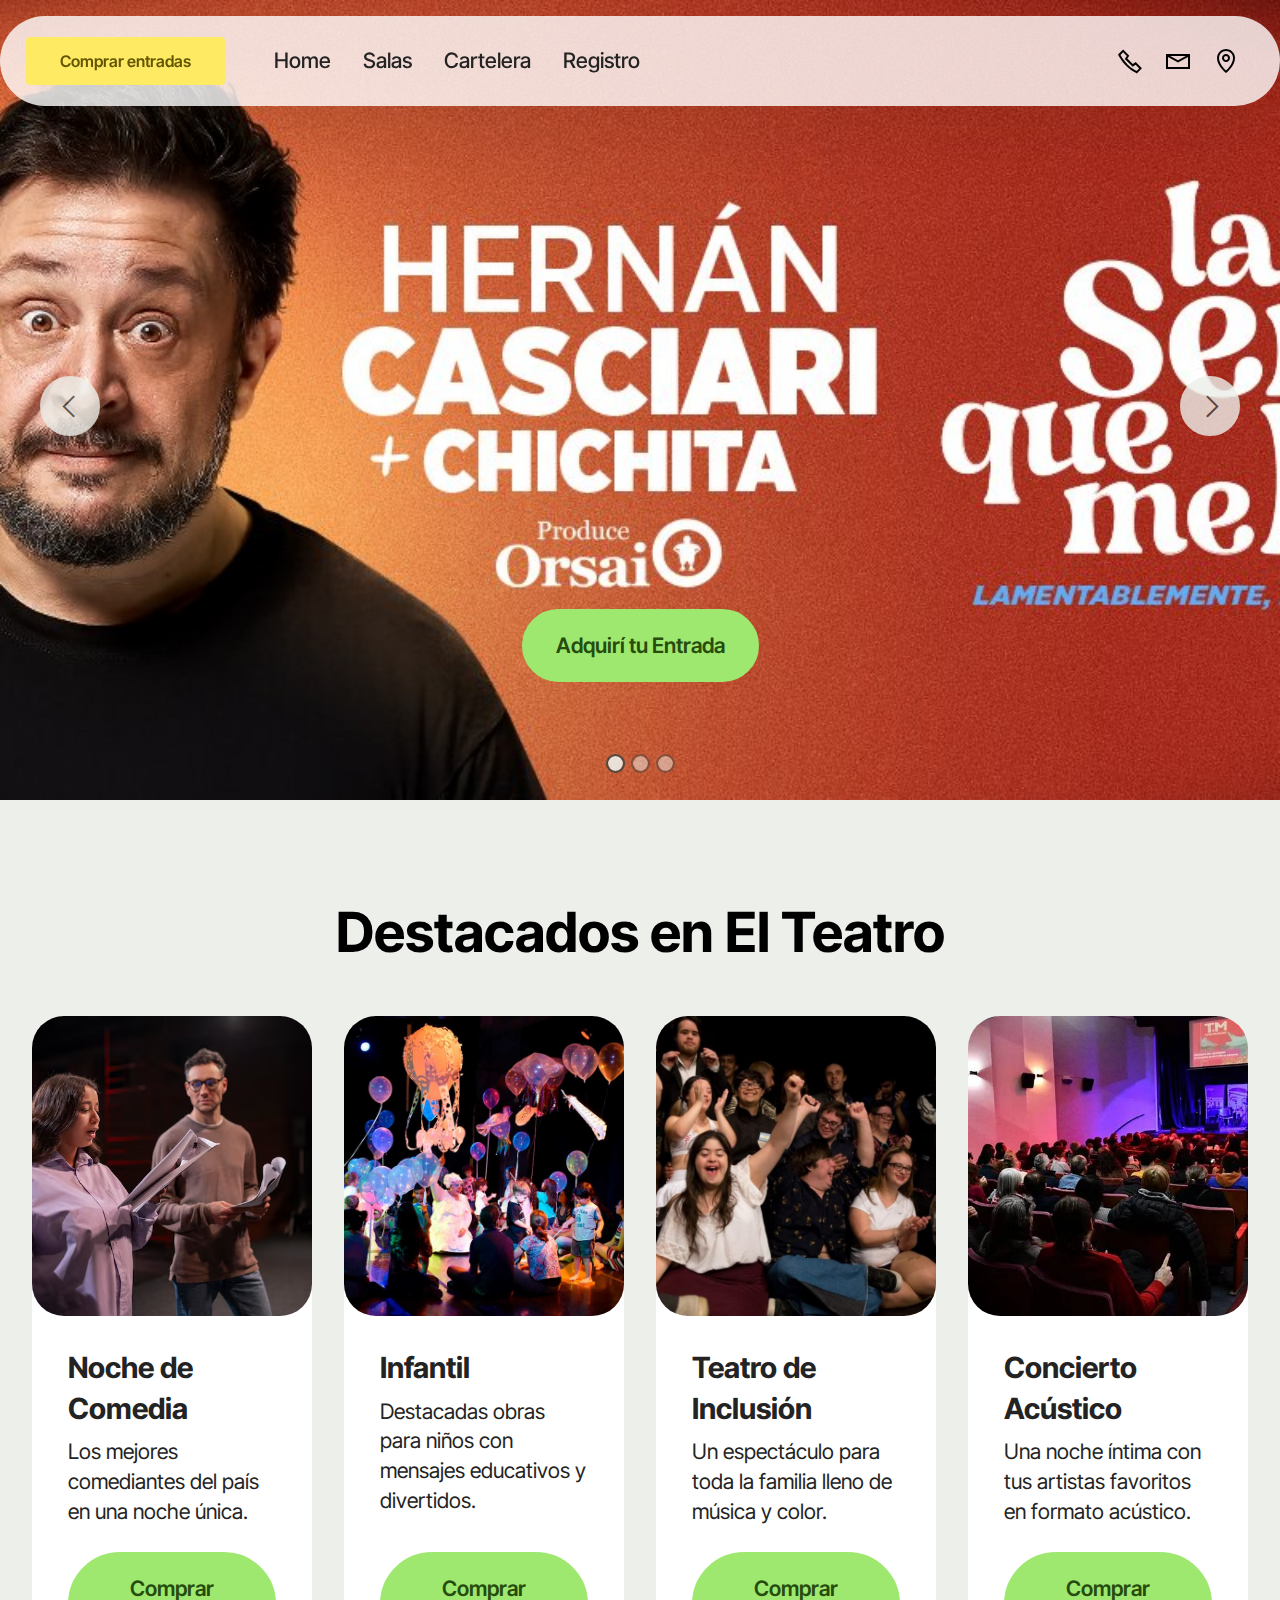
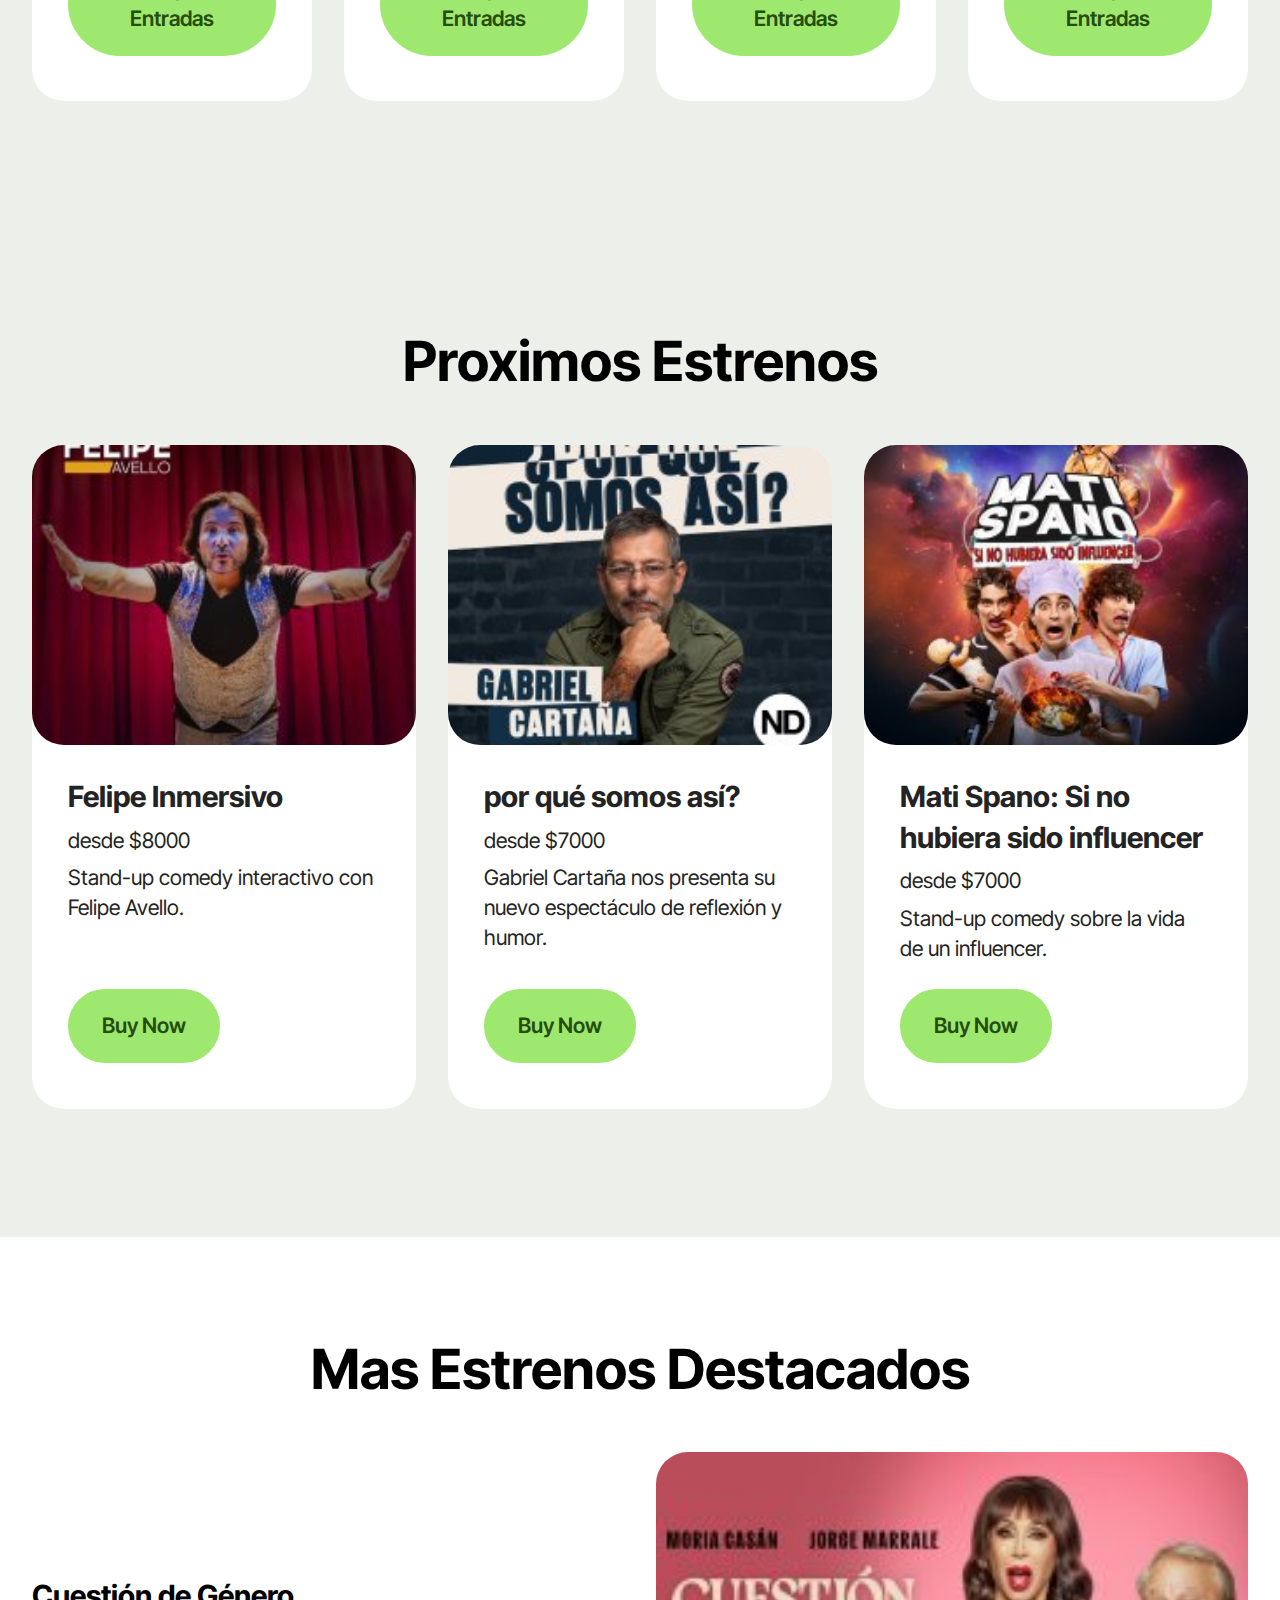
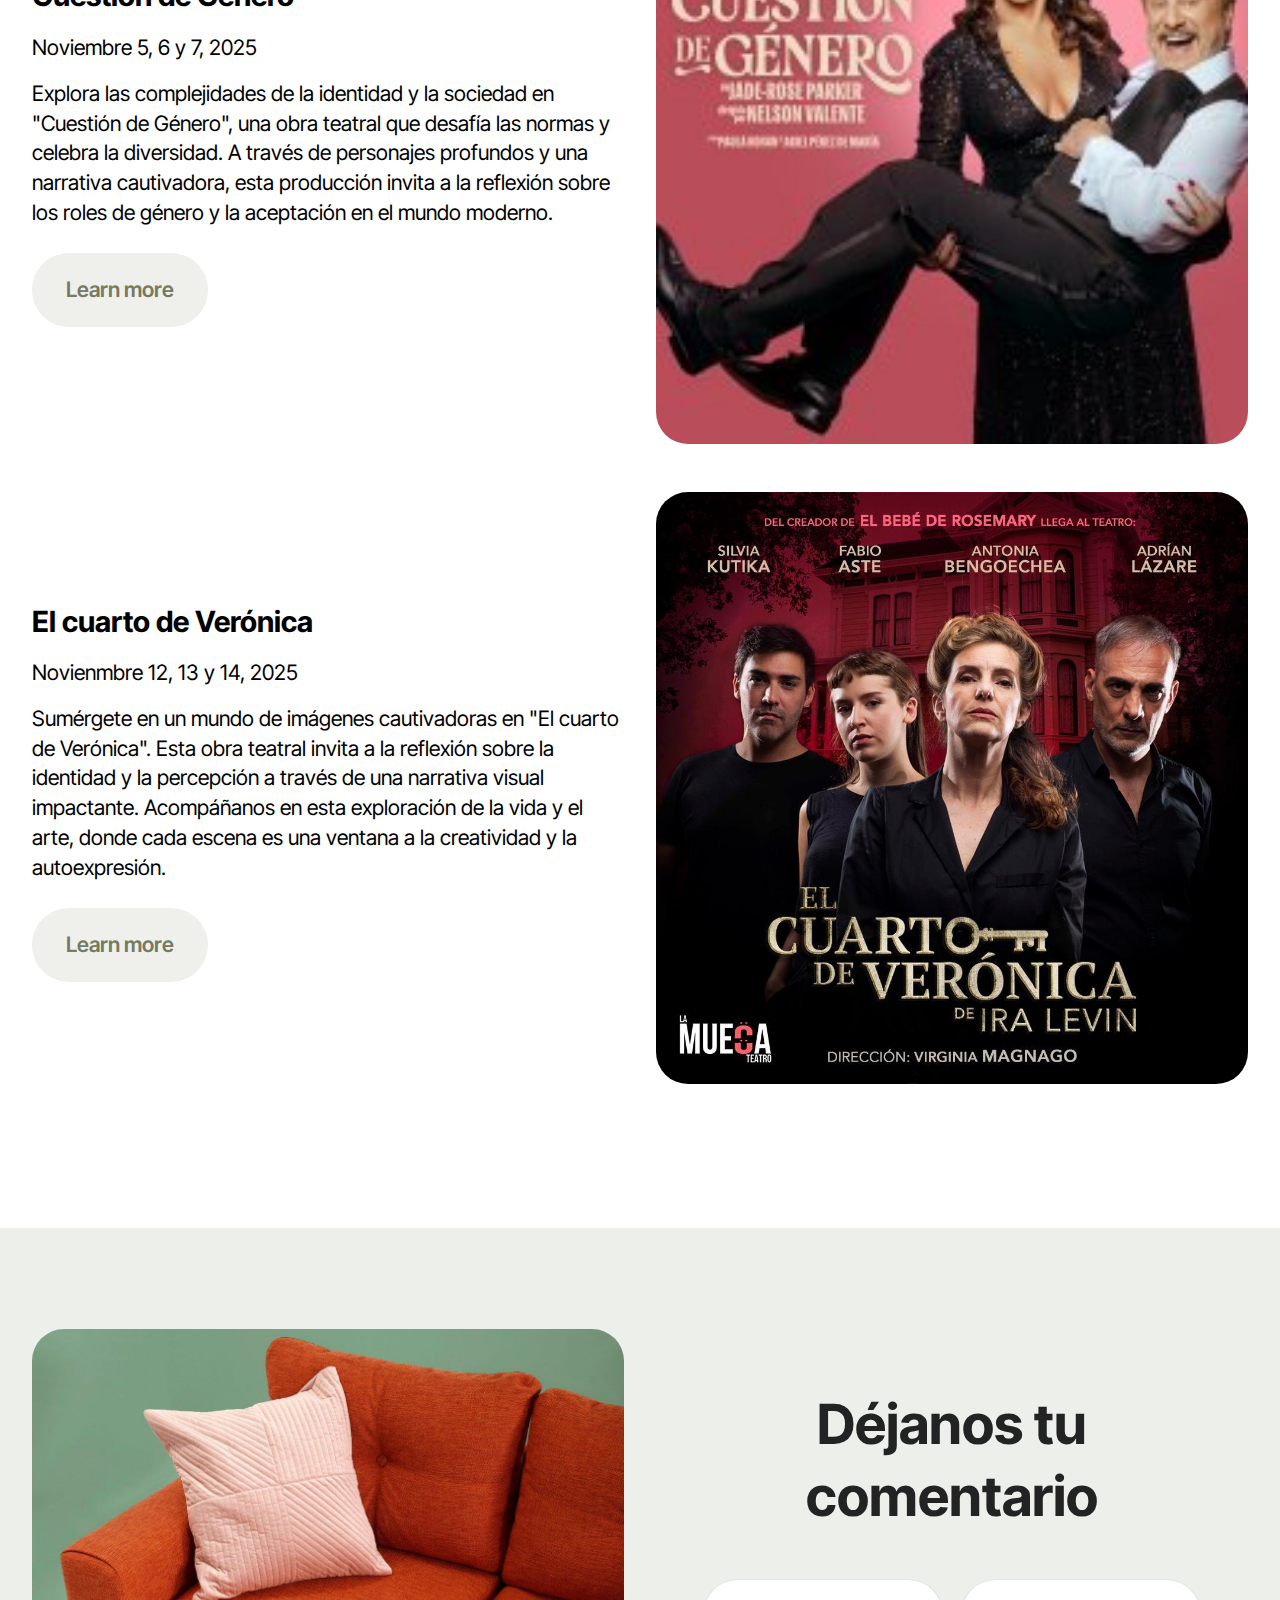
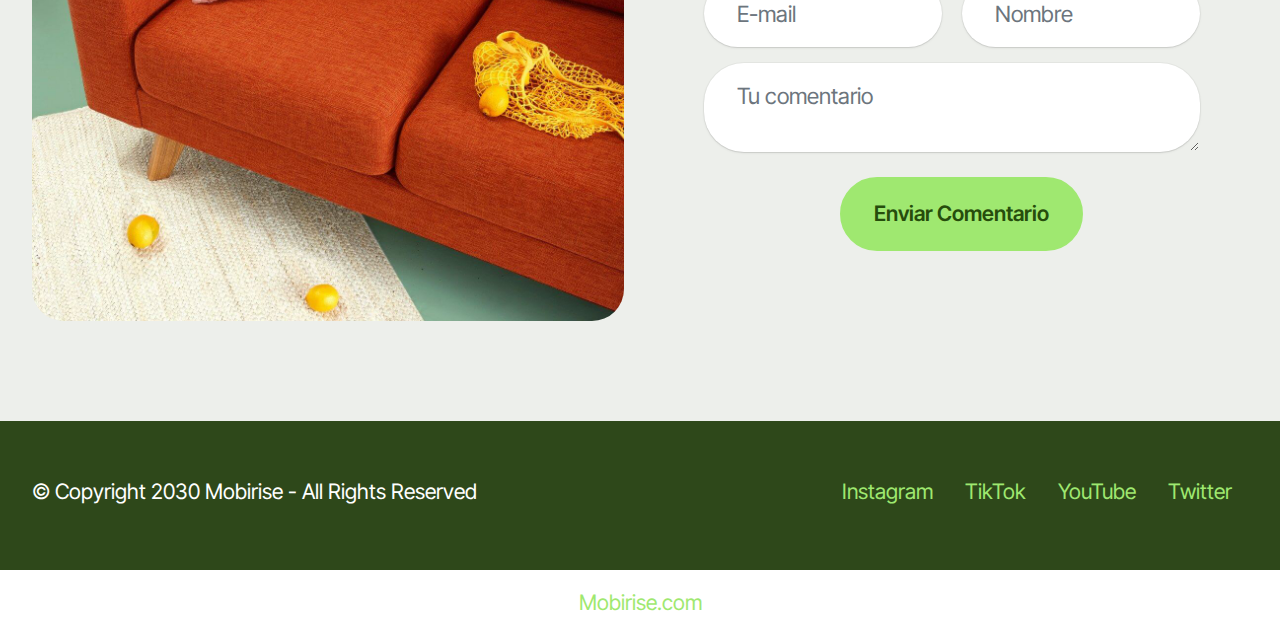
<file: index.html>
<!DOCTYPE html>
<html>

<head>
  <!-- Site made with Mobirise Website Builder v6.1.4, https://mobirise.com -->
  <meta charset="UTF-8">
  <meta http-equiv="X-UA-Compatible" content="IE=edge">
  <meta name="generator" content="Mobirise v6.1.4, mobirise.com">
  <meta name="viewport" content="width=device-width, initial-scale=1, minimum-scale=1">
  <link rel="shortcut icon" href="assets/images/logo2-2.png" type="image/x-icon">
  <meta name="description" content="">


  <title>Home</title>
  <link rel="stylesheet" href="assets/web/assets/mobirise-icons2/mobirise2.css">
  <link rel="stylesheet" href="assets/bootstrap/css/bootstrap.min.css">
  <link rel="stylesheet" href="assets/dropdown/css/style.css">
  <link rel="stylesheet" href="assets/socicon/css/styles.css">
  <link rel="stylesheet" href="assets/theme/css/style.css">
  <link rel="preload" href="https://fonts.googleapis.com/css2?family=Inter+Tight:wght@400;700&display=swap&display=swap"
    as="style" onload="this.onload=null;this.rel='stylesheet'">
  <noscript>
    <link rel="stylesheet"
      href="https://fonts.googleapis.com/css2?family=Inter+Tight:wght@400;700&display=swap&display=swap">
  </noscript>
  <link rel="preload" as="style" href="assets/mobirise/css/mbr-additional.css?v=URQjk2">
  <link rel="stylesheet" href="assets/mobirise/css/mbr-additional.css?v=URQjk2" type="text/css">

  <!-- Google tag (gtag.js) -->
  <script async src="https://www.googletagmanager.com/gtag/js?id=G-3XRW0X608W"></script>
  <script>
    window.dataLayer = window.dataLayer || [];
    function gtag() { dataLayer.push(arguments); }
    gtag('js', new Date());

    gtag('config', 'G-3XRW0X608W');
  </script>
</head>

<body>

  <section data-bs-version="5.1" class="menu menu3 cid-v0v9CVmhK3" once="menu" id="menu03-1">


    <nav class="navbar navbar-dropdown fixed-top navbar-expand-lg navbar-light bg-light">
      <div class="container">
        <a class="navbar-brand d-flex align-items-center" href="index.html">

        </a>
        <a class="btn btn-danger ms-3 d-none d-lg-inline-flex" href="comprar.html"
          style="height:3rem;align-items:center;">Comprar entradas</a>
        <button class="navbar-toggler" type="button" data-bs-toggle="collapse" data-bs-target="#navbarSupportedContent"
          aria-controls="navbarSupportedContent" aria-expanded="false" aria-label="Toggle navigation">
          <span class="navbar-toggler-icon"></span>
        </button>
        <div class="collapse navbar-collapse" id="navbarSupportedContent">
          <ul class="navbar-nav nav-dropdown nav-right" data-app-modern-menu="true">
            <li class="nav-item">
              <a class="nav-link link text-black text-primary display-4" href="index.html">Home</a>
            </li>
            <li class="nav-item">
              <a class="nav-link link text-black show text-primary display-4" href="salas.html"
                aria-expanded="false">Salas</a>
            </li>
            <li class="nav-item">
              <a class="nav-link link text-black text-primary display-4" href="cartelera.html">Cartelera</a>
            </li>
            <li class="nav-item"><a class="nav-link link text-black text-primary display-4"
                href="registro.html">Registro</a></li>
          </ul>
          <div class="icons-menu">
            <a class="iconfont-wrapper" href="https://mobiri.se">
              <span class="p-2 mbr-iconfont mobi-mbri-phone mobi-mbri"></span>
            </a>
            <a class="iconfont-wrapper" href="https://mobiri.se">
              <span class="p-2 mbr-iconfont mobi-mbri-letter mobi-mbri"></span>
            </a>
            <a class="iconfont-wrapper" href="https://mobiri.se">
              <span class="p-2 mbr-iconfont mobi-mbri-map-pin mobi-mbri"></span>
            </a>

          </div>

        </div>
      </div>
    </nav>
  </section>

  <section data-bs-version="5.1" class="slider3 cid-v0va2MssyL" id="slider03-2">

    <div class="carousel slide" id="v0vvSycDnx" data-interval="5000" data-bs-interval="5000">
      <ol class="carousel-indicators">
        <li data-slide-to="0" data-bs-slide-to="0" class="active" data-target="#v0vvSycDnx"
          data-bs-target="#v0vvSycDnx"></li>
        <li data-slide-to="1" data-bs-slide-to="1" data-target="#v0vvSycDnx" data-bs-target="#v0vvSycDnx"></li>
        <li data-slide-to="2" data-bs-slide-to="2" data-target="#v0vvSycDnx" data-bs-target="#v0vvSycDnx"></li>
      </ol>
      <div class="carousel-inner">
        <div class="carousel-item slider-image item active">
          <div class="item-wrapper">
            <img class="d-block w-100" src="assets/images/hernan-casciari---chichita-en-la-senora-que-m.jpg"
              alt="Mobirise Website Builder">

            <div class="carousel-caption">
              <h5 class="mbr-section-subtitle mbr-fonts-style mb-3 display-5">

              </h5>

              <div class="mbr-section-btn mb-5">
                <a class="btn btn-primary display-7" href="comprar.html">Adquirí tu Entrada</a>
              </div>
            </div>
          </div>
        </div>
        <div class="carousel-item slider-image item">
          <div class="item-wrapper">
            <img class="d-block w-100" src="assets/images/toc-toc_.jpg" alt="Mobirise Website Builder">

            <div class="carousel-caption">
              <h5 class="mbr-section-subtitle mbr-fonts-style mb-3 display-5">

              </h5>

              <div class="mbr-section-btn mb-5">
                <a class="btn btn-primary display-7" href="https://mobiri.se">Adquirí tu Entrada</a>
              </div>
            </div>
          </div>
        </div>
        <div class="carousel-item slider-image item">
          <div class="item-wrapper">
            <img class="d-block w-100" src="assets/images/viuda-e-hijas.jpg" alt="Mobirise Website Builder">

            <div class="carousel-caption">
              <h5 class="mbr-section-subtitle mbr-fonts-style mb-3 display-5">

              </h5>

              <div class="mbr-section-btn mb-5">
                <a class="btn btn-primary display-7" href="https://mobiri.se">Adquirí tu Entrada</a>
              </div>
            </div>
          </div>
        </div>
      </div>
      <a class="carousel-control carousel-control-prev" role="button" data-slide="prev" data-bs-slide="prev"
        href="#v0vvSycDnx">
        <span class="mobi-mbri mobi-mbri-arrow-prev" aria-hidden="true"></span>
        <span class="sr-only visually-hidden">Previous</span>
      </a>
      <a class="carousel-control carousel-control-next" role="button" data-slide="next" data-bs-slide="next"
        href="#v0vvSycDnx">
        <span class="mobi-mbri mobi-mbri-arrow-next" aria-hidden="true"></span>
        <span class="sr-only visually-hidden">Next</span>
      </a>
    </div>
  </section>

  <section data-bs-version="5.1" class="pricing02 cid-v0vaHdSB7j" id="destacados-1">
    <div class="container">
      <div class="row justify-content-center">
        <div class="col-12 content-head">
          <div class="mbr-section-head mb-5">
            <h4 class="mbr-section-title mbr-fonts-style align-center mb-0 display-2">
              <strong>Destacados en El Teatro</strong>
            </h4>
          </div>
        </div>
      </div>
      <div class="row">
        <div class="item features-image col-12 col-md-6 col-lg-3">
          <div class="item-wrapper">
            <div class="item-img">
              <img src="assets/images/destacado1.jpg" alt="Obra Destacada 1">
            </div>
            <div class="item-content">
              <h5 class="item-title mbr-fonts-style display-5">
                <strong>Noche de Comedia</strong>
              </h5>
              <p class="mbr-text mbr-fonts-style display-7">
                Los mejores comediantes del país en una noche única.
              </p>
              <div class="mbr-section-btn item-footer"><a href="comprar.html"
                  class="btn item-btn btn-primary display-7">Comprar Entradas</a>
              </div>
            </div>
          </div>
        </div>
        <div class="item features-image col-12 col-md-6 col-lg-3">
          <div class="item-wrapper">
            <div class="item-img">
              <img src="assets/images/destacado2.jpg" alt="Obra Destacada 2">
            </div>
            <div class="item-content">
              <h5 class="item-title mbr-fonts-style display-5">
                <strong>Infantil</strong>
              </h5>
              <p class="mbr-text mbr-fonts-style display-7">
                Destacadas obras para niños con mensajes educativos y divertidos.
              </p>
              <div class="mbr-section-btn item-footer"><a href="comprar.html"
                  class="btn item-btn btn-primary display-7">Comprar Entradas</a>
              </div>
            </div>
          </div>
        </div>
        <div class="item features-image col-12 col-md-6 col-lg-3">
          <div class="item-wrapper">
            <div class="item-img">
              <img src="assets/images/destacado3.jpg" alt="Obra Destacada 3">
            </div>
            <div class="item-content">
              <h5 class="item-title mbr-fonts-style display-5">
                <strong>Teatro de Inclusión</strong>
              </h5>
              <p class="mbr-text mbr-fonts-style display-7">
                Un espectáculo para toda la familia lleno de música y color.
              </p>
              <div class="mbr-section-btn item-footer"><a href="comprar.html"
                  class="btn item-btn btn-primary display-7">Comprar Entradas</a>
              </div>
            </div>
          </div>
        </div>
        <div class="item features-image col-12 col-md-6 col-lg-3">
          <div class="item-wrapper">
            <div class="item-img">
              <img src="assets/images/destacada4.jpg" alt="Obra Destacada 4">
            </div>
            <div class="item-content">
              <h5 class="item-title mbr-fonts-style display-5">
                <strong>Concierto Acústico</strong>
              </h5>
              <p class="mbr-text mbr-fonts-style display-7">
                Una noche íntima con tus artistas favoritos en formato acústico.
              </p>
              <div class="mbr-section-btn item-footer"><a href="comprar.html"
                  class="btn item-btn btn-primary display-7">Comprar Entradas</a>
              </div>
            </div>
          </div>
        </div>
      </div>
    </div>
  </section>

  <section data-bs-version="5.1" class="pricing02 cid-v0vaHdSB7j" id="pricing02-4">


    <div class="container">
      <div class="row justify-content-center">
        <div class="col-12 content-head">
          <div class="mbr-section-head mb-5">
            <h4 class="mbr-section-title mbr-fonts-style align-center mb-0 display-2">
              <strong>Proximos Estrenos</strong>
            </h4>


          </div>
        </div>
      </div>
      <div class="row">
        <div class="item features-image col-12 col-md-6 col-lg-4">
          <div class="item-wrapper">
            <div class="item-img">
              <img src="assets/images/felipe-avello---felipe-inmersivo.jpg" alt="Mobirise Website Builder">
            </div>
            <div class="item-content">
              <h5 class="item-title mbr-fonts-style display-5">
                <strong>Felipe Inmersivo</strong>
              </h5>
              <h6 class="item-subtitle mbr-fonts-style display-7">
                desde $8000
              </h6>
              <p class="mbr-text mbr-fonts-style display-7">
                Stand-up comedy interactivo con Felipe Avello.
              </p>
              <div class="mbr-section-btn item-footer"><a href="" class="btn item-btn btn-primary display-7">Buy Now</a>
              </div>
            </div>

          </div>
        </div>
        <div class="item features-image col-12 col-md-6 col-lg-4">
          <div class="item-wrapper">
            <div class="item-img">
              <img src="assets/images/gabriel-cartana---por-que-somos-asi.jpg" alt="Mobirise Website Builder">
            </div>
            <div class="item-content">
              <h5 class="item-title mbr-fonts-style display-5">
                <strong>por qué somos así?</strong>
              </h5>
              <h6 class="item-subtitle mbr-fonts-style display-7">
                desde $7000
              </h6>
              <p class="mbr-text mbr-fonts-style display-7">
                Gabriel Cartaña nos presenta su nuevo espectáculo de reflexión y humor.
              </p>
              <div class="mbr-section-btn item-footer"><a href="" class="btn item-btn btn-primary display-7">Buy Now</a>
              </div>
            </div>
          </div>
        </div>
        <div class="item features-image col-12 col-md-6 col-lg-4">
          <div class="item-wrapper">
            <div class="item-img">
              <img src="assets/images/mati-spano-en-si-no-hubiera-sido-influencer.jpg" alt="Mobirise Website Builder">
            </div>
            <div class="item-content">
              <h5 class="item-title mbr-fonts-style display-5">
                <strong>Mati Spano: Si no hubiera sido influencer</strong>
              </h5>
              <h6 class="item-subtitle mbr-fonts-style display-7">
                desde $7000
              </h6>
              <p class="mbr-text mbr-fonts-style display-7">
                Stand-up comedy sobre la vida de un influencer.
              </p>
              <div class="mbr-section-btn item-footer"><a href="" class="btn item-btn btn-primary display-7">Buy Now</a>
              </div>
            </div>
          </div>
        </div>
      </div>
    </div>
  </section>

  <section data-bs-version="5.1" class="news05 cid-v0vaNbdF3d" id="news05-5">

    <div class="container">
      <div class="row justify-content-center">
        <div class="col-12 mb-5 content-head">
          <h3 class="mbr-section-title mbr-fonts-style align-center mb-0 display-2">
            <strong>Mas Estrenos Destacados</strong>
          </h3>

        </div>
      </div>
      <div class="row justify-content-center item features-without-image mb-5 active">
        <div class="col-12 col-lg-6">
          <img class="w-100" src="assets/images/cuestion-de-genero.jpg" alt="Mobirise Website Builder">
        </div>
        <div class="col-12 col-lg item-wrapper">
          <h5 class="mbr-card-title mbr-fonts-style mt-3 mb-3 display-5">
            <strong>Cuestión de Género</strong>
          </h5>
          <h6 class="mbr-card-subtitle mbr-fonts-style mt-0 mb-3 display-7">
            Noviembre 5, 6 y 7, 2025
          </h6>
          <p class="mbr-text mbr-fonts-style mt-0 mb-3 display-7">
            Explora las complejidades de la identidad y la sociedad en "Cuestión de Género", una obra teatral que
            desafía
            las normas y celebra la diversidad. A través de personajes profundos y una narrativa cautivadora, esta
            producción invita a la reflexión sobre los roles de género y la aceptación en el mundo moderno.
          </p>
          <div class="mbr-section-btn">
            <a class="btn btn-white display-7" href="https://mobiri.se">Learn more</a>
          </div>
        </div>
      </div>
      <div class="row justify-content-center item features-without-image mb-5">
        <div class="col-12 col-lg-6">
          <img class="w-100" src="assets/images/PHOTO-2021-01-20-09-14-20.jpg" alt="Mobirise Website Builder"
            data-slide-to="2" data-bs-slide-to="2">
        </div>
        <div class="col-12 col-lg item-wrapper">
          <h5 class="mbr-card-title mbr-fonts-style mt-3 mb-3 display-5">
            <strong>El cuarto de Verónica</strong>
          </h5>
          <h6 class="mbr-card-subtitle mbr-fonts-style mt-0 mb-3 display-7">
            Novienmbre 12, 13 y 14, 2025
          </h6>
          <p class="mbr-text mbr-fonts-style mt-0 mb-3 display-7">
            Sumérgete en un mundo de imágenes cautivadoras en "El cuarto de Verónica". Esta obra teatral invita a la
            reflexión sobre la identidad y la percepción a través de una narrativa visual impactante. Acompáñanos en
            esta exploración de la vida y el arte, donde cada escena es una ventana a la creatividad y la
            autoexpresión.
          </p>
          <div class="mbr-section-btn">
            <a class="btn btn-white display-7" href="https://mobiri.se">Learn more</a>
          </div>
        </div>
      </div>
    </div>
  </section>

  <section data-bs-version="5.1" class="form03 cid-v0vfetVW9j" id="formulario-comentarios-1">
    <div class="container">
      <div class="row justify-content-center">
        <div class="col-12 col-lg item-wrapper">
          <div class="mbr-section-head mb-5">
            <h3 class="mbr-section-title mbr-fonts-style align-center mb-0 display-2">
              <strong>Déjanos tu comentario</strong>
            </h3>
          </div>
          <div class="col-lg-12 mx-auto mbr-form" data-form-type="formoid">
            <form action="https://mobirise.eu/" method="POST" class="mbr-form form-with-styler"
              data-form-title="Form Name">
              <div class="dragArea row">
                <div class="col-md col-sm-12 form-group mb-3" data-for="name">
                  <input type="text" name="name" placeholder="Nombre" data-form-field="name" class="form-control"
                    value="" id="name-form03-o">
                </div>
                <div class="col-md col-sm-12 form-group mb-3" data-for="email">
                  <input type="email" name="email" placeholder="E-mail" data-form-field="email" class="form-control"
                    value="" id="email-form03-o">
                </div>
                <div class="col-12 form-group mb-3" data-for="textarea">
                  <textarea name="textarea" placeholder="Tu comentario" data-form-field="textarea" class="form-control"
                    id="textarea-form03-o"></textarea>
                </div>
                <div class="col-lg-12 col-md-12 col-sm-12 align-center mbr-section-btn">
                  <button type="submit" class="btn btn-primary display-7">
                    Enviar Comentario
                  </button>
                </div>
              </div>
            </form>
          </div>
        </div>
        <div class="col-12 col-lg-6">
          <div class="image-wrapper">
            <img class="w-100" src="assets/images/gallery01.jpg" alt="Dejar un comentario">
          </div>
        </div>
      </div>
    </div>
  </section>

  <section data-bs-version="5.1" class="footer2 cid-v0vaWounLi" once="footers" id="footer02-7">





    <div class="container">
      <div class="row">
        <div class="col-12 col-lg-6 center mt-2 mb-3">
          <p class="mbr-fonts-style copyright mb-0 display-7">
            © Copyright 2030 Mobirise - All Rights Reserved
          </p>
        </div>
        <div class="col-12 col-lg-6 center">
          <div class="row-links mt-2 mb-3">
            <ul class="row-links-soc">




              <li class="row-links-soc-item mbr-fonts-style display-7">
                <a href="#" class="text-primary">Instagram</a>
              </li>
              <li class="row-links-soc-item mbr-fonts-style display-7">
                <a href="#" class="text-primary">TikTok</a>
              </li>
              <li class="row-links-soc-item mbr-fonts-style display-7">
                <a href="#" class="text-primary">YouTube</a>
              </li>
              <li class="row-links-soc-item mbr-fonts-style display-7">
                <a href="#" class="text-primary">Twitter</a>
              </li>
            </ul>
          </div>
        </div>
      </div>
    </div>
  </section>
  <section class="display-7"
    style="padding: 0;align-items: center;justify-content: center;flex-wrap: wrap;    align-content: center;display: flex;position: relative;height: 4rem;">
    <a href="https://mobiri.se/4272468" style="flex: 1 1;height: 4rem;position: absolute;width: 100%;z-index: 1;"><img
        alt="" style="height: 4rem;"
        src="[data-uri]"></a>
    <p style="margin: 0;text-align: center;" class="display-7">&#8204;</p><a style="z-index:1"
      href="https://mobirise.com">Mobirise.com </a>
  </section>
  <script src="assets/bootstrap/js/bootstrap.bundle.min.js"></script>
  <script src="assets/smoothscroll/smooth-scroll.js"></script>
  <script src="assets/ytplayer/index.js"></script>
  <script src="assets/dropdown/js/navbar-dropdown.js"></script>
  <script src="assets/theme/js/script.js"></script>


</body>

</html>
</file>
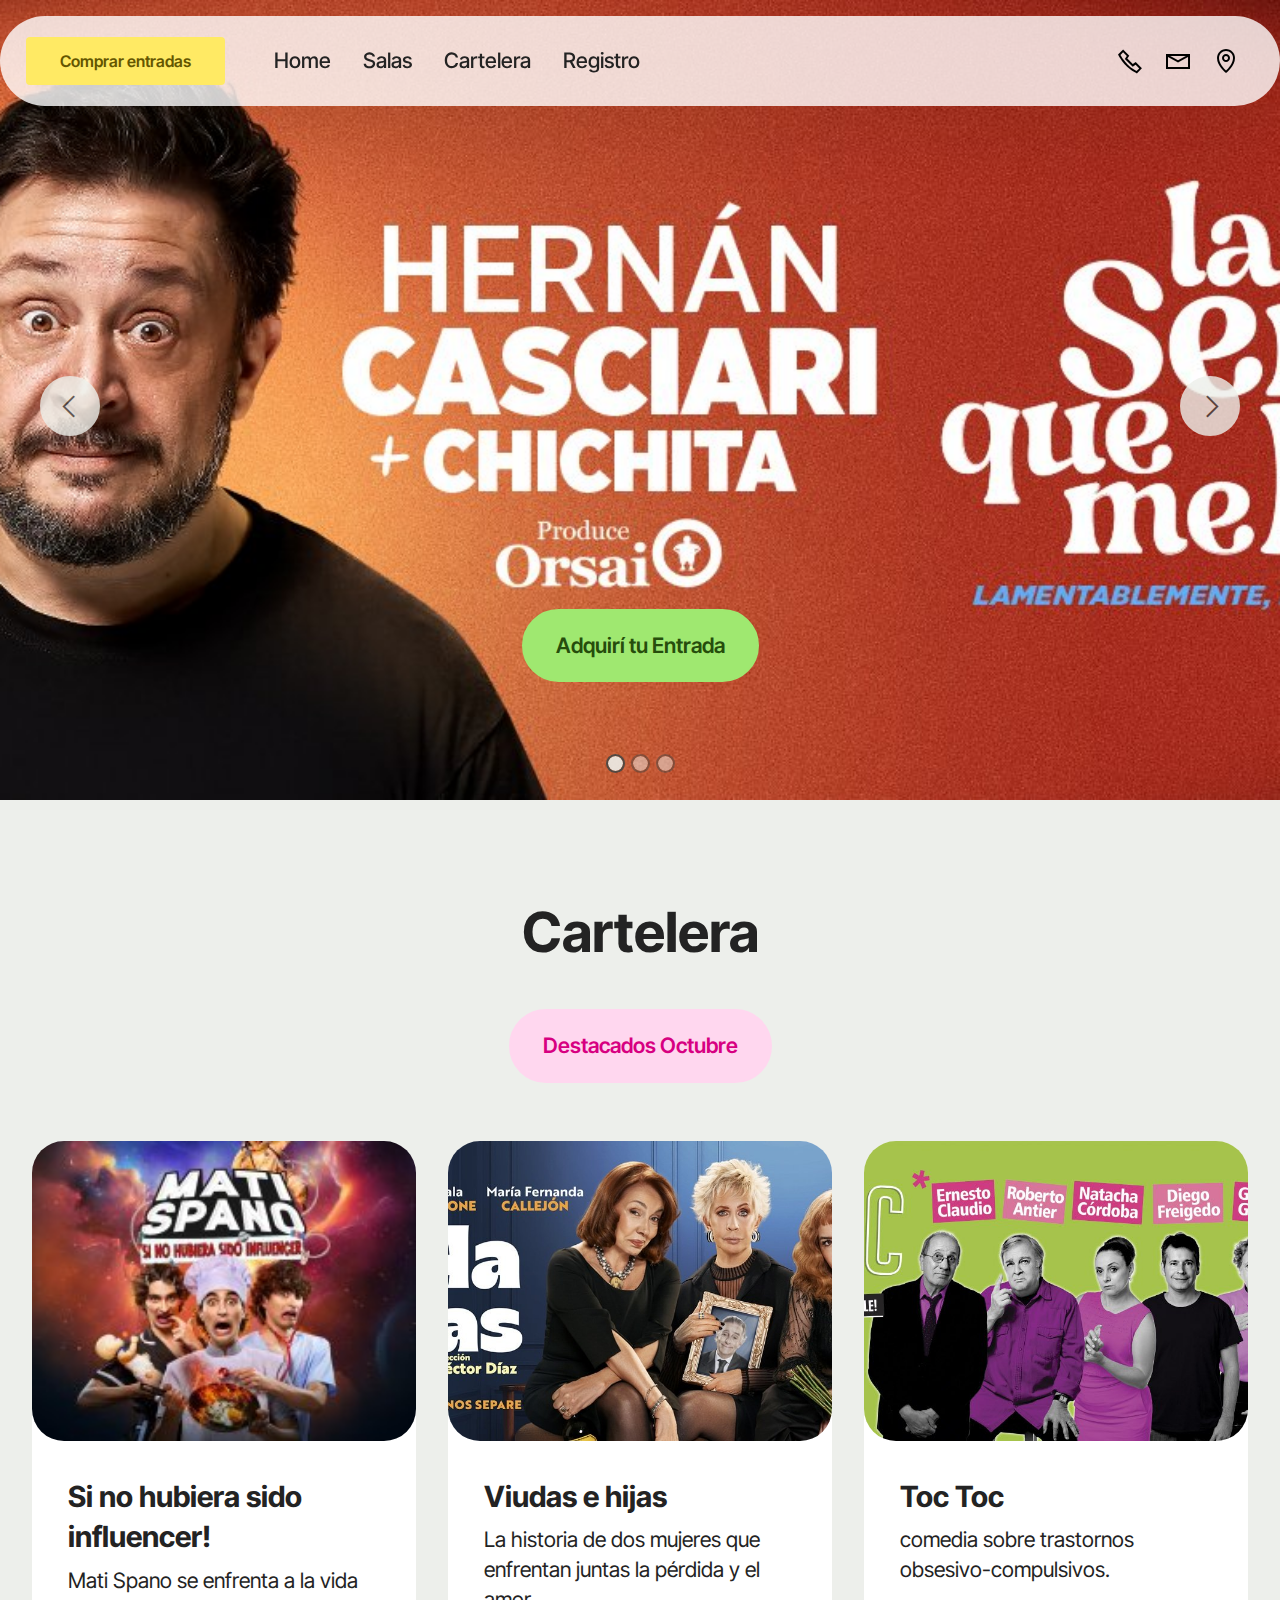
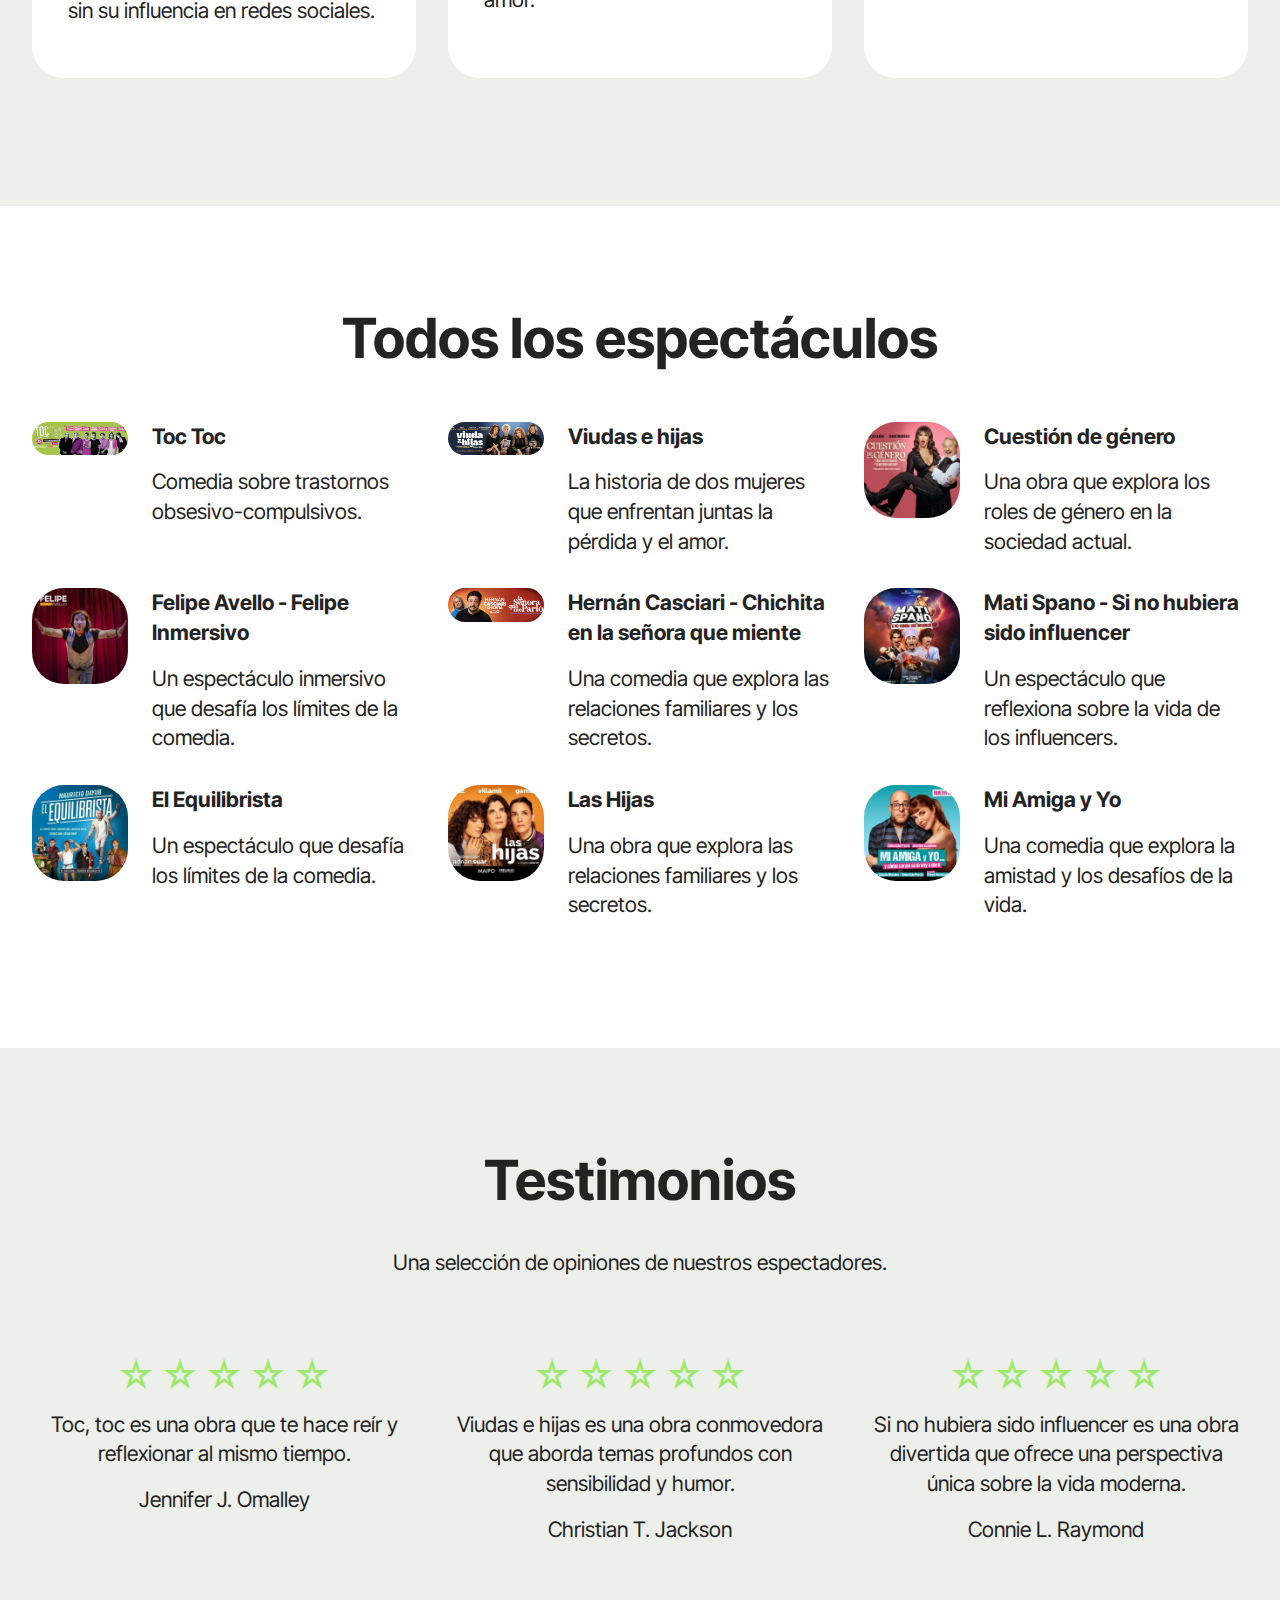
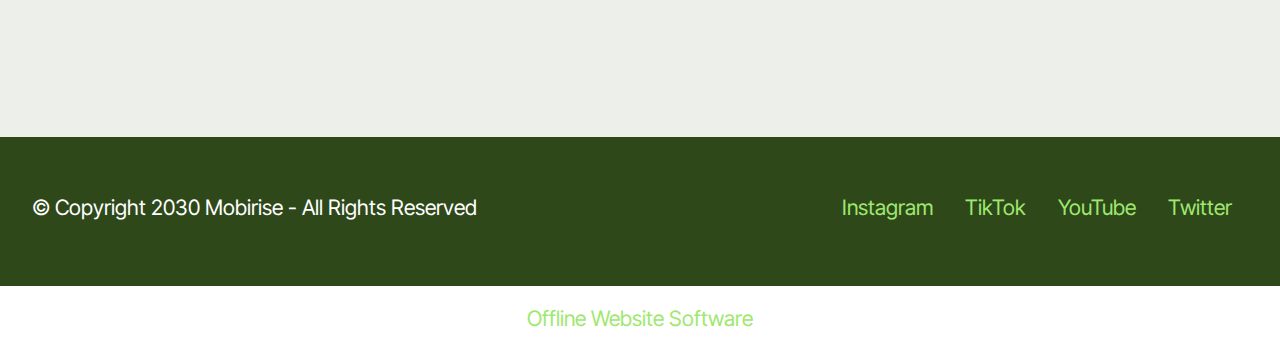
<file: cartelera.html>
<!DOCTYPE html>
<html>

<head>
	<!-- Site made with Mobirise Website Builder v6.1.4, https://mobirise.com -->
	<meta charset="UTF-8">
	<meta http-equiv="X-UA-Compatible" content="IE=edge">
	<meta name="generator" content="Mobirise v6.1.4, mobirise.com">
	<meta name="viewport" content="width=device-width, initial-scale=1, minimum-scale=1">
	<link rel="shortcut icon" href="assets/images/logo2-2.png" type="image/x-icon">
	<meta name="description" content="">


	<title>Cartelera</title>
	<link rel="stylesheet" href="assets/web/assets/mobirise-icons2/mobirise2.css">
	<link rel="stylesheet" href="assets/bootstrap/css/bootstrap.min.css">
	<link rel="stylesheet" href="assets/dropdown/css/style.css">
	<link rel="stylesheet" href="assets/theme/css/style.css">
	<link rel="preload" href="https://fonts.googleapis.com/css2?family=Inter+Tight:wght@400;700&display=swap&display=swap"
		as="style" onload="this.onload=null;this.rel='stylesheet'">
	<noscript>
		<link rel="stylesheet"
			href="https://fonts.googleapis.com/css2?family=Inter+Tight:wght@400;700&display=swap&display=swap">
	</noscript>
	<link rel="preload" as="style" href="assets/mobirise/css/mbr-additional.css?v=7iPpeY">
	<link rel="stylesheet" href="assets/mobirise/css/mbr-additional.css?v=7iPpeY" type="text/css">

	<!-- Google tag (gtag.js) -->
	<script async src="https://www.googletagmanager.com/gtag/js?id=G-3XRW0X608W"></script>
	<script>
		window.dataLayer = window.dataLayer || [];
		function gtag() {
			dataLayer.push(arguments);
		}
		gtag('js', new Date());

		gtag('config', 'G-3XRW0X608W');
	</script>
</head>

<body>

	<section data-bs-version="5.1" class="menu menu3 cid-v0v9CVmhK3" once="menu" id="menu03-f">


		<nav class="navbar navbar-dropdown navbar-fixed-top navbar-expand-lg">
			<div class="container">
				<div class="navbar-brand d-flex align-items-center">
					<span class="navbar-logo">
						<a href="https://mobiri.se">

						</a>
					</span>
					<a class="btn btn-danger ms-3" href="comprar.html"
						style="height:3rem;display:inline-flex;align-items:center;">Comprar entradas</a>

				</div>
				<button class="navbar-toggler" type="button" data-toggle="collapse" data-bs-toggle="collapse"
					data-target="#navbarSupportedContent" data-bs-target="#navbarSupportedContent"
					aria-controls="navbarNavAltMarkup" aria-expanded="false" aria-label="Toggle navigation">
					<div class="hamburger">
						<span></span>
						<span></span>
						<span></span>
						<span></span>
					</div>
				</button>
				<div class="collapse navbar-collapse" id="navbarSupportedContent">
					<ul class="navbar-nav nav-dropdown nav-right" data-app-modern-menu="true">
						<li class="nav-item">
							<a class="nav-link link text-black text-primary display-4" href="index.html">Home</a>
						</li>
						<li class="nav-item">
							<a class="nav-link link text-black show text-primary display-4" href="salas.html"
								aria-expanded="false">Salas</a>
						</li>
						<li class="nav-item">
							<a class="nav-link link text-black text-primary display-4" href="cartelera.html">Cartelera</a>
						</li>
						<li class="nav-item"><a class="nav-link link text-black text-primary display-4"
								href="registro.html">Registro</a></li>
					</ul>
					<div class="icons-menu">
						<a class="iconfont-wrapper" href="https://mobiri.se">
							<span class="p-2 mbr-iconfont mobi-mbri-phone mobi-mbri"></span>
						</a>
						<a class="iconfont-wrapper" href="https://mobiri.se">
							<span class="p-2 mbr-iconfont mobi-mbri-letter mobi-mbri"></span>
						</a>
						<a class="iconfont-wrapper" href="https://mobiri.se">
							<span class="p-2 mbr-iconfont mobi-mbri-map-pin mobi-mbri"></span>
						</a>

					</div>

				</div>
			</div>
		</nav>
	</section>

	<section data-bs-version="5.1" class="slider3 cid-v0va2MssyL" id="slider03-2">

		<div class="carousel slide" id="v0vvSycDnx" data-interval="5000" data-bs-interval="5000">
			<ol class="carousel-indicators">
				<li data-slide-to="0" data-bs-slide-to="0" class="active" data-target="#v0vvSycDnx"
					data-bs-target="#v0vvSycDnx">
				</li>
				<li data-slide-to="1" data-bs-slide-to="1" data-target="#v0vvSycDnx" data-bs-target="#v0vvSycDnx"></li>
				<li data-slide-to="2" data-bs-slide-to="2" data-target="#v0vvSycDnx" data-bs-target="#v0vvSycDnx"></li>
			</ol>
			<div class="carousel-inner">
				<div class="carousel-item slider-image item active">
					<div class="item-wrapper">
						<img class="d-block w-100" src="assets/images/hernan-casciari---chichita-en-la-senora-que-m.jpg"
							alt="Mobirise Website Builder">

						<div class="carousel-caption">
							<h5 class="mbr-section-subtitle mbr-fonts-style mb-3 display-5">

							</h5>

							<div class="mbr-section-btn mb-5">
								<a class="btn btn-primary display-7" href="https://mobiri.se">Adquirí tu Entrada</a>
							</div>
						</div>
					</div>
				</div>
				<div class="carousel-item slider-image item">
					<div class="item-wrapper">
						<img class="d-block w-100" src="assets/images/toc-toc_.jpg" alt="Mobirise Website Builder">

						<div class="carousel-caption">
							<h5 class="mbr-section-subtitle mbr-fonts-style mb-3 display-5">

							</h5>

							<div class="mbr-section-btn mb-5">
								<a class="btn btn-primary display-7" href="comprar.html">Adquirí tu Entrada</a>
							</div>
						</div>
					</div>
				</div>
				<div class="carousel-item slider-image item">
					<div class="item-wrapper">
						<img class="d-block w-100" src="assets/images/viuda-e-hijas.jpg" alt="Mobirise Website Builder">

						<div class="carousel-caption">
							<h5 class="mbr-section-subtitle mbr-fonts-style mb-3 display-5">

							</h5>

							<div class="mbr-section-btn mb-5">
								<a class="btn btn-primary display-7" href="comprar.html">Adquirí tu Entrada</a>
							</div>
						</div>
					</div>
				</div>
			</div>
			<a class="carousel-control carousel-control-prev" role="button" data-slide="prev" data-bs-slide="prev"
				href="#v0vvSycDnx">
				<span class="mobi-mbri mobi-mbri-arrow-prev" aria-hidden="true"></span>
				<span class="sr-only visually-hidden">Previous</span>
			</a>
			<a class="carousel-control carousel-control-next" role="button" data-slide="next" data-bs-slide="next"
				href="#v0vvSycDnx">
				<span class="mobi-mbri mobi-mbri-arrow-next" aria-hidden="true"></span>
				<span class="sr-only visually-hidden">Next</span>
			</a>
		</div>
	</section>

	<section data-bs-version="5.1" class="features6 start cid-v0vesxFgpJ" id="features06-i">


		<div class="container">
			<div class="row justify-content-center">
				<div class="col-12 content-head">
					<div class="mbr-section-head mb-5">
						<h4 class="mbr-section-title mbr-fonts-style align-center mb-0 display-2">
							<strong>Cartelera</strong>
						</h4>

						<div class="mbr-section-btn item-footer mt-4">
							<a href="" class="btn item-btn btn-secondary display-7">Destacados Octubre</a>
						</div>
					</div>
				</div>
			</div>
			<div class="row">
				<div class="item features-image col-12 col-md-6 col-lg-4">
					<div class="item-wrapper">
						<div class="item-img">
							<img src="assets/images/mati-spano-en-si-no-hubiera-sido-influencer.jpg" alt="Mobirise Website Builder">
						</div>
						<div class="item-content">
							<h5 class="item-title mbr-fonts-style display-5">
								<strong>Si no hubiera sido influencer!</strong>
							</h5>
							<p class="mbr-text mbr-fonts-style display-7">
								Mati Spano se enfrenta a la vida sin su influencia en redes sociales.
							</p>

						</div>
					</div>
				</div>
				<div class="item features-image col-12 col-md-6 col-lg-4">
					<div class="item-wrapper">
						<div class="item-img">
							<img src="assets/images/viuda-e-hijas.jpg" alt="Mobirise Website Builder">
						</div>
						<div class="item-content">
							<h5 class="item-title mbr-fonts-style display-5">
								<strong>Viudas e hijas</strong>
							</h5>
							<p class="mbr-text mbr-fonts-style display-7">
								La historia de dos mujeres que enfrentan juntas la pérdida y el amor.
							</p>

						</div>
					</div>
				</div>
				<div class="item features-image col-12 col-md-6 col-lg-4">
					<div class="item-wrapper">
						<div class="item-img">
							<img src="assets/images/toc-toc_.jpg" alt="Mobirise Website Builder">
						</div>
						<div class="item-content">
							<h5 class="item-title mbr-fonts-style display-5">
								<strong>Toc Toc</strong>
							</h5>
							<p class="mbr-text mbr-fonts-style display-7">
								comedia sobre trastornos obsesivo-compulsivos.
								<br>
							</p>

						</div>
					</div>
				</div>
			</div>
		</div>
	</section>

	<section data-bs-version="5.1" class="features15 cid-v0veulmd4X" id="features015-j">




		<div class="container">
			<div class="row justify-content-center">
				<div class="col-12 content-head">
					<div class="mbr-section-head mb-5">
						<h4 class="mbr-section-title mbr-fonts-style align-center mb-0 display-2">
							<strong>Todos los espectáculos</strong>
						</h4>

					</div>
				</div>
			</div>
			<div class="row">
				<div class="item features-without-image col-12 col-lg-4 active">
					<div class="item-wrapper">
						<div class="img-wrapper">
							<img src="assets/images/toc-toc_.jpg" alt="Mobirise Website Builder">
						</div>
						<div class="card-box">
							<h4 class="card-title mbr-fonts-style mb-0 display-7">
								<strong>Toc Toc</strong>
							</h4>
							<h5 class="card-text mbr-fonts-style mt-3 display-7">
								<div>Comedia sobre trastornos obsesivo-compulsivos.</div>
							</h5>
						</div>
					</div>
				</div>
				<div class="item features-without-image col-12 col-lg-4">
					<div class="item-wrapper">
						<div class="img-wrapper">
							<img src="assets/images/viuda-e-hijas.jpg" alt="Mobirise Website Builder" data-slide-to="1"
								data-bs-slide-to="1">
						</div>
						<div class="card-box">
							<h4 class="card-title mbr-fonts-style mb-0 display-7">
								<strong>Viudas e hijas</strong>
							</h4>
							<h5 class="card-text mbr-fonts-style mt-3 display-7">
								La historia de dos mujeres que enfrentan juntas la pérdida y el amor.
							</h5>
						</div>
					</div>
				</div>
				<div class="item features-without-image col-12 col-lg-4">
					<div class="item-wrapper">
						<div class="img-wrapper">
							<img src="assets/images/cuestion-de-genero.jpg" alt="Mobirise Website Builder" data-bs-slide-to="2"
								data-slide-to="2">
						</div>
						<div class="card-box">
							<h4 class="card-title mbr-fonts-style mb-0 display-7">
								<strong>Cuestión de género</strong>
							</h4>
							<h5 class="card-text mbr-fonts-style mt-3 display-7">
								Una obra que explora los roles de género en la sociedad actual.
							</h5>
						</div>
					</div>
				</div>
				<div class="item features-without-image col-12 col-lg-4">
					<div class="item-wrapper">
						<div class="img-wrapper">
							<img src="assets/images/felipe-avello---felipe-inmersivo.jpg" alt="Mobirise Website Builder"
								data-slide-to="3" data-bs-slide-to="3">
						</div>
						<div class="card-box">
							<h4 class="card-title mbr-fonts-style mb-0 display-7">
								<strong>Felipe Avello - Felipe Inmersivo</strong>
							</h4>
							<h5 class="card-text mbr-fonts-style mt-3 display-7">
								Un espectáculo inmersivo que desafía los límites de la comedia.
							</h5>
						</div>
					</div>
				</div>
				<div class="item features-without-image col-12 col-lg-4">
					<div class="item-wrapper">
						<div class="img-wrapper">
							<img src="assets/images/hernan-casciari---chichita-en-la-senora-que-m.jpg" alt="Mobirise Website Builder"
								data-bs-slide-to="4" data-slide-to="4">
						</div>
						<div class="card-box">
							<h4 class="card-title mbr-fonts-style mb-0 display-7">
								<strong>Hernán Casciari - Chichita en la señora que miente</strong>
							</h4>
							<h5 class="card-text mbr-fonts-style mt-3 display-7">
								Una comedia que explora las relaciones familiares y los secretos.
							</h5>
						</div>
					</div>
				</div>
				<div class="item features-without-image col-12 col-lg-4">
					<div class="item-wrapper">
						<div class="img-wrapper">
							<img src="assets/images/mati-spano-en-si-no-hubiera-sido-influencer.jpg" alt="Mobirise Website Builder"
								data-slide-to="5" data-bs-slide-to="5">
						</div>
						<div class="card-box">
							<h4 class="card-title mbr-fonts-style mb-0 display-7">
								<strong>Mati Spano - Si no hubiera sido influencer</strong>
							</h4>
							<h5 class="card-text mbr-fonts-style mt-3 display-7">
								Un espectáculo que reflexiona sobre la vida de los influencers.
							</h5>
						</div>
					</div>
				</div>

				<div class="item features-without-image col-12 col-lg-4">
					<div class="item-wrapper">
						<div class="img-wrapper">
							<img src="assets/images/el-equilibrista_.jpg" alt="Mobirise Website Builder" data-bs-slide-to="6"
								data-slide-to="6">
						</div>
						<div class="card-box">
							<h4 class="card-title mbr-fonts-style mb-0 display-7">
								<strong>El Equilibrista</strong>
							</h4>
							<h5 class="card-text mbr-fonts-style mt-3 display-7">
								Un espectáculo que desafía los límites de la comedia.
							</h5>
						</div>
					</div>
				</div>
				<div class="item features-without-image col-12 col-lg-4">
					<div class="item-wrapper">
						<div class="img-wrapper">
							<img src="assets/images/las-hijas.jpg" alt="Mobirise Website Builder" data-bs-slide-to="7"
								data-slide-to="7">
						</div>
						<div class="card-box">
							<h4 class="card-title mbr-fonts-style mb-0 display-7">
								<strong>Las Hijas</strong>
							</h4>
							<h5 class="card-text mbr-fonts-style mt-3 display-7">
								Una obra que explora las relaciones familiares y los secretos.
							</h5>
						</div>
					</div>
				</div>
				<div class="item features-without-image col-12 col-lg-4">
					<div class="item-wrapper">
						<div class="img-wrapper">
							<img src="assets/images/mi-amiga-y-yo.jpg" alt="Mobirise Website Builder" data-bs-slide-to="8"
								data-slide-to="8">
						</div>
						<div class="card-box">
							<h4 class="card-title mbr-fonts-style mb-0 display-7">
								<strong>Mi Amiga y Yo</strong>
							</h4>
							<h5 class="card-text mbr-fonts-style mt-3 display-7">
								Una comedia que explora la amistad y los desafíos de la vida.
							</h5>
						</div>
					</div>
				</div>
			</div>
		</div>
	</section>

	<section data-bs-version="5.1" class="people02 cid-v0vexsCwh3" id="people02-k">




		<div class="container">
			<div class="row mb-5 justify-content-center">
				<div class="col-12 content-head">
					<h3 class="mbr-section-title mbr-fonts-style align-center mb-4 display-2">
						<strong>Testimonios</strong>
					</h3>
					<h5 class="mbr-section-subtitle mbr-fonts-style align-center mb-4 display-7">
						Una selección de opiniones de nuestros espectadores.
					</h5>
				</div>
			</div>
			<div class="row">
				<div class="item features-without-image col-12 col-md-6 col-lg-4 mb-5">
					<div class="item-wrapper">
						<div class="card-box align-center">
							<div class="iconfont-wrapper mb-3">
								<span class="mbr-iconfont mobi-mbri-star mobi-mbri"></span>
								<span class="mbr-iconfont mobi-mbri-star mobi-mbri"></span>
								<span class="mbr-iconfont mobi-mbri-star mobi-mbri"></span>
								<span class="mbr-iconfont mobi-mbri-star mobi-mbri"></span>
								<span class="mbr-iconfont mobi-mbri-star mobi-mbri"></span>
							</div>
							<h5 class="card-title mbr-fonts-style mb-3 display-7">
								Toc, toc es una obra que te hace reír y reflexionar al mismo tiempo.
							</h5>
							<p class="card-text mbr-fonts-style mb-0 display-7">
								Jennifer J. Omalley
							</p>
						</div>
					</div>
				</div>
				<div class="item features-without-image col-12 col-md-6 col-lg-4 mb-5">
					<div class="item-wrapper">
						<div class="card-box align-center">
							<div class="iconfont-wrapper mb-3">
								<span class="mbr-iconfont mobi-mbri-star mobi-mbri"></span>
								<span class="mbr-iconfont mobi-mbri-star mobi-mbri"></span>
								<span class="mbr-iconfont mobi-mbri-star mobi-mbri"></span>
								<span class="mbr-iconfont mobi-mbri-star mobi-mbri"></span>
								<span class="mbr-iconfont mobi-mbri-star mobi-mbri"></span>
							</div>
							<h5 class="card-title mbr-fonts-style mb-3 display-7">
								Viudas e hijas es una obra conmovedora que aborda temas profundos con sensibilidad y humor.
							</h5>
							<p class="card-text mbr-fonts-style mb-0 display-7">
								Christian T. Jackson
							</p>
						</div>
					</div>
				</div>
				<div class="item features-without-image col-12 col-md-6 col-lg-4 mb-5">
					<div class="item-wrapper">
						<div class="card-box align-center">
							<div class="iconfont-wrapper mb-3">
								<span class="mbr-iconfont mobi-mbri-star mobi-mbri"></span>
								<span class="mbr-iconfont mobi-mbri-star mobi-mbri"></span>
								<span class="mbr-iconfont mobi-mbri-star mobi-mbri"></span>
								<span class="mbr-iconfont mobi-mbri-star mobi-mbri"></span>
								<span class="mbr-iconfont mobi-mbri-star mobi-mbri"></span>
							</div>
							<h5 class="card-title mbr-fonts-style mb-3 display-7">
								Si no hubiera sido influencer es una obra divertida que ofrece una perspectiva única sobre la vida
								moderna.
							</h5>
							<p class="card-text mbr-fonts-style mb-0 display-7">
								Connie L. Raymond
							</p>
						</div>
					</div>
				</div>
			</div>
			<div class="row mt-0 mt-md-5">
				<div class="col-12 align-center">

				</div>
			</div>
		</div>
	</section>



	<section data-bs-version="5.1" class="footer2 cid-v0vaWounLi" once="footers" id="footer02-g">





		<div class="container">
			<div class="row">
				<div class="col-12 col-lg-6 center mt-2 mb-3">
					<p class="mbr-fonts-style copyright mb-0 display-7">
						© Copyright 2030 Mobirise - All Rights Reserved
					</p>
				</div>
				<div class="col-12 col-lg-6 center">
					<div class="row-links mt-2 mb-3">
						<ul class="row-links-soc">




							<li class="row-links-soc-item mbr-fonts-style display-7">
								<a href="#" class="text-primary">Instagram</a>
							</li>
							<li class="row-links-soc-item mbr-fonts-style display-7">
								<a href="#" class="text-primary">TikTok</a>
							</li>
							<li class="row-links-soc-item mbr-fonts-style display-7">
								<a href="#" class="text-primary">YouTube</a>
							</li>
							<li class="row-links-soc-item mbr-fonts-style display-7">
								<a href="#" class="text-primary">Twitter</a>
							</li>
						</ul>
					</div>
				</div>
			</div>
		</div>
	</section>
	<section class="display-7"
		style="padding: 0;align-items: center;justify-content: center;flex-wrap: wrap;    align-content: center;display: flex;position: relative;height: 4rem;">
		<a href="https://mobiri.se/4272468" style="flex: 1 1;height: 4rem;position: absolute;width: 100%;z-index: 1;"><img
				alt="" style="height: 4rem;"
				src="[data-uri]"></a>
		<p style="margin: 0;text-align: center;" class="display-7">&#8204;</p><a style="z-index:1"
			href="https://mobirise.com/offline-website-builder.html">Offline Website Software</a>
	</section>
	<script src="assets/bootstrap/js/bootstrap.bundle.min.js"></script>
	<script src="assets/smoothscroll/smooth-scroll.js"></script>
	<script src="assets/ytplayer/index.js"></script>
	<script src="assets/dropdown/js/navbar-dropdown.js"></script>
	<script src="assets/theme/js/script.js"></script>


</body>

</html>
</file>
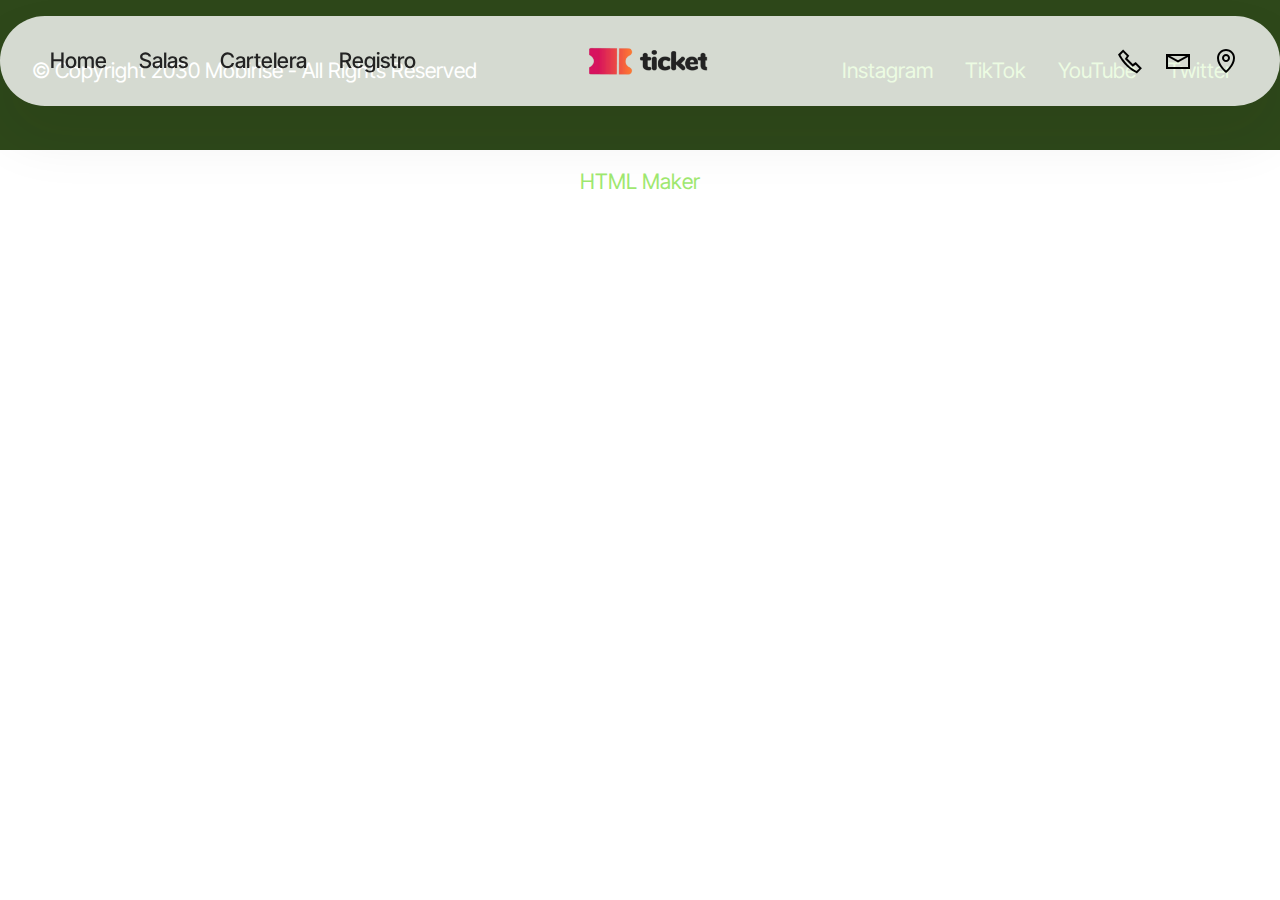
<file: comprar.html>
<!DOCTYPE html>
<html>

<head>
	<!-- Site made with Mobirise Website Builder v6.1.4, https://mobirise.com -->
	<meta charset="UTF-8">
	<meta http-equiv="X-UA-Compatible" content="IE=edge">
	<meta name="generator" content="Mobirise v6.1.4, mobirise.com">
	<meta name="viewport" content="width=device-width, initial-scale=1, minimum-scale=1">
	<link rel="shortcut icon" href="assets/images/logo2-2.png" type="image/x-icon">
	<meta name="description" content="">


	<title>Comprar</title>
	<link rel="stylesheet" href="assets/web/assets/mobirise-icons2/mobirise2.css">
	<link rel="stylesheet" href="assets/bootstrap/css/bootstrap.min.css">
	<link rel="stylesheet" href="assets/dropdown/css/style.css">
	<link rel="stylesheet" href="assets/theme/css/style.css">
	<link rel="preload" href="https://fonts.googleapis.com/css2?family=Inter+Tight:wght@400;700&display=swap&display=swap"
		as="style" onload="this.onload=null;this.rel='stylesheet'">
	<noscript>
		<link rel="stylesheet"
			href="https://fonts.googleapis.com/css2?family=Inter+Tight:wght@400;700&display=swap&display=swap">
	</noscript>
	<link rel="preload" as="style" href="assets/mobirise/css/mbr-additional.css?v=ilXRBn">
	<link rel="stylesheet" href="assets/mobirise/css/mbr-additional.css?v=ilXRBn" type="text/css">




</head>

<body>

	<section data-bs-version="5.1" class="menu menu3 cid-v0v9CVmhK3" once="menu" id="menu03-r">


		<nav class="navbar navbar-dropdown navbar-fixed-top navbar-expand-lg">
			<div class="container">
				<div class="navbar-brand">
					<span class="navbar-logo">
						<a href="https://mobiri.se">
							<img src="assets/images/logo2-2.png" alt="logo" style="height: 4rem;">
						</a>
					</span>

				</div>
				<button class="navbar-toggler" type="button" data-toggle="collapse" data-bs-toggle="collapse"
					data-target="#navbarSupportedContent" data-bs-target="#navbarSupportedContent"
					aria-controls="navbarNavAltMarkup" aria-expanded="false" aria-label="Toggle navigation">
					<div class="hamburger">
						<span></span>
						<span></span>
						<span></span>
						<span></span>
					</div>
				</button>
				<div class="collapse navbar-collapse" id="navbarSupportedContent">
					<ul class="navbar-nav nav-dropdown nav-right" data-app-modern-menu="true">
						<li class="nav-item">
							<a class="nav-link link text-black text-primary display-4" href="index.html">Home</a>
						</li>
						<li class="nav-item">
							<a class="nav-link link text-black show text-primary display-4" href="salas.html"
								aria-expanded="false">Salas</a>
						</li>
						<li class="nav-item">
							<a class="nav-link link text-black text-primary display-4" href="cartelera.html">Cartelera</a>
						</li>
						<li class="nav-item"><a class="nav-link link text-black text-primary display-4"
								href="registro.html">Registro</a></li>
					</ul>
					<div class="icons-menu">
						<a class="iconfont-wrapper" href="https://mobiri.se">
							<span class="p-2 mbr-iconfont mobi-mbri-phone mobi-mbri"></span>
						</a>
						<a class="iconfont-wrapper" href="https://mobiri.se">
							<span class="p-2 mbr-iconfont mobi-mbri-letter mobi-mbri"></span>
						</a>
						<a class="iconfont-wrapper" href="https://mobiri.se">
							<span class="p-2 mbr-iconfont mobi-mbri-map-pin mobi-mbri"></span>
						</a>

					</div>

				</div>
			</div>
		</nav>
	</section>

	<section data-bs-version="5.1" class="footer2 cid-v0vaWounLi" once="footers" id="footer02-s">





		<div class="container">
			<div class="row">
				<div class="col-12 col-lg-6 center mt-2 mb-3">
					<p class="mbr-fonts-style copyright mb-0 display-7">
						© Copyright 2030 Mobirise - All Rights Reserved
					</p>
				</div>
				<div class="col-12 col-lg-6 center">
					<div class="row-links mt-2 mb-3">
						<ul class="row-links-soc">




							<li class="row-links-soc-item mbr-fonts-style display-7">
								<a href="#" class="text-primary">Instagram</a>
							</li>
							<li class="row-links-soc-item mbr-fonts-style display-7">
								<a href="#" class="text-primary">TikTok</a>
							</li>
							<li class="row-links-soc-item mbr-fonts-style display-7">
								<a href="#" class="text-primary">YouTube</a>
							</li>
							<li class="row-links-soc-item mbr-fonts-style display-7">
								<a href="#" class="text-primary">Twitter</a>
							</li>
						</ul>
					</div>
				</div>
			</div>
		</div>
	</section>
	<section class="display-7"
		style="padding: 0;align-items: center;justify-content: center;flex-wrap: wrap;    align-content: center;display: flex;position: relative;height: 4rem;">
		<a href="https://mobiri.se/4272468" style="flex: 1 1;height: 4rem;position: absolute;width: 100%;z-index: 1;"><img
				alt="" style="height: 4rem;"
				src="[data-uri]"></a>
		<p style="margin: 0;text-align: center;" class="display-7">&#8204;</p><a style="z-index:1"
			href="https://mobirise.com/html-builder.html">HTML Maker</a>
	</section>
	<script src="assets/bootstrap/js/bootstrap.bundle.min.js"></script>
	<script src="assets/smoothscroll/smooth-scroll.js"></script>
	<script src="assets/ytplayer/index.js"></script>
	<script src="assets/dropdown/js/navbar-dropdown.js"></script>
	<script src="assets/theme/js/script.js"></script>


</body>

</html>
</file>
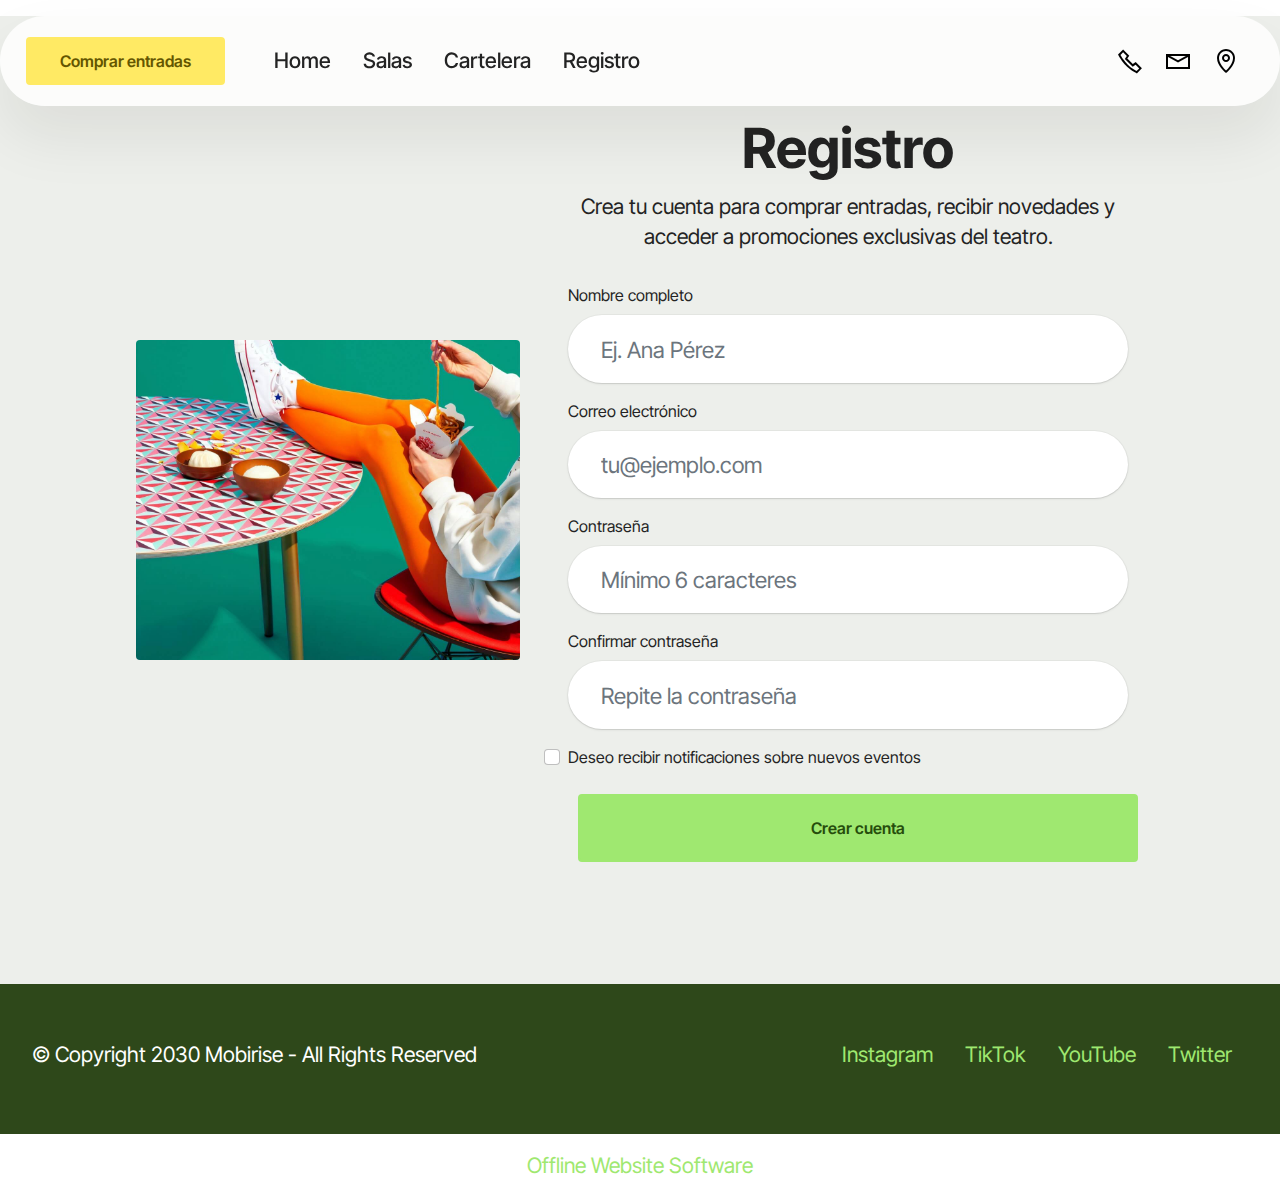
<file: registro.html>
<!DOCTYPE html>
<html>

<head>
    <!-- Site made with Mobirise Website Builder v6.1.4, https://mobirise.com -->
    <meta charset="UTF-8">
    <meta http-equiv="X-UA-Compatible" content="IE=edge">
    <meta name="generator" content="Mobirise v6.1.4, mobirise.com">
    <meta name="viewport" content="width=device-width, initial-scale=1, minimum-scale=1">
    <link rel="shortcut icon" href="assets/images/logo2-2.png" type="image/x-icon">
    <meta name="description" content="">


    <title>Cartelera</title>
    <link rel="stylesheet" href="assets/web/assets/mobirise-icons2/mobirise2.css">
    <link rel="stylesheet" href="assets/bootstrap/css/bootstrap.min.css">
    <link rel="stylesheet" href="assets/dropdown/css/style.css">
    <link rel="stylesheet" href="assets/theme/css/style.css">
    <link rel="preload"
        href="https://fonts.googleapis.com/css2?family=Inter+Tight:wght@400;700&display=swap&display=swap" as="style"
        onload="this.onload=null;this.rel='stylesheet'">
    <noscript>
        <link rel="stylesheet"
            href="https://fonts.googleapis.com/css2?family=Inter+Tight:wght@400;700&display=swap&display=swap">
    </noscript>
    <link rel="preload" as="style" href="assets/mobirise/css/mbr-additional.css?v=7iPpeY">
    <link rel="stylesheet" href="assets/mobirise/css/mbr-additional.css?v=7iPpeY" type="text/css">

    <!-- Google tag (gtag.js) -->
    <script async src="https://www.googletagmanager.com/gtag/js?id=G-3XRW0X608W"></script>
    <script>
        window.dataLayer = window.dataLayer || [];
        function gtag() {
            dataLayer.push(arguments);
        }
        gtag('js', new Date());

        gtag('config', 'G-3XRW0X608W');
    </script>
</head>

<body>

    <section data-bs-version="5.1" class="menu menu3 cid-v0v9CVmhK3" once="menu" id="menu03-1">


        <nav class="navbar navbar-dropdown navbar-fixed-top navbar-expand-lg">
            <div class="container">
                <div class="navbar-brand d-flex align-items-center">
                    <span class="navbar-logo">
                        <a href="https://mobiri.se">

                        </a>
                    </span>
                    <a class="btn btn-danger ms-3" href="comprar.html"
                        style="height:3rem;display:inline-flex;align-items:center;">Comprar entradas</a>

                </div>
                <button class="navbar-toggler" type="button" data-toggle="collapse" data-bs-toggle="collapse"
                    data-target="#navbarSupportedContent" data-bs-target="#navbarSupportedContent"
                    aria-controls="navbarNavAltMarkup" aria-expanded="false" aria-label="Toggle navigation">
                    <div class="hamburger">
                        <span></span>
                        <span></span>
                        <span></span>
                        <span></span>
                    </div>
                </button>
                <div class="collapse navbar-collapse" id="navbarSupportedContent">
                    <ul class="navbar-nav nav-dropdown nav-right" data-app-modern-menu="true">
                        <li class="nav-item">
                            <a class="nav-link link text-black text-primary display-4" href="index.html">Home</a>
                        </li>
                        <li class="nav-item">
                            <a class="nav-link link text-black show text-primary display-4" href="salas.html"
                                aria-expanded="false">Salas</a>
                        </li>
                        <li class="nav-item">
                            <a class="nav-link link text-black text-primary display-4"
                                href="cartelera.html">Cartelera</a>
                        </li>
                        <li class="nav-item"><a class="nav-link link text-black text-primary display-4"
                                href="registro.html">Registro</a></li>
                    </ul>
                    <div class="icons-menu">
                        <a class="iconfont-wrapper" href="https://mobiri.se">
                            <span class="p-2 mbr-iconfont mobi-mbri-phone mobi-mbri"></span>
                        </a>
                        <a class="iconfont-wrapper" href="https://mobiri.se">
                            <span class="p-2 mbr-iconfont mobi-mbri-letter mobi-mbri"></span>
                        </a>
                        <a class="iconfont-wrapper" href="https://mobiri.se">
                            <span class="p-2 mbr-iconfont mobi-mbri-map-pin mobi-mbri"></span>
                        </a>

                    </div>

                </div>
            </div>
        </nav>
    </section>

    <!-- Registro: formulario simple para usuarios del teatro -->
    <section data-bs-version="5.1" class="form03 cid-v0vfetVW9j mt-3" id="form03-o">
        <div class="container">
            <div class="row justify-content-center">
                <div class="col-12 col-lg-6">
                    <div class="mbr-section-head mb-3">
                        <h3 class="mbr-section-title mbr-fonts-style align-center mb-0 display-2">
                            <strong>Registro</strong>
                        </h3>
                        <p class="mbr-section-subtitle mbr-fonts-style align-center mt-2 display-7">Crea tu cuenta para
                            comprar entradas, recibir novedades y acceder a promociones exclusivas del teatro.</p>
                    </div>

                    <div class="card p-3">
                        <form id="registerForm" class="mbr-form form-with-styler" action="#" method="POST"
                            onsubmit="return validateRegister();">
                            <div class="row">
                                <div class="col-12 mb-3">
                                    <label class="form-label" for="name">Nombre completo</label>
                                    <input type="text" class="form-control" id="name" name="name"
                                        placeholder="Ej. Ana Pérez" required>
                                </div>

                                <div class="col-12 mb-3">
                                    <label class="form-label" for="email">Correo electrónico</label>
                                    <input type="email" class="form-control" id="email" name="email"
                                        placeholder="tu@ejemplo.com" required>
                                </div>

                                <div class="col-12 mb-3">
                                    <label class="form-label" for="password">Contraseña</label>
                                    <input type="password" class="form-control" id="password" name="password"
                                        placeholder="Mínimo 6 caracteres" minlength="6" required>
                                </div>

                                <div class="col-12 mb-3">
                                    <label class="form-label" for="confirmPassword">Confirmar contraseña</label>
                                    <input type="password" class="form-control" id="confirmPassword"
                                        name="confirmPassword" placeholder="Repite la contraseña" required>
                                </div>

                                <div class="col-12 mb-3 form-check">
                                    <input type="checkbox" class="form-check-input" id="notifications"
                                        name="notifications">
                                    <label class="form-check-label" for="notifications">Deseo recibir notificaciones
                                        sobre
                                        nuevos eventos</label>
                                </div>

                                <div id="regError" class="col-12 mb-2 text-danger" style="display:none;"></div>

                                <div class="col-12">
                                    <button type="submit" class="btn btn-primary w-100">Crear cuenta</button>
                                </div>
                            </div>
                        </form>
                    </div>

                </div>
                <div class="col-12 col-lg-4 d-none d-lg-block">
                    <div class="image-wrapper">
                        <img class="w-100 rounded" src="assets/images/gallery04.jpg" alt="Teatro"
                            style="object-fit:cover; height:320px;">
                    </div>
                </div>
            </div>
        </div>
    </section>




    <section data-bs-version="5.1" class="footer2 cid-v0vaWounLi" once="footers" id="footer02-g">





        <div class="container">
            <div class="row">
                <div class="col-12 col-lg-6 center mt-2 mb-3">
                    <p class="mbr-fonts-style copyright mb-0 display-7">
                        © Copyright 2030 Mobirise - All Rights Reserved
                    </p>
                </div>
                <div class="col-12 col-lg-6 center">
                    <div class="row-links mt-2 mb-3">
                        <ul class="row-links-soc">




                            <li class="row-links-soc-item mbr-fonts-style display-7">
                                <a href="#" class="text-primary">Instagram</a>
                            </li>
                            <li class="row-links-soc-item mbr-fonts-style display-7">
                                <a href="#" class="text-primary">TikTok</a>
                            </li>
                            <li class="row-links-soc-item mbr-fonts-style display-7">
                                <a href="#" class="text-primary">YouTube</a>
                            </li>
                            <li class="row-links-soc-item mbr-fonts-style display-7">
                                <a href="#" class="text-primary">Twitter</a>
                            </li>
                        </ul>
                    </div>
                </div>
            </div>
        </div>
    </section>
    <section class="display-7"
        style="padding: 0;align-items: center;justify-content: center;flex-wrap: wrap;    align-content: center;display: flex;position: relative;height: 4rem;">
        <a href="https://mobiri.se/4272468"
            style="flex: 1 1;height: 4rem;position: absolute;width: 100%;z-index: 1;"><img alt="" style="height: 4rem;"
                src="[data-uri]"></a>
        <p style="margin: 0;text-align: center;" class="display-7">&#8204;</p><a style="z-index:1"
            href="https://mobirise.com/offline-website-builder.html">Offline Website Software</a>
    </section>
    <script src="assets/bootstrap/js/bootstrap.bundle.min.js"></script>
    <script src="assets/smoothscroll/smooth-scroll.js"></script>
    <script src="assets/ytplayer/index.js"></script>
    <script src="assets/dropdown/js/navbar-dropdown.js"></script>
    <script src="assets/theme/js/script.js"></script>

    <!-- Modal de agradecimiento (mockup) -->
    <div class="modal fade" id="thanksModal" tabindex="-1" aria-labelledby="thanksModalLabel" aria-hidden="true">
        <div class="modal-dialog modal-dialog-centered">
            <div class="modal-content">
                <div class="modal-header">
                    <h5 class="modal-title" id="thanksModalLabel">Registro completado</h5>
                    <button type="button" class="btn-close" data-bs-dismiss="modal" aria-label="Close"></button>
                </div>
                <div class="modal-body">
                    <p>Gracias por registrarte. Serás redirigido al inicio.</p>
                </div>
                <div class="modal-footer">
                    <button type="button" class="btn btn-secondary" data-bs-dismiss="modal">Cerrar</button>
                    <button id="thanksGoHome" type="button" class="btn btn-primary">Ir al inicio</button>
                </div>
            </div>
        </div>
    </div>

    <script>
        // Mockup: muestra modal y redirige al home
        function validateRegister() {
            // validaciones simples (ya se usan atributos required en inputs)
            var pwd = document.getElementById('password').value;
            var cpwd = document.getElementById('confirmPassword').value;
            var errorEl = document.getElementById('regError');
            if (pwd !== cpwd) {
                errorEl.style.display = 'block';
                errorEl.textContent = 'Las contraseñas no coinciden.';
                return false;
            }
            errorEl.style.display = 'none';

            var thanksModal = new bootstrap.Modal(document.getElementById('thanksModal'));
            thanksModal.show();

            // cerrar modal y redirigir al home al pulsar el botón
            document.getElementById('thanksGoHome').addEventListener('click', function () {
                window.location.href = 'index.html';
            });

            // también redirigir cuando el modal se cierra
            document.getElementById('thanksModal').addEventListener('hidden.bs.modal', function () {
                window.location.href = 'index.html';
            });

            return false; // prevenir envío real
        }
    </script>


</body>

</html>
</file>
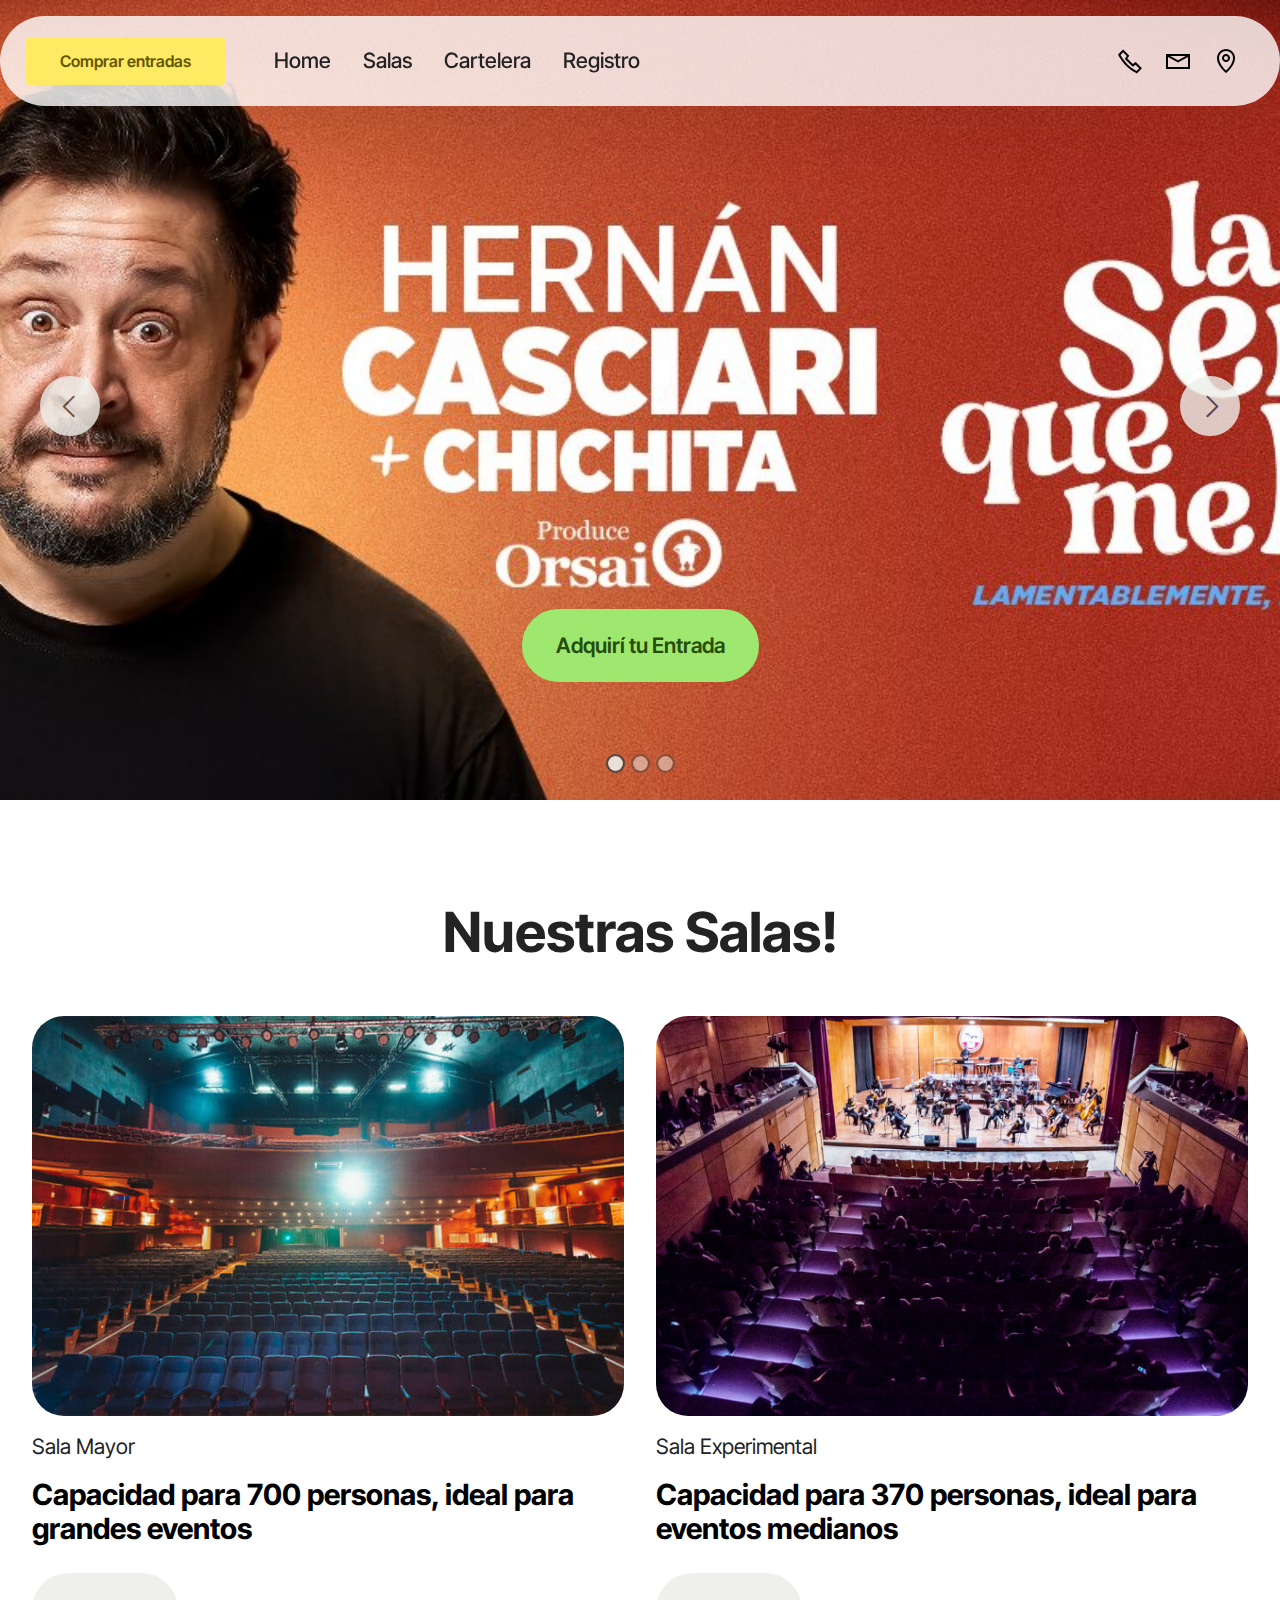
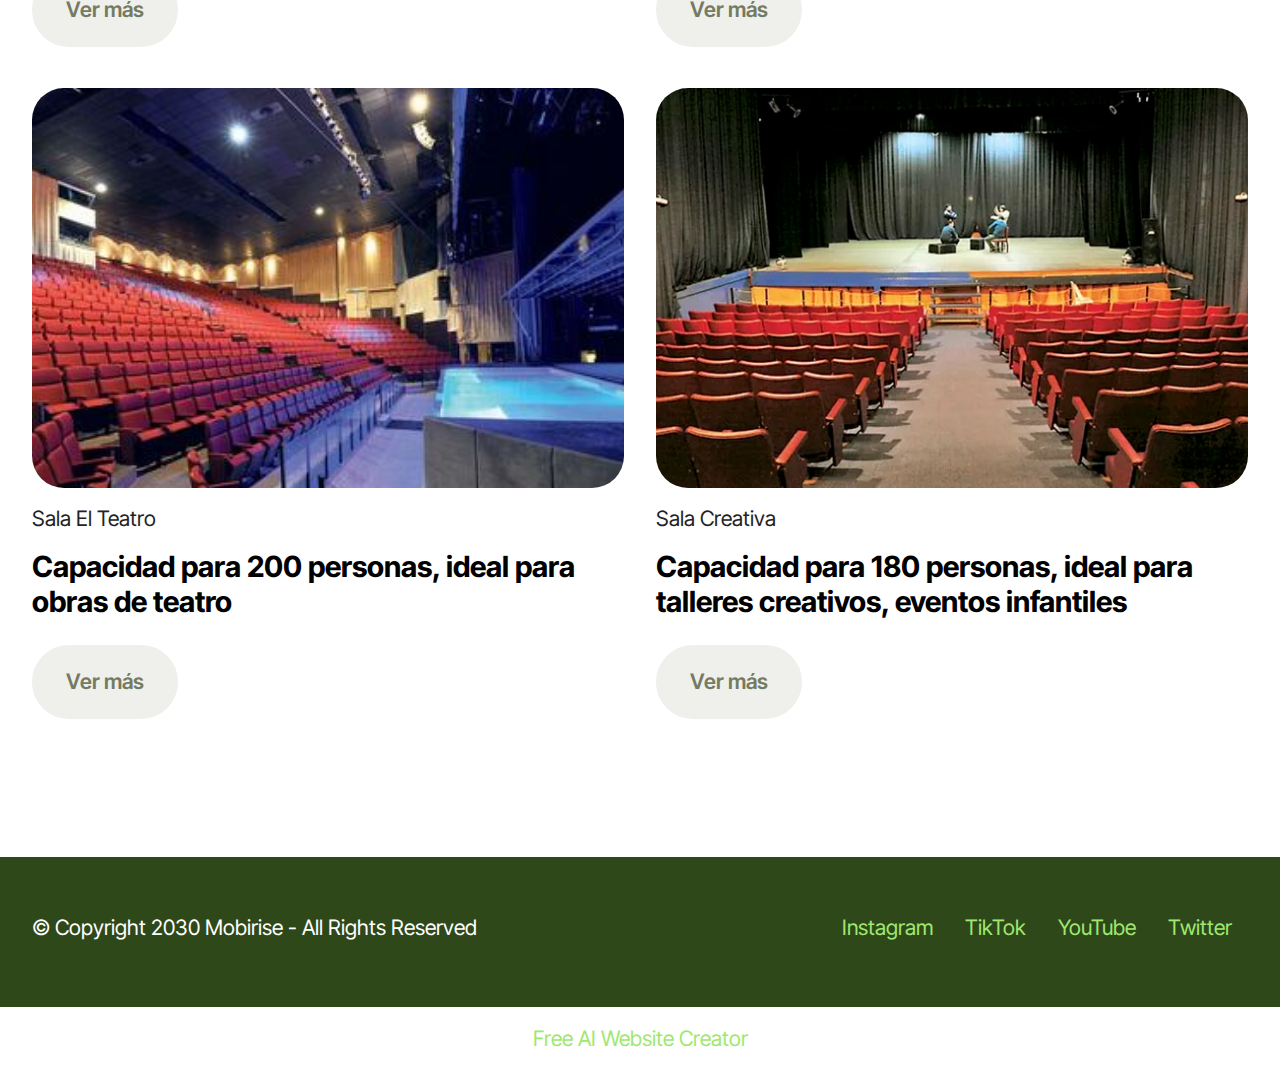
<file: salas.html>
<!DOCTYPE html>
<html>

<head>
  <!-- Site made with Mobirise Website Builder v6.1.4, https://mobirise.com -->
  <meta charset="UTF-8">
  <meta http-equiv="X-UA-Compatible" content="IE=edge">
  <meta name="generator" content="Mobirise v6.1.4, mobirise.com">
  <meta name="viewport" content="width=device-width, initial-scale=1, minimum-scale=1">
  <link rel="shortcut icon" href="assets/images/logo2-2.png" type="image/x-icon">
  <meta name="description" content="">


  <title>Salas</title>
  <link rel="stylesheet" href="assets/web/assets/mobirise-icons2/mobirise2.css">
  <link rel="stylesheet" href="assets/bootstrap/css/bootstrap.min.css">
  <link rel="stylesheet" href="assets/dropdown/css/style.css">
  <link rel="stylesheet" href="assets/theme/css/style.css">
  <link rel="preload" href="https://fonts.googleapis.com/css2?family=Inter+Tight:wght@400;700&display=swap&display=swap"
    as="style" onload="this.onload=null;this.rel='stylesheet'">
  <noscript>
    <link rel="stylesheet"
      href="https://fonts.googleapis.com/css2?family=Inter+Tight:wght@400;700&display=swap&display=swap">
  </noscript>
  <link rel="preload" as="style" href="assets/mobirise/css/mbr-additional.css?v=ZjnceT">
  <link rel="stylesheet" href="assets/mobirise/css/mbr-additional.css?v=ZjnceT" type="text/css">

  <!-- Google tag (gtag.js) -->
  <script async src="https://www.googletagmanager.com/gtag/js?id=G-3XRW0X608W"></script>
  <script>
    window.dataLayer = window.dataLayer || [];
    function gtag() { dataLayer.push(arguments); }
    gtag('js', new Date());

    gtag('config', 'G-3XRW0X608W');
  </script>


</head>

<body>

  <section data-bs-version="5.1" class="menu menu3 cid-v0v9CVmhK3" once="menu" id="menu03-8">


    <nav class="navbar navbar-dropdown navbar-fixed-top navbar-expand-lg">
      <div class="container">
        <div class="navbar-brand d-flex align-items-center">
          <span class="navbar-logo">
            <a href="https://mobiri.se">

            </a>
          </span>
          <a class="btn btn-danger ms-3" href="comprar.html"
            style="height:3rem;display:inline-flex;align-items:center;">Comprar entradas</a>
        </div>
        <button class="navbar-toggler" type="button" data-toggle="collapse" data-bs-toggle="collapse"
          data-target="#navbarSupportedContent" data-bs-target="#navbarSupportedContent"
          aria-controls="navbarNavAltMarkup" aria-expanded="false" aria-label="Toggle navigation">
          <div class="hamburger">
            <span></span>
            <span></span>
            <span></span>
            <span></span>
          </div>
        </button>
        <div class="collapse navbar-collapse" id="navbarSupportedContent">
          <ul class="navbar-nav nav-dropdown nav-right" data-app-modern-menu="true">
            <li class="nav-item">
              <a class="nav-link link text-black text-primary display-4" href="index.html">Home</a>
            </li>
            <li class="nav-item">
              <a class="nav-link link text-black show text-primary display-4" href="salas.html"
                aria-expanded="false">Salas</a>
            </li>
            <li class="nav-item">
              <a class="nav-link link text-black text-primary display-4" href="cartelera.html">Cartelera</a>
            </li>
            <li class="nav-item"><a class="nav-link link text-black text-primary display-4"
                href="registro.html">Registro</a></li>
          </ul>
          <div class="icons-menu">
            <a class="iconfont-wrapper" href="https://mobiri.se">
              <span class="p-2 mbr-iconfont mobi-mbri-phone mobi-mbri"></span>
            </a>
            <a class="iconfont-wrapper" href="https://mobiri.se">
              <span class="p-2 mbr-iconfont mobi-mbri-letter mobi-mbri"></span>
            </a>
            <a class="iconfont-wrapper" href="https://mobiri.se">
              <span class="p-2 mbr-iconfont mobi-mbri-map-pin mobi-mbri"></span>
            </a>

          </div>

        </div>
      </div>
    </nav>
  </section>

  <section data-bs-version="5.1" class="slider3 cid-v0va2MssyL" id="slider03-2">

    <div class="carousel slide" id="v0vvSycDnx" data-interval="5000" data-bs-interval="5000">
      <ol class="carousel-indicators">
        <li data-slide-to="0" data-bs-slide-to="0" class="active" data-target="#v0vvSycDnx"
          data-bs-target="#v0vvSycDnx">
        </li>
        <li data-slide-to="1" data-bs-slide-to="1" data-target="#v0vvSycDnx" data-bs-target="#v0vvSycDnx"></li>
        <li data-slide-to="2" data-bs-slide-to="2" data-target="#v0vvSycDnx" data-bs-target="#v0vvSycDnx"></li>
      </ol>
      <div class="carousel-inner">
        <div class="carousel-item slider-image item active">
          <div class="item-wrapper">
            <img class="d-block w-100" src="assets/images/hernan-casciari---chichita-en-la-senora-que-m.jpg"
              alt="Mobirise Website Builder">

            <div class="carousel-caption">
              <h5 class="mbr-section-subtitle mbr-fonts-style mb-3 display-5">

              </h5>

              <div class="mbr-section-btn mb-5">
                <a class="btn btn-primary display-7" href="https://mobiri.se">Adquirí tu Entrada</a>
              </div>
            </div>
          </div>
        </div>
        <div class="carousel-item slider-image item">
          <div class="item-wrapper">
            <img class="d-block w-100" src="assets/images/toc-toc_.jpg" alt="Mobirise Website Builder">

            <div class="carousel-caption">
              <h5 class="mbr-section-subtitle mbr-fonts-style mb-3 display-5">

              </h5>

              <div class="mbr-section-btn mb-5">
                <a class="btn btn-primary display-7" href="https://mobiri.se">Adquirí tu Entrada</a>
              </div>
            </div>
          </div>
        </div>
        <div class="carousel-item slider-image item">
          <div class="item-wrapper">
            <img class="d-block w-100" src="assets/images/viuda-e-hijas.jpg" alt="Mobirise Website Builder">

            <div class="carousel-caption">
              <h5 class="mbr-section-subtitle mbr-fonts-style mb-3 display-5">
                <strong>Viuda e Hijas</strong>
              </h5>

              <div class="mbr-section-btn mb-5">
                <a class="btn btn-primary display-7" href="comprar.html">Adquirí tu Entrada</a>
              </div>
            </div>
          </div>
        </div>
      </div>
      <a class="carousel-control carousel-control-prev" role="button" data-slide="prev" data-bs-slide="prev"
        href="#v0vvSycDnx">
        <span class="mobi-mbri mobi-mbri-arrow-prev" aria-hidden="true"></span>
        <span class="sr-only visually-hidden">Previous</span>
      </a>
      <a class="carousel-control carousel-control-next" role="button" data-slide="next" data-bs-slide="next"
        href="#v0vvSycDnx">
        <span class="mobi-mbri mobi-mbri-arrow-next" aria-hidden="true"></span>
        <span class="sr-only visually-hidden">Next</span>
      </a>
    </div>
  </section>

  <section data-bs-version="5.1" class="news08 cid-v0vdlymOAz" id="news08-b">


    <div class="container">
      <div class="row justify-content-center mb-5">
        <div class="col-12 content-head">
          <div class="mbr-section-head">
            <h4 class="mbr-section-title mbr-fonts-style align-center mb-0 display-2">
              <strong>Nuestras Salas!</strong>
            </h4>

          </div>
        </div>
      </div>
      <div class="row">
        <div class="item features-image col-12 col-md-6 col-lg-6 active">
          <div class="item-wrapper">
            <div class="item-img mb-3">
              <img src="assets/images/sala1.jpg" alt="Mobirise Website Builder" title="">
            </div>
            <div class="item-content align-left">
              <h5 class="item-title mbr-fonts-style mt-0 mb-3 display-7">
                Sala Mayor
              </h5>
              <h6 class="item-subtitle mbr-fonts-style mb-3 display-5">
                <strong>Capacidad para 700 personas, ideal para grandes eventos</strong>
              </h6>

              <div class="mbr-section-btn item-footer">
                <a href="" class="btn item-btn btn-white display-7">Ver más</a>
              </div>
            </div>
          </div>
        </div>
        <div class="item features-image col-12 col-md-6 col-lg-6">
          <div class="item-wrapper">
            <div class="item-img mb-3">
              <img src="assets/images/sala2.jpg" alt="Mobirise Website Builder" title="" data-slide-to="1"
                data-bs-slide-to="1">
            </div>
            <div class="item-content align-left">
              <h5 class="item-title mbr-fonts-style mb-3 mt-0 display-7">
                Sala Experimental
              </h5>
              <h6 class="item-subtitle mbr-fonts-style mb-3 display-5">
                <strong>Capacidad para 370 personas, ideal para eventos medianos</strong>
              </h6>

              <div class="mbr-section-btn item-footer">
                <a href="" class="btn item-btn btn-white display-7">Ver más</a>
              </div>
            </div>
          </div>
        </div>
        <div class="item features-image col-12 col-md-6 col-lg-6">
          <div class="item-wrapper">
            <div class="item-img mb-3">
              <img src="assets/images/sala3.jpg" alt="Mobirise Website Builder" title="" data-slide-to="2"
                data-bs-slide-to="2">
            </div>
            <div class="item-content align-left">
              <h5 class="item-title mbr-fonts-style mb-3 mt-0 display-7">
                Sala El Teatro
              </h5>
              <h6 class="item-subtitle mbr-fonts-style mt-0 mb-3 display-5">
                <strong>Capacidad para 200 personas, ideal para obras de teatro</strong>
              </h6>

              <div class="mbr-section-btn item-footer">
                <a href="" class="btn item-btn btn-white display-7">Ver más</a>
              </div>
            </div>
          </div>
        </div>

        <div class="item features-image col-12 col-md-6 col-lg-6 active">
          <div class="item-wrapper">
            <div class="item-img mb-3">
              <img src="assets/images/sala4.webp" alt="Mobirise Website Builder" title="">
            </div>
            <div class="item-content align-left">
              <h5 class="item-title mbr-fonts-style mt-0 mb-3 display-7">
                Sala Creativa
              </h5>
              <h6 class="item-subtitle mbr-fonts-style mb-3 display-5">
                <strong>Capacidad para 180 personas, ideal para talleres creativos, eventos infantiles</strong>
              </h6>

              <div class="mbr-section-btn item-footer">
                <a href="" class="btn item-btn btn-white display-7">Ver más</a>
              </div>
            </div>
          </div>
        </div>

      </div>
    </div>
  </section>


  <section data-bs-version="5.1" class="footer2 cid-v0vaWounLi" once="footers" id="footer02-9">





    <div class="container">
      <div class="row">
        <div class="col-12 col-lg-6 center mt-2 mb-3">
          <p class="mbr-fonts-style copyright mb-0 display-7">
            © Copyright 2030 Mobirise - All Rights Reserved
          </p>
        </div>
        <div class="col-12 col-lg-6 center">
          <div class="row-links mt-2 mb-3">
            <ul class="row-links-soc">




              <li class="row-links-soc-item mbr-fonts-style display-7">
                <a href="#" class="text-primary">Instagram</a>
              </li>
              <li class="row-links-soc-item mbr-fonts-style display-7">
                <a href="#" class="text-primary">TikTok</a>
              </li>
              <li class="row-links-soc-item mbr-fonts-style display-7">
                <a href="#" class="text-primary">YouTube</a>
              </li>
              <li class="row-links-soc-item mbr-fonts-style display-7">
                <a href="#" class="text-primary">Twitter</a>
              </li>
            </ul>
          </div>
        </div>
      </div>
    </div>
  </section>
  <section class="display-7"
    style="padding: 0;align-items: center;justify-content: center;flex-wrap: wrap;    align-content: center;display: flex;position: relative;height: 4rem;">
    <a href="https://mobiri.se/4272468" style="flex: 1 1;height: 4rem;position: absolute;width: 100%;z-index: 1;"><img
        alt="" style="height: 4rem;"
        src="[data-uri]"></a>
    <p style="margin: 0;text-align: center;" class="display-7">&#8204;</p><a style="z-index:1"
      href="https://mobirise.com/builder/ai-website-creator.html">Free AI Website Creator</a>
  </section>
  <script src="assets/bootstrap/js/bootstrap.bundle.min.js"></script>
  <script src="assets/smoothscroll/smooth-scroll.js"></script>
  <script src="assets/ytplayer/index.js"></script>
  <script src="assets/dropdown/js/navbar-dropdown.js"></script>
  <script src="assets/theme/js/script.js"></script>


</body>

</html>
</file>
<file: assets/web/assets/mobirise-icons2/mobirise2.css>
@font-face {
  font-family: 'Moririse2';
  font-display: swap;
  src:  url('mobirise2.eot?f2bix4');
  src:  url('mobirise2.eot?f2bix4#iefix') format('embedded-opentype'),
    url('mobirise2.ttf?f2bix4') format('truetype'),
    url('mobirise2.woff?f2bix4') format('woff'),
    url('mobirise2.svg?f2bix4#mobirise2') format('svg');
  font-weight: normal;
  font-style: normal;
}

[class^="mobi-"], [class*=" mobi-"] {
  /* use !important to prevent issues with browser extensions that change fonts */
  font-family: 'Moririse2' !important;
  speak: none;
  font-style: normal;
  font-weight: normal;
  font-variant: normal;
  text-transform: none;
  line-height: 1;

  /* Better Font Rendering =========== */
  -webkit-font-smoothing: antialiased;
  -moz-osx-font-smoothing: grayscale;
}

.mobi-mbri-add-submenu:before {
  content: "\e900";
}
.mobi-mbri-alert:before {
  content: "\e901";
}
.mobi-mbri-align-center:before {
  content: "\e902";
}
.mobi-mbri-align-justify:before {
  content: "\e903";
}
.mobi-mbri-align-left:before {
  content: "\e904";
}
.mobi-mbri-align-right:before {
  content: "\e905";
}
.mobi-mbri-android:before {
  content: "\e906";
}
.mobi-mbri-apple:before {
  content: "\e907";
}
.mobi-mbri-arrow-down:before {
  content: "\e908";
}
.mobi-mbri-arrow-next:before {
  content: "\e909";
}
.mobi-mbri-arrow-prev:before {
  content: "\e90a";
}
.mobi-mbri-arrow-up:before {
  content: "\e90b";
}
.mobi-mbri-bold:before {
  content: "\e90c";
}
.mobi-mbri-bookmark:before {
  content: "\e90d";
}
.mobi-mbri-bootstrap:before {
  content: "\e90e";
}
.mobi-mbri-briefcase:before {
  content: "\e90f";
}
.mobi-mbri-browse:before {
  content: "\e910";
}
.mobi-mbri-bulleted-list:before {
  content: "\e911";
}
.mobi-mbri-calendar:before {
  content: "\e912";
}
.mobi-mbri-camera:before {
  content: "\e913";
}
.mobi-mbri-cart-add:before {
  content: "\e914";
}
.mobi-mbri-cart-full:before {
  content: "\e915";
}
.mobi-mbri-cash:before {
  content: "\e916";
}
.mobi-mbri-change-style:before {
  content: "\e917";
}
.mobi-mbri-chat:before {
  content: "\e918";
}
.mobi-mbri-clock:before {
  content: "\e919";
}
.mobi-mbri-close:before {
  content: "\e91a";
}
.mobi-mbri-cloud:before {
  content: "\e91b";
}
.mobi-mbri-code:before {
  content: "\e91c";
}
.mobi-mbri-contact-form:before {
  content: "\e91d";
}
.mobi-mbri-credit-card:before {
  content: "\e91e";
}
.mobi-mbri-cursor-click:before {
  content: "\e91f";
}
.mobi-mbri-cust-feedback:before {
  content: "\e920";
}
.mobi-mbri-database:before {
  content: "\e921";
}
.mobi-mbri-delivery:before {
  content: "\e922";
}
.mobi-mbri-desktop:before {
  content: "\e923";
}
.mobi-mbri-devices:before {
  content: "\e924";
}
.mobi-mbri-down:before {
  content: "\e925";
}
.mobi-mbri-download-2:before {
  content: "\e926";
}
.mobi-mbri-download:before {
  content: "\e927";
}
.mobi-mbri-drag-n-drop-2:before {
  content: "\e928";
}
.mobi-mbri-drag-n-drop:before {
  content: "\e929";
}
.mobi-mbri-edit-2:before {
  content: "\e92a";
}
.mobi-mbri-edit:before {
  content: "\e92b";
}
.mobi-mbri-error:before {
  content: "\e92c";
}
.mobi-mbri-extension:before {
  content: "\e92d";
}
.mobi-mbri-features:before {
  content: "\e92e";
}
.mobi-mbri-file:before {
  content: "\e92f";
}
.mobi-mbri-flag:before {
  content: "\e930";
}
.mobi-mbri-folder:before {
  content: "\e931";
}
.mobi-mbri-gift:before {
  content: "\e932";
}
.mobi-mbri-github:before {
  content: "\e933";
}
.mobi-mbri-globe-2:before {
  content: "\e934";
}
.mobi-mbri-globe:before {
  content: "\e935";
}
.mobi-mbri-growing-chart:before {
  content: "\e936";
}
.mobi-mbri-hearth:before {
  content: "\e937";
}
.mobi-mbri-help:before {
  content: "\e938";
}
.mobi-mbri-home:before {
  content: "\e939";
}
.mobi-mbri-hot-cup:before {
  content: "\e93a";
}
.mobi-mbri-idea:before {
  content: "\e93b";
}
.mobi-mbri-image-gallery:before {
  content: "\e93c";
}
.mobi-mbri-image-slider:before {
  content: "\e93d";
}
.mobi-mbri-info:before {
  content: "\e93e";
}
.mobi-mbri-italic:before {
  content: "\e93f";
}
.mobi-mbri-key:before {
  content: "\e940";
}
.mobi-mbri-laptop:before {
  content: "\e941";
}
.mobi-mbri-layers:before {
  content: "\e942";
}
.mobi-mbri-left-right:before {
  content: "\e943";
}
.mobi-mbri-left:before {
  content: "\e944";
}
.mobi-mbri-letter:before {
  content: "\e945";
}
.mobi-mbri-like:before {
  content: "\e946";
}
.mobi-mbri-link:before {
  content: "\e947";
}
.mobi-mbri-lock:before {
  content: "\e948";
}
.mobi-mbri-login:before {
  content: "\e949";
}
.mobi-mbri-logout:before {
  content: "\e94a";
}
.mobi-mbri-magic-stick:before {
  content: "\e94b";
}
.mobi-mbri-map-pin:before {
  content: "\e94c";
}
.mobi-mbri-menu:before {
  content: "\e94d";
}
.mobi-mbri-mobile-2:before {
  content: "\e94e";
}
.mobi-mbri-mobile-horizontal:before {
  content: "\e94f";
}
.mobi-mbri-mobile:before {
  content: "\e950";
}
.mobi-mbri-mobirise:before {
  content: "\e951";
}
.mobi-mbri-more-horizontal:before {
  content: "\e952";
}
.mobi-mbri-more-vertical:before {
  content: "\e953";
}
.mobi-mbri-music:before {
  content: "\e954";
}
.mobi-mbri-new-file:before {
  content: "\e955";
}
.mobi-mbri-numbered-list:before {
  content: "\e956";
}
.mobi-mbri-opened-folder:before {
  content: "\e957";
}
.mobi-mbri-pages:before {
  content: "\e958";
}
.mobi-mbri-paper-plane:before {
  content: "\e959";
}
.mobi-mbri-paperclip:before {
  content: "\e95a";
}
.mobi-mbri-phone:before {
  content: "\e95b";
}
.mobi-mbri-photo:before {
  content: "\e95c";
}
.mobi-mbri-photos:before {
  content: "\e95d";
}
.mobi-mbri-pin:before {
  content: "\e95e";
}
.mobi-mbri-play:before {
  content: "\e95f";
}
.mobi-mbri-plus:before {
  content: "\e960";
}
.mobi-mbri-preview:before {
  content: "\e961";
}
.mobi-mbri-print:before {
  content: "\e962";
}
.mobi-mbri-protect:before {
  content: "\e963";
}
.mobi-mbri-question:before {
  content: "\e964";
}
.mobi-mbri-quote-left:before {
  content: "\e965";
}
.mobi-mbri-quote-right:before {
  content: "\e966";
}
.mobi-mbri-redo:before {
  content: "\e967";
}
.mobi-mbri-refresh:before {
  content: "\e968";
}
.mobi-mbri-responsive-2:before {
  content: "\e969";
}
.mobi-mbri-responsive:before {
  content: "\e96a";
}
.mobi-mbri-right:before {
  content: "\e96b";
}
.mobi-mbri-rocket:before {
  content: "\e96c";
}
.mobi-mbri-sad-face:before {
  content: "\e96d";
}
.mobi-mbri-sale:before {
  content: "\e96e";
}
.mobi-mbri-save:before {
  content: "\e96f";
}
.mobi-mbri-search:before {
  content: "\e970";
}
.mobi-mbri-setting-2:before {
  content: "\e971";
}
.mobi-mbri-setting-3:before {
  content: "\e972";
}
.mobi-mbri-setting:before {
  content: "\e973";
}
.mobi-mbri-share:before {
  content: "\e974";
}
.mobi-mbri-shopping-bag:before {
  content: "\e975";
}
.mobi-mbri-shopping-basket:before {
  content: "\e976";
}
.mobi-mbri-shopping-cart:before {
  content: "\e977";
}
.mobi-mbri-sites:before {
  content: "\e978";
}
.mobi-mbri-smile-face:before {
  content: "\e979";
}
.mobi-mbri-speed:before {
  content: "\e97a";
}
.mobi-mbri-star:before {
  content: "\e97b";
}
.mobi-mbri-success:before {
  content: "\e97c";
}
.mobi-mbri-sun:before {
  content: "\e97d";
}
.mobi-mbri-sun2:before {
  content: "\e97e";
}
.mobi-mbri-tablet-vertical:before {
  content: "\e97f";
}
.mobi-mbri-tablet:before {
  content: "\e980";
}
.mobi-mbri-target:before {
  content: "\e981";
}
.mobi-mbri-timer:before {
  content: "\e982";
}
.mobi-mbri-to-ftp:before {
  content: "\e983";
}
.mobi-mbri-to-local-drive:before {
  content: "\e984";
}
.mobi-mbri-touch-swipe:before {
  content: "\e985";
}
.mobi-mbri-touch:before {
  content: "\e986";
}
.mobi-mbri-trash:before {
  content: "\e987";
}
.mobi-mbri-underline:before {
  content: "\e988";
}
.mobi-mbri-undo:before {
  content: "\e989";
}
.mobi-mbri-unlink:before {
  content: "\e98a";
}
.mobi-mbri-unlock:before {
  content: "\e98b";
}
.mobi-mbri-up-down:before {
  content: "\e98c";
}
.mobi-mbri-up:before {
  content: "\e98d";
}
.mobi-mbri-update:before {
  content: "\e98e";
}
.mobi-mbri-upload-2:before {
  content: "\e98f";
}
.mobi-mbri-upload:before {
  content: "\e990";
}
.mobi-mbri-user-2:before {
  content: "\e991";
}
.mobi-mbri-user:before {
  content: "\e992";
}
.mobi-mbri-users:before {
  content: "\e993";
}
.mobi-mbri-video-play:before {
  content: "\e994";
}
.mobi-mbri-video:before {
  content: "\e995";
}
.mobi-mbri-watch:before {
  content: "\e996";
}
.mobi-mbri-website-theme-2:before {
  content: "\e997";
}
.mobi-mbri-website-theme:before {
  content: "\e998";
}
.mobi-mbri-wifi:before {
  content: "\e999";
}
.mobi-mbri-windows:before {
  content: "\e99a";
}
.mobi-mbri-zoom-in:before {
  content: "\e99b";
}
.mobi-mbri-zoom-out:before {
  content: "\e99c";
}
</file>
<file: assets/dropdown/css/style.css>
.navbar-dropdown {
  left: 0;
  padding: 0;
  position: absolute;
  right: 0;
  top: 0;
  transition: all 0.45s ease;
  z-index: 1030;
  background: #282828; }
  .navbar-dropdown .navbar-logo {
    margin-right: 0.8rem;
    transition: margin 0.3s ease-in-out;
    vertical-align: middle; }
    .navbar-dropdown .navbar-logo img {
      height: 3.125rem;
      transition: all 0.3s ease-in-out; }
    .navbar-dropdown .navbar-logo.mbr-iconfont {
      font-size: 3.125rem;
      line-height: 3.125rem; }
  .navbar-dropdown .navbar-caption {
    font-weight: 700;
    white-space: normal;
    vertical-align: -4px;
    line-height: 3.125rem !important; }
    .navbar-dropdown .navbar-caption, .navbar-dropdown .navbar-caption:hover {
      color: inherit;
      text-decoration: none; }
  .navbar-dropdown .mbr-iconfont + .navbar-caption {
    vertical-align: -1px; }
  .navbar-dropdown.navbar-fixed-top {
    position: fixed; }
  .navbar-dropdown .navbar-brand span {
    vertical-align: -4px; }
  .navbar-dropdown.bg-color.transparent {
    background: none; }
  .navbar-dropdown.navbar-short .navbar-brand {
    padding: 0.625rem 0; }
    .navbar-dropdown.navbar-short .navbar-brand span {
      vertical-align: -1px; }
  .navbar-dropdown.navbar-short .navbar-caption {
    line-height: 2.375rem !important;
    vertical-align: -2px; }
  .navbar-dropdown.navbar-short .navbar-logo {
    margin-right: 0.5rem; }
    .navbar-dropdown.navbar-short .navbar-logo img {
      height: 2.375rem; }
    .navbar-dropdown.navbar-short .navbar-logo.mbr-iconfont {
      font-size: 2.375rem;
      line-height: 2.375rem; }
  .navbar-dropdown.navbar-short .mbr-table-cell {
    height: 3.625rem; }
  .navbar-dropdown .navbar-close {
    left: 0.6875rem;
    position: fixed;
    top: 0.75rem;
    z-index: 1000; }
  .navbar-dropdown .hamburger-icon {
    content: "";
    display: inline-block;
    vertical-align: middle;
    width: 16px;
    -webkit-box-shadow: 0 -6px 0 1px #282828,0 0 0 1px #282828,0 6px 0 1px #282828;
    -moz-box-shadow: 0 -6px 0 1px #282828,0 0 0 1px #282828,0 6px 0 1px #282828;
    box-shadow: 0 -6px 0 1px #282828,0 0 0 1px #282828,0 6px 0 1px #282828; }

.dropdown-menu .dropdown-toggle[data-toggle="dropdown-submenu"]::after {
  border-bottom: 0.35em solid transparent;
  border-left: 0.35em solid;
  border-right: 0;
  border-top: 0.35em solid transparent;
  margin-left: 0.3rem; }

.dropdown-menu .dropdown-item:focus {
  outline: 0; }

.nav-dropdown {
  font-size: 0.75rem;
  font-weight: 500;
  height: auto !important; }
  .nav-dropdown .nav-btn {
    padding-left: 1rem; }
  .nav-dropdown .link {
    margin: .667em 1.667em;
    font-weight: 500;
    padding: 0;
    transition: color .2s ease-in-out; }
    .nav-dropdown .link.dropdown-toggle {
      margin-right: 2.583em; }
      .nav-dropdown .link.dropdown-toggle::after {
        margin-left: .25rem;
        border-top: 0.35em solid;
        border-right: 0.35em solid transparent;
        border-left: 0.35em solid transparent;
        border-bottom: 0; }
      .nav-dropdown .link.dropdown-toggle[aria-expanded="true"] {
        margin: 0;
        padding: 0.667em 3.263em  0.667em 1.667em; }
  .nav-dropdown .link::after,
  .nav-dropdown .dropdown-item::after {
    color: inherit; }
  .nav-dropdown .btn {
    font-size: 0.75rem;
    font-weight: 700;
    letter-spacing: 0;
    margin-bottom: 0;
    padding-left: 1.25rem;
    padding-right: 1.25rem; }
  .nav-dropdown .dropdown-menu {
    border-radius: 0;
    border: 0;
    left: 0;
    margin: 0;
    padding-bottom: 1.25rem;
    padding-top: 1.25rem;
    position: relative; }
  .nav-dropdown .dropdown-submenu {
    margin-left: 0.125rem;
    top: 0; }
  .nav-dropdown .dropdown-item {
    font-weight: 500;
    line-height: 2;
    padding: 0.3846em 4.615em 0.3846em 1.5385em;
    position: relative;
    transition: color .2s ease-in-out, background-color .2s ease-in-out; }
    .nav-dropdown .dropdown-item::after {
      margin-top: -0.3077em;
      position: absolute;
      right: 1.1538em;
      top: 50%; }
    .nav-dropdown .dropdown-item:focus, .nav-dropdown .dropdown-item:hover {
      background: none; }

@media (max-width: 767px) {
  .nav-dropdown.navbar-toggleable-sm {
    bottom: 0;
    display: none;
    left: 0;
    overflow-x: hidden;
    position: fixed;
    top: 0;
    transform: translateX(-100%);
    -ms-transform: translateX(-100%);
    -webkit-transform: translateX(-100%);
    width: 18.75rem;
    z-index: 999; } }
.nav-dropdown.navbar-toggleable-xl {
  bottom: 0;
  display: none;
  left: 0;
  overflow-x: hidden;
  position: fixed;
  top: 0;
  transform: translateX(-100%);
  -ms-transform: translateX(-100%);
  -webkit-transform: translateX(-100%);
  width: 18.75rem;
  z-index: 999; }

.nav-dropdown-sm {
  display: block !important;
  overflow-x: hidden;
  overflow: auto;
  padding-top: 3.875rem; }
  .nav-dropdown-sm::after {
    content: "";
    display: block;
    height: 3rem;
    width: 100%; }
  .nav-dropdown-sm.collapse.in ~ .navbar-close {
    display: block !important; }
  .nav-dropdown-sm.collapsing, .nav-dropdown-sm.collapse.in {
    transform: translateX(0);
    -ms-transform: translateX(0);
    -webkit-transform: translateX(0);
    transition: all 0.25s ease-out;
    -webkit-transition: all 0.25s ease-out;
    background: #282828; }
  .nav-dropdown-sm.collapsing[aria-expanded="false"] {
    transform: translateX(-100%);
    -ms-transform: translateX(-100%);
    -webkit-transform: translateX(-100%); }
  .nav-dropdown-sm .nav-item {
    display: block;
    margin-left: 0 !important;
    padding-left: 0; }
  .nav-dropdown-sm .link,
  .nav-dropdown-sm .dropdown-item {
    border-top: 1px dotted rgba(255, 255, 255, 0.1);
    font-size: 0.8125rem;
    line-height: 1.6;
    margin: 0 !important;
    padding: 0.875rem 2.4rem 0.875rem 1.5625rem !important;
    position: relative;
    white-space: normal; }
    .nav-dropdown-sm .link:focus, .nav-dropdown-sm .link:hover,
    .nav-dropdown-sm .dropdown-item:focus,
    .nav-dropdown-sm .dropdown-item:hover {
      background: rgba(0, 0, 0, 0.2) !important;
      color: #c0a375; }
  .nav-dropdown-sm .nav-btn {
    position: relative;
    padding: 1.5625rem 1.5625rem 0 1.5625rem; }
    .nav-dropdown-sm .nav-btn::before {
      border-top: 1px dotted rgba(255, 255, 255, 0.1);
      content: "";
      left: 0;
      position: absolute;
      top: 0;
      width: 100%; }
    .nav-dropdown-sm .nav-btn + .nav-btn {
      padding-top: 0.625rem; }
      .nav-dropdown-sm .nav-btn + .nav-btn::before {
        display: none; }
  .nav-dropdown-sm .btn {
    padding: 0.625rem 0; }
  .nav-dropdown-sm .dropdown-toggle[data-toggle="dropdown-submenu"]::after {
    margin-left: .25rem;
    border-top: 0.35em solid;
    border-right: 0.35em solid transparent;
    border-left: 0.35em solid transparent;
    border-bottom: 0; }
  .nav-dropdown-sm .dropdown-toggle[data-toggle="dropdown-submenu"][aria-expanded="true"]::after {
    border-top: 0;
    border-right: 0.35em solid transparent;
    border-left: 0.35em solid transparent;
    border-bottom: 0.35em solid; }
  .nav-dropdown-sm .dropdown-menu {
    margin: 0;
    padding: 0;
    position: relative;
    top: 0;
    left: 0;
    width: 100%;
    border: 0;
    float: none;
    border-radius: 0;
    background: none; }
  .nav-dropdown-sm .dropdown-submenu {
    left: 100%;
    margin-left: 0.125rem;
    margin-top: -1.25rem;
    top: 0; }

.navbar-toggleable-sm .nav-dropdown .dropdown-menu {
  position: absolute; }

.navbar-toggleable-sm .nav-dropdown .dropdown-submenu {
  left: 100%;
  margin-left: 0.125rem;
  margin-top: -1.25rem;
  top: 0; }

.navbar-toggleable-sm.opened .nav-dropdown .dropdown-menu {
  position: relative; }

.navbar-toggleable-sm.opened .nav-dropdown .dropdown-submenu {
  left: 0;
  margin-left: 00rem;
  margin-top: 0rem;
  top: 0; }

.is-builder .nav-dropdown.collapsing {
  transition: none !important; }
</file>
<file: assets/socicon/css/styles.css>
@charset "UTF-8";

@font-face {
  font-family: 'Socicon';
  src:  url('../fonts/socicon.eot');
  src:  url('../fonts/socicon.eot?#iefix') format('embedded-opentype'),
    url('../fonts/socicon.woff2') format('woff2'),
    url('../fonts/socicon.ttf') format('truetype'),
    url('../fonts/socicon.woff') format('woff'),
    url('../fonts/socicon.svg#socicon') format('svg');
  font-weight: normal;
  font-style: normal;
  font-display: swap;
}

[data-icon]:before {
  font-family: "socicon" !important;
  content: attr(data-icon);
  font-style: normal !important;
  font-weight: normal !important;
  font-variant: normal !important;
  text-transform: none !important;
  speak: none;
  line-height: 1;
  -webkit-font-smoothing: antialiased;
  -moz-osx-font-smoothing: grayscale;
}

[class^="socicon-"], [class*=" socicon-"] {
  /* use !important to prevent issues with browser extensions that change fonts */
  font-family: 'Socicon' !important;
  speak: none;
  font-style: normal;
  font-weight: normal;
  font-variant: normal;
  text-transform: none;
  line-height: 1;

  /* Better Font Rendering =========== */
  -webkit-font-smoothing: antialiased;
  -moz-osx-font-smoothing: grayscale;
}

.socicon-500px:before {
  content: "\e000";
}
.socicon-8tracks:before {
  content: "\e001";
}
.socicon-airbnb:before {
  content: "\e002";
}
.socicon-alliance:before {
  content: "\e003";
}
.socicon-amazon:before {
  content: "\e004";
}
.socicon-amplement:before {
  content: "\e005";
}
.socicon-android:before {
  content: "\e006";
}
.socicon-angellist:before {
  content: "\e007";
}
.socicon-apple:before {
  content: "\e008";
}
.socicon-appnet:before {
  content: "\e009";
}
.socicon-baidu:before {
  content: "\e00a";
}
.socicon-bandcamp:before {
  content: "\e00b";
}
.socicon-battlenet:before {
  content: "\e00c";
}
.socicon-mixer:before {
  content: "\e00d";
}
.socicon-bebee:before {
  content: "\e00e";
}
.socicon-bebo:before {
  content: "\e00f";
}
.socicon-behance:before {
  content: "\e010";
}
.socicon-blizzard:before {
  content: "\e011";
}
.socicon-blogger:before {
  content: "\e012";
}
.socicon-buffer:before {
  content: "\e013";
}
.socicon-chrome:before {
  content: "\e014";
}
.socicon-coderwall:before {
  content: "\e015";
}
.socicon-curse:before {
  content: "\e016";
}
.socicon-dailymotion:before {
  content: "\e017";
}
.socicon-deezer:before {
  content: "\e018";
}
.socicon-delicious:before {
  content: "\e019";
}
.socicon-deviantart:before {
  content: "\e01a";
}
.socicon-diablo:before {
  content: "\e01b";
}
.socicon-digg:before {
  content: "\e01c";
}
.socicon-discord:before {
  content: "\e01d";
}
.socicon-disqus:before {
  content: "\e01e";
}
.socicon-douban:before {
  content: "\e01f";
}
.socicon-draugiem:before {
  content: "\e020";
}
.socicon-dribbble:before {
  content: "\e021";
}
.socicon-drupal:before {
  content: "\e022";
}
.socicon-ebay:before {
  content: "\e023";
}
.socicon-ello:before {
  content: "\e024";
}
.socicon-endomodo:before {
  content: "\e025";
}
.socicon-envato:before {
  content: "\e026";
}
.socicon-etsy:before {
  content: "\e027";
}
.socicon-facebook:before {
  content: "\e028";
}
.socicon-feedburner:before {
  content: "\e029";
}
.socicon-filmweb:before {
  content: "\e02a";
}
.socicon-firefox:before {
  content: "\e02b";
}
.socicon-flattr:before {
  content: "\e02c";
}
.socicon-flickr:before {
  content: "\e02d";
}
.socicon-formulr:before {
  content: "\e02e";
}
.socicon-forrst:before {
  content: "\e02f";
}
.socicon-foursquare:before {
  content: "\e030";
}
.socicon-friendfeed:before {
  content: "\e031";
}
.socicon-github:before {
  content: "\e032";
}
.socicon-goodreads:before {
  content: "\e033";
}
.socicon-google:before {
  content: "\e034";
}
.socicon-googlescholar:before {
  content: "\e035";
}
.socicon-googlegroups:before {
  content: "\e036";
}
.socicon-googlephotos:before {
  content: "\e037";
}
.socicon-googleplus:before {
  content: "\e038";
}
.socicon-grooveshark:before {
  content: "\e039";
}
.socicon-hackerrank:before {
  content: "\e03a";
}
.socicon-hearthstone:before {
  content: "\e03b";
}
.socicon-hellocoton:before {
  content: "\e03c";
}
.socicon-heroes:before {
  content: "\e03d";
}
.socicon-smashcast:before {
  content: "\e03e";
}
.socicon-horde:before {
  content: "\e03f";
}
.socicon-houzz:before {
  content: "\e040";
}
.socicon-icq:before {
  content: "\e041";
}
.socicon-identica:before {
  content: "\e042";
}
.socicon-imdb:before {
  content: "\e043";
}
.socicon-instagram:before {
  content: "\e044";
}
.socicon-issuu:before {
  content: "\e045";
}
.socicon-istock:before {
  content: "\e046";
}
.socicon-itunes:before {
  content: "\e047";
}
.socicon-keybase:before {
  content: "\e048";
}
.socicon-lanyrd:before {
  content: "\e049";
}
.socicon-lastfm:before {
  content: "\e04a";
}
.socicon-line:before {
  content: "\e04b";
}
.socicon-linkedin:before {
  content: "\e04c";
}
.socicon-livejournal:before {
  content: "\e04d";
}
.socicon-lyft:before {
  content: "\e04e";
}
.socicon-macos:before {
  content: "\e04f";
}
.socicon-mail:before {
  content: "\e050";
}
.socicon-medium:before {
  content: "\e051";
}
.socicon-meetup:before {
  content: "\e052";
}
.socicon-mixcloud:before {
  content: "\e053";
}
.socicon-modelmayhem:before {
  content: "\e054";
}
.socicon-mumble:before {
  content: "\e055";
}
.socicon-myspace:before {
  content: "\e056";
}
.socicon-newsvine:before {
  content: "\e057";
}
.socicon-nintendo:before {
  content: "\e058";
}
.socicon-npm:before {
  content: "\e059";
}
.socicon-odnoklassniki:before {
  content: "\e05a";
}
.socicon-openid:before {
  content: "\e05b";
}
.socicon-opera:before {
  content: "\e05c";
}
.socicon-outlook:before {
  content: "\e05d";
}
.socicon-overwatch:before {
  content: "\e05e";
}
.socicon-patreon:before {
  content: "\e05f";
}
.socicon-paypal:before {
  content: "\e060";
}
.socicon-periscope:before {
  content: "\e061";
}
.socicon-persona:before {
  content: "\e062";
}
.socicon-pinterest:before {
  content: "\e063";
}
.socicon-play:before {
  content: "\e064";
}
.socicon-player:before {
  content: "\e065";
}
.socicon-playstation:before {
  content: "\e066";
}
.socicon-pocket:before {
  content: "\e067";
}
.socicon-qq:before {
  content: "\e068";
}
.socicon-quora:before {
  content: "\e069";
}
.socicon-raidcall:before {
  content: "\e06a";
}
.socicon-ravelry:before {
  content: "\e06b";
}
.socicon-reddit:before {
  content: "\e06c";
}
.socicon-renren:before {
  content: "\e06d";
}
.socicon-researchgate:before {
  content: "\e06e";
}
.socicon-residentadvisor:before {
  content: "\e06f";
}
.socicon-reverbnation:before {
  content: "\e070";
}
.socicon-rss:before {
  content: "\e071";
}
.socicon-sharethis:before {
  content: "\e072";
}
.socicon-skype:before {
  content: "\e073";
}
.socicon-slideshare:before {
  content: "\e074";
}
.socicon-smugmug:before {
  content: "\e075";
}
.socicon-snapchat:before {
  content: "\e076";
}
.socicon-songkick:before {
  content: "\e077";
}
.socicon-soundcloud:before {
  content: "\e078";
}
.socicon-spotify:before {
  content: "\e079";
}
.socicon-stackexchange:before {
  content: "\e07a";
}
.socicon-stackoverflow:before {
  content: "\e07b";
}
.socicon-starcraft:before {
  content: "\e07c";
}
.socicon-stayfriends:before {
  content: "\e07d";
}
.socicon-steam:before {
  content: "\e07e";
}
.socicon-storehouse:before {
  content: "\e07f";
}
.socicon-strava:before {
  content: "\e080";
}
.socicon-streamjar:before {
  content: "\e081";
}
.socicon-stumbleupon:before {
  content: "\e082";
}
.socicon-swarm:before {
  content: "\e083";
}
.socicon-teamspeak:before {
  content: "\e084";
}
.socicon-teamviewer:before {
  content: "\e085";
}
.socicon-technorati:before {
  content: "\e086";
}
.socicon-telegram:before {
  content: "\e087";
}
.socicon-tripadvisor:before {
  content: "\e088";
}
.socicon-tripit:before {
  content: "\e089";
}
.socicon-triplej:before {
  content: "\e08a";
}
.socicon-tumblr:before {
  content: "\e08b";
}
.socicon-twitch:before {
  content: "\e08c";
}
.socicon-twitter:before {
  content: "\e08d";
}
.socicon-uber:before {
  content: "\e08e";
}
.socicon-ventrilo:before {
  content: "\e08f";
}
.socicon-viadeo:before {
  content: "\e090";
}
.socicon-viber:before {
  content: "\e091";
}
.socicon-viewbug:before {
  content: "\e092";
}
.socicon-vimeo:before {
  content: "\e093";
}
.socicon-vine:before {
  content: "\e094";
}
.socicon-vkontakte:before {
  content: "\e095";
}
.socicon-warcraft:before {
  content: "\e096";
}
.socicon-wechat:before {
  content: "\e097";
}
.socicon-weibo:before {
  content: "\e098";
}
.socicon-whatsapp:before {
  content: "\e099";
}
.socicon-wikipedia:before {
  content: "\e09a";
}
.socicon-windows:before {
  content: "\e09b";
}
.socicon-wordpress:before {
  content: "\e09c";
}
.socicon-wykop:before {
  content: "\e09d";
}
.socicon-xbox:before {
  content: "\e09e";
}
.socicon-xing:before {
  content: "\e09f";
}
.socicon-yahoo:before {
  content: "\e0a0";
}
.socicon-yammer:before {
  content: "\e0a1";
}
.socicon-yandex:before {
  content: "\e0a2";
}
.socicon-yelp:before {
  content: "\e0a3";
}
.socicon-younow:before {
  content: "\e0a4";
}
.socicon-youtube:before {
  content: "\e0a5";
}
.socicon-zapier:before {
  content: "\e0a6";
}
.socicon-zerply:before {
  content: "\e0a7";
}
.socicon-zomato:before {
  content: "\e0a8";
}
.socicon-zynga:before {
  content: "\e0a9";
}
.socicon-bluesky:before {
  content: "\e0aa";
}
.socicon-threads:before {
  content: "\e0ab";
}
.socicon-spreadshirt:before {
  content: "\e901";
}
.socicon-gamejolt:before {
  content: "\e902";
}
.socicon-trello:before {
  content: "\e903";
}
.socicon-tunein:before {
  content: "\e904";
}
.socicon-bloglovin:before {
  content: "\e905";
}
.socicon-gamewisp:before {
  content: "\e906";
}
.socicon-messenger:before {
  content: "\e907";
}
.socicon-pandora:before {
  content: "\e908";
}
.socicon-augment:before {
  content: "\e909";
}
.socicon-bitbucket:before {
  content: "\e90a";
}
.socicon-fyuse:before {
  content: "\e90b";
}
.socicon-yt-gaming:before {
  content: "\e90c";
}
.socicon-sketchfab:before {
  content: "\e90d";
}
.socicon-mobcrush:before {
  content: "\e90e";
}
.socicon-microsoft:before {
  content: "\e90f";
}
.socicon-realtor:before {
  content: "\e910";
}
.socicon-tidal:before {
  content: "\e911";
}
.socicon-qobuz:before {
  content: "\e912";
}
.socicon-natgeo:before {
  content: "\e913";
}
.socicon-mastodon:before {
  content: "\e914";
}
.socicon-unsplash:before {
  content: "\e915";
}
.socicon-homeadvisor:before {
  content: "\e916";
}
.socicon-angieslist:before {
  content: "\e917";
}
.socicon-codepen:before {
  content: "\e918";
}
.socicon-slack:before {
  content: "\e919";
}
.socicon-openaigym:before {
  content: "\e91a";
}
.socicon-logmein:before {
  content: "\e91b";
}
.socicon-fiverr:before {
  content: "\e91c";
}
.socicon-gotomeeting:before {
  content: "\e91d";
}
.socicon-aliexpress:before {
  content: "\e91e";
}
.socicon-guru:before {
  content: "\e91f";
}
.socicon-appstore:before {
  content: "\e920";
}
.socicon-homes:before {
  content: "\e921";
}
.socicon-zoom:before {
  content: "\e922";
}
.socicon-alibaba:before {
  content: "\e923";
}
.socicon-craigslist:before {
  content: "\e924";
}
.socicon-wix:before {
  content: "\e925";
}
.socicon-redfin:before {
  content: "\e926";
}
.socicon-googlecalendar:before {
  content: "\e927";
}
.socicon-shopify:before {
  content: "\e928";
}
.socicon-freelancer:before {
  content: "\e929";
}
.socicon-seedrs:before {
  content: "\e92a";
}
.socicon-bing:before {
  content: "\e92b";
}
.socicon-doodle:before {
  content: "\e92c";
}
.socicon-bonanza:before {
  content: "\e92d";
}
.socicon-squarespace:before {
  content: "\e92e";
}
.socicon-toptal:before {
  content: "\e92f";
}
.socicon-gust:before {
  content: "\e930";
}
.socicon-ask:before {
  content: "\e931";
}
.socicon-trulia:before {
  content: "\e932";
}
.socicon-loomly:before {
  content: "\e933";
}
.socicon-ghost:before {
  content: "\e934";
}
.socicon-upwork:before {
  content: "\e935";
}
.socicon-fundable:before {
  content: "\e936";
}
.socicon-booking:before {
  content: "\e937";
}
.socicon-googlemaps:before {
  content: "\e938";
}
.socicon-zillow:before {
  content: "\e939";
}
.socicon-niconico:before {
  content: "\e93a";
}
.socicon-toneden:before {
  content: "\e93b";
}
.socicon-crunchbase:before {
  content: "\e93c";
}
.socicon-homefy:before {
  content: "\e93d";
}
.socicon-calendly:before {
  content: "\e93e";
}
.socicon-livemaster:before {
  content: "\e93f";
}
.socicon-udemy:before {
  content: "\e940";
}
.socicon-codered:before {
  content: "\e941";
}
.socicon-origin:before {
  content: "\e942";
}
.socicon-nextdoor:before {
  content: "\e943";
}
.socicon-portfolio:before {
  content: "\e944";
}
.socicon-instructables:before {
  content: "\e945";
}
.socicon-gitlab:before {
  content: "\e946";
}
.socicon-hackernews:before {
  content: "\e947";
}
.socicon-smashwords:before {
  content: "\e948";
}
.socicon-kobo:before {
  content: "\e949";
}
.socicon-bookbub:before {
  content: "\e94a";
}
.socicon-mailru:before {
  content: "\e94b";
}
.socicon-moddb:before {
  content: "\e94c";
}
.socicon-indiedb:before {
  content: "\e94d";
}
.socicon-traxsource:before {
  content: "\e94e";
}
.socicon-gamefor:before {
  content: "\e94f";
}
.socicon-pixiv:before {
  content: "\e950";
}
.socicon-myanimelist:before {
  content: "\e951";
}
.socicon-blackberry:before {
  content: "\e952";
}
.socicon-wickr:before {
  content: "\e953";
}
.socicon-spip:before {
  content: "\e954";
}
.socicon-napster:before {
  content: "\e955";
}
.socicon-beatport:before {
  content: "\e956";
}
.socicon-hackerone:before {
  content: "\e957";
}
.socicon-internet:before {
  content: "\e958";
}
.socicon-ubuntu:before {
  content: "\e959";
}
.socicon-artstation:before {
  content: "\e95a";
}
.socicon-invision:before {
  content: "\e95b";
}
.socicon-torial:before {
  content: "\e95c";
}
.socicon-collectorz:before {
  content: "\e95d";
}
.socicon-seenthis:before {
  content: "\e95e";
}
.socicon-googleplaymusic:before {
  content: "\e95f";
}
.socicon-debian:before {
  content: "\e960";
}
.socicon-filmfreeway:before {
  content: "\e961";
}
.socicon-gnome:before {
  content: "\e962";
}
.socicon-itchio:before {
  content: "\e963";
}
.socicon-jamendo:before {
  content: "\e964";
}
.socicon-mix:before {
  content: "\e965";
}
.socicon-sharepoint:before {
  content: "\e966";
}
.socicon-tinder:before {
  content: "\e967";
}
.socicon-windguru:before {
  content: "\e968";
}
.socicon-cdbaby:before {
  content: "\e969";
}
.socicon-elementaryos:before {
  content: "\e96a";
}
.socicon-stage32:before {
  content: "\e96b";
}
.socicon-tiktok:before {
  content: "\e96c";
}
.socicon-gitter:before {
  content: "\e96d";
}
.socicon-letterboxd:before {
  content: "\e96e";
}
.socicon-threema:before {
  content: "\e96f";
}
.socicon-splice:before {
  content: "\e970";
}
.socicon-metapop:before {
  content: "\e971";
}
.socicon-naver:before {
  content: "\e972";
}
.socicon-remote:before {
  content: "\e973";
}
.socicon-flipboard:before {
  content: "\e974";
}
.socicon-googlehangouts:before {
  content: "\e975";
}
.socicon-dlive:before {
  content: "\e976";
}
.socicon-vsco:before {
  content: "\e977";
}
.socicon-stitcher:before {
  content: "\e978";
}
.socicon-avvo:before {
  content: "\e979";
}
.socicon-redbubble:before {
  content: "\e97a";
}
.socicon-society6:before {
  content: "\e97b";
}
.socicon-zazzle:before {
  content: "\e97c";
}
.socicon-eitaa:before {
  content: "\e97d";
}
.socicon-soroush:before {
  content: "\e97e";
}
.socicon-bale:before {
  content: "\e97f";
}
</file>
<file: assets/theme/css/style.css>
@charset "UTF-8";
section {
  background-color: #ffffff;
}

body {
  font-style: normal;
  line-height: 1.5;
  font-weight: 400;
  color: #232323;
  position: relative;
}

button {
  background-color: transparent;
  border-color: transparent;
}

.embla__button,
.carousel-control {
  background-color: #edefea !important;
  opacity: 0.8 !important;
  color: #464845 !important;
  border-color: #edefea !important;
}

.carousel .close,
.modalWindow .close {
  background-color: #edefea !important;
  color: #464845 !important;
  border-color: #edefea !important;
  opacity: 0.8 !important;
}

.carousel .close:hover,
.modalWindow .close:hover {
  opacity: 1 !important;
}

.carousel-indicators li {
  background-color: #edefea !important;
  border: 2px solid #464845 !important;
}

.carousel-indicators li:hover,
.carousel-indicators li:active {
  opacity: 0.8 !important;
}

.embla__button:hover,
.carousel-control:hover {
  background-color: #edefea !important;
  opacity: 1 !important;
}

.modalWindow-video-container {
  height: 80%;
}

section,
.container,
.container-fluid {
  position: relative;
  word-wrap: break-word;
}

a.mbr-iconfont:hover {
  text-decoration: none;
}

.article .lead p,
.article .lead ul,
.article .lead ol,
.article .lead pre,
.article .lead blockquote {
  margin-bottom: 0;
}

a {
  font-style: normal;
  font-weight: 400;
  cursor: pointer;
}
a, a:hover {
  text-decoration: none;
}

.mbr-section-title {
  font-style: normal;
  line-height: 1.3;
}

.mbr-section-subtitle {
  line-height: 1.3;
}

.mbr-text {
  font-style: normal;
  line-height: 1.7;
}

h1,
h2,
h3,
h4,
h5,
h6,
.display-1,
.display-2,
.display-4,
.display-5,
.display-7,
span,
p,
a {
  line-height: 1;
  word-break: break-word;
  word-wrap: break-word;
  font-weight: 400;
}

b,
strong {
  font-weight: bold;
}

input:-webkit-autofill, input:-webkit-autofill:hover, input:-webkit-autofill:focus, input:-webkit-autofill:active {
  transition-delay: 9999s;
  -webkit-transition-property: background-color, color;
  transition-property: background-color, color;
}

textarea[type=hidden] {
  display: none;
}

section {
  background-position: 50% 50%;
  background-repeat: no-repeat;
  background-size: cover;
}
section .mbr-background-video,
section .mbr-background-video-preview {
  position: absolute;
  bottom: 0;
  left: 0;
  right: 0;
  top: 0;
}

.hidden {
  visibility: hidden;
}

.mbr-z-index20 {
  z-index: 20;
}

/*! Base colors */
.mbr-white {
  color: #ffffff;
}

.mbr-black {
  color: #111111;
}

.mbr-bg-white {
  background-color: #ffffff;
}

.mbr-bg-black {
  background-color: #000000;
}

/*! Text-aligns */
.align-left {
  text-align: left;
}

.align-center {
  text-align: center;
}

.align-right {
  text-align: right;
}

/*! Font-weight  */
.mbr-light {
  font-weight: 300;
}

.mbr-regular {
  font-weight: 400;
}

.mbr-semibold {
  font-weight: 500;
}

.mbr-bold {
  font-weight: 700;
}

/*! Media  */
.media-content {
  flex-basis: 100%;
}

.media-container-row {
  display: flex;
  flex-direction: row;
  flex-wrap: wrap;
  justify-content: center;
  align-content: center;
  align-items: start;
}
.media-container-row .media-size-item {
  width: 400px;
}

.media-container-column {
  display: flex;
  flex-direction: column;
  flex-wrap: wrap;
  justify-content: center;
  align-content: center;
  align-items: stretch;
}
.media-container-column > * {
  width: 100%;
}

@media (min-width: 992px) {
  .media-container-row {
    flex-wrap: nowrap;
  }
}
figure {
  margin-bottom: 0;
  overflow: hidden;
}

figure[mbr-media-size] {
  transition: width 0.1s;
}

img,
iframe {
  display: block;
  width: 100%;
}

.card {
  background-color: transparent;
  border: none;
}

.card-box {
  width: 100%;
}

.card-img {
  text-align: center;
  flex-shrink: 0;
  -webkit-flex-shrink: 0;
}

.media {
  max-width: 100%;
  margin: 0 auto;
}

.mbr-figure {
  align-self: center;
}

.media-container > div {
  max-width: 100%;
}

.mbr-figure img,
.card-img img {
  width: 100%;
}

@media (max-width: 991px) {
  .media-size-item {
    width: auto !important;
  }
  .media {
    width: auto;
  }
  .mbr-figure {
    width: 100% !important;
  }
}
/*! Buttons */
.mbr-section-btn {
  margin-left: -0.6rem;
  margin-right: -0.6rem;
  font-size: 0;
}

.btn {
  font-weight: 600;
  border-width: 1px;
  font-style: normal;
  margin: 0.6rem 0.6rem;
  white-space: normal;
  transition: all 0.2s ease-in-out;
  display: inline-flex;
  align-items: center;
  justify-content: center;
  word-break: break-word;
}

.btn-sm {
  font-weight: 600;
  letter-spacing: 0px;
  transition: all 0.3s ease-in-out;
}

.btn-md {
  font-weight: 600;
  letter-spacing: 0px;
  transition: all 0.3s ease-in-out;
}

.btn-lg {
  font-weight: 600;
  letter-spacing: 0px;
  transition: all 0.3s ease-in-out;
}

.btn-form {
  margin: 0;
}
.btn-form:hover {
  cursor: pointer;
}

nav .mbr-section-btn {
  margin-left: 0rem;
  margin-right: 0rem;
}

/*! Btn icon margin */
.btn .mbr-iconfont,
.btn.btn-sm .mbr-iconfont {
  order: 1;
  cursor: pointer;
  margin-left: 0.5rem;
  vertical-align: sub;
}

.btn.btn-md .mbr-iconfont,
.btn.btn-md .mbr-iconfont {
  margin-left: 0.8rem;
}

.mbr-regular {
  font-weight: 400;
}

.mbr-semibold {
  font-weight: 500;
}

.mbr-bold {
  font-weight: 700;
}

[type=submit] {
  -webkit-appearance: none;
}

/*! Full-screen */
.mbr-fullscreen .mbr-overlay {
  min-height: 100vh;
}

.mbr-fullscreen {
  display: flex;
  display: -moz-flex;
  display: -ms-flex;
  display: -o-flex;
  align-items: center;
  min-height: 100vh;
  padding-top: 3rem;
  padding-bottom: 3rem;
}

/*! Map */
.map {
  height: 25rem;
  position: relative;
}
.map iframe {
  width: 100%;
  height: 100%;
}

/*! Scroll to top arrow */
.mbr-arrow-up {
  bottom: 25px;
  right: 90px;
  position: fixed;
  text-align: right;
  z-index: 5000;
  color: #ffffff;
  font-size: 22px;
}

.mbr-arrow-up a {
  background: rgba(0, 0, 0, 0.2);
  border-radius: 50%;
  color: #fff;
  display: inline-block;
  height: 60px;
  width: 60px;
  border: 2px solid #fff;
  outline-style: none !important;
  position: relative;
  text-decoration: none;
  transition: all 0.3s ease-in-out;
  cursor: pointer;
  text-align: center;
}
.mbr-arrow-up a:hover {
  background-color: rgba(0, 0, 0, 0.4);
}
.mbr-arrow-up a i {
  line-height: 60px;
}

.mbr-arrow-up-icon {
  display: block;
  color: #fff;
}

.mbr-arrow-up-icon::before {
  content: "›";
  display: inline-block;
  font-family: serif;
  font-size: 22px;
  line-height: 1;
  font-style: normal;
  position: relative;
  top: 6px;
  left: -4px;
  transform: rotate(-90deg);
}

/*! Arrow Down */
.mbr-arrow {
  position: absolute;
  bottom: 45px;
  left: 50%;
  width: 60px;
  height: 60px;
  cursor: pointer;
  background-color: rgba(80, 80, 80, 0.5);
  border-radius: 50%;
  transform: translateX(-50%);
}
@media (max-width: 767px) {
  .mbr-arrow {
    display: none;
  }
}
.mbr-arrow > a {
  display: inline-block;
  text-decoration: none;
  outline-style: none;
  animation: arrowdown 1.7s ease-in-out infinite;
  color: #ffffff;
}
.mbr-arrow > a > i {
  position: absolute;
  top: -2px;
  left: 15px;
  font-size: 2rem;
}

#scrollToTop a i::before {
  content: "";
  position: absolute;
  display: block;
  border-bottom: 2.5px solid #fff;
  border-left: 2.5px solid #fff;
  width: 27.8%;
  height: 27.8%;
  left: 50%;
  top: 51%;
  transform: translateY(-30%) translateX(-50%) rotate(135deg);
}

@keyframes arrowdown {
  0% {
    transform: translateY(0px);
  }
  50% {
    transform: translateY(-5px);
  }
  100% {
    transform: translateY(0px);
  }
}
@media (max-width: 500px) {
  .mbr-arrow-up {
    left: 0;
    right: 0;
    text-align: center;
  }
}
/*Gradients animation*/
@keyframes gradient-animation {
  from {
    background-position: 0% 100%;
    animation-timing-function: ease-in-out;
  }
  to {
    background-position: 100% 0%;
    animation-timing-function: ease-in-out;
  }
}
.bg-gradient {
  background-size: 200% 200%;
  animation: gradient-animation 5s infinite alternate;
  -webkit-animation: gradient-animation 5s infinite alternate;
}

.menu .navbar-brand {
  display: -webkit-flex;
}
.menu .navbar-brand span {
  display: flex;
  display: -webkit-flex;
}
.menu .navbar-brand .navbar-caption-wrap {
  display: -webkit-flex;
}
.menu .navbar-brand .navbar-logo img {
  display: -webkit-flex;
  width: auto;
}
@media (min-width: 768px) and (max-width: 991px) {
  .menu .navbar-toggleable-sm .navbar-nav {
    display: -ms-flexbox;
  }
}
@media (max-width: 991px) {
  .menu .navbar-collapse {
    max-height: 93.5vh;
  }
  .menu .navbar-collapse.show {
    overflow: auto;
  }
}
@media (min-width: 992px) {
  .menu .navbar-nav.nav-dropdown {
    display: -webkit-flex;
  }
  .menu .navbar-toggleable-sm .navbar-collapse {
    display: -webkit-flex !important;
  }
  .menu .collapsed .navbar-collapse {
    max-height: 93.5vh;
  }
  .menu .collapsed .navbar-collapse.show {
    overflow: auto;
  }
}
@media (max-width: 767px) {
  .menu .navbar-collapse {
    max-height: 80vh;
  }
}

.nav-link .mbr-iconfont {
  margin-right: 0.5rem;
}

.navbar {
  display: -webkit-flex;
  -webkit-flex-wrap: wrap;
  -webkit-align-items: center;
  -webkit-justify-content: space-between;
}

.navbar-collapse {
  -webkit-flex-basis: 100%;
  -webkit-flex-grow: 1;
  -webkit-align-items: center;
}

.nav-dropdown .link {
  padding: 0.667em 1.667em !important;
  margin: 0 !important;
}

.nav {
  display: -webkit-flex;
  -webkit-flex-wrap: wrap;
}

.row {
  display: -webkit-flex;
  -webkit-flex-wrap: wrap;
}

.justify-content-center {
  -webkit-justify-content: center;
}

.form-inline {
  display: -webkit-flex;
}

.card-wrapper {
  -webkit-flex: 1;
}

.carousel-control {
  z-index: 10;
  display: -webkit-flex;
}

.carousel-controls {
  display: -webkit-flex;
}

.media {
  display: -webkit-flex;
}

.form-group:focus {
  outline: none;
}

.jq-selectbox__select {
  padding: 7px 0;
  position: relative;
}

.jq-selectbox__dropdown {
  overflow: hidden;
  border-radius: 10px;
  position: absolute;
  top: 100%;
  left: 0 !important;
  width: 100% !important;
}

.jq-selectbox__trigger-arrow {
  right: 0;
  transform: translateY(-50%);
}

.jq-selectbox li {
  padding: 1.07em 0.5em;
}

input[type=range] {
  padding-left: 0 !important;
  padding-right: 0 !important;
}

.modal-dialog,
.modal-content {
  height: 100%;
}

.modal-dialog .carousel-inner {
  height: calc(100vh - 1.75rem);
}
@media (max-width: 575px) {
  .modal-dialog .carousel-inner {
    height: calc(100vh - 1rem);
  }
}

.carousel-item {
  text-align: center;
}

.carousel-item img {
  margin: auto;
}

.navbar-toggler {
  align-self: flex-start;
  padding: 0.25rem 0.75rem;
  font-size: 1.25rem;
  line-height: 1;
  background: transparent;
  border: 1px solid transparent;
  border-radius: 0.25rem;
}

.navbar-toggler:focus,
.navbar-toggler:hover {
  text-decoration: none;
  box-shadow: none;
}

.navbar-toggler-icon {
  display: inline-block;
  width: 1.5em;
  height: 1.5em;
  vertical-align: middle;
  content: "";
  background: no-repeat center center;
  background-size: 100% 100%;
}

.navbar-toggler-left {
  position: absolute;
  left: 1rem;
}

.navbar-toggler-right {
  position: absolute;
  right: 1rem;
}

.card-img {
  width: auto;
}

.menu .navbar.collapsed:not(.beta-menu) {
  flex-direction: column;
}

.carousel-item.active,
.carousel-item-next,
.carousel-item-prev {
  display: flex;
}

.note-air-layout .dropup .dropdown-menu,
.note-air-layout .navbar-fixed-bottom .dropdown .dropdown-menu {
  bottom: initial !important;
}

html,
body {
  height: auto;
  min-height: 100vh;
}

.dropup .dropdown-toggle::after {
  display: none;
}

.form-asterisk {
  font-family: initial;
  position: absolute;
  top: -2px;
  font-weight: normal;
}

.form-control-label {
  position: relative;
  cursor: pointer;
  margin-bottom: 0.357em;
  padding: 0;
}

.alert {
  color: #ffffff;
  border-radius: 0;
  border: 0;
  font-size: 1.1rem;
  line-height: 1.5;
  margin-bottom: 1.875rem;
  padding: 1.25rem;
  position: relative;
  text-align: center;
}
.alert.alert-form::after {
  background-color: inherit;
  bottom: -7px;
  content: "";
  display: block;
  height: 14px;
  left: 50%;
  margin-left: -7px;
  position: absolute;
  transform: rotate(45deg);
  width: 14px;
}

.form-control {
  background-color: #ffffff;
  background-clip: border-box;
  color: #232323;
  line-height: 1rem !important;
  height: auto;
  padding: 1.2rem 2rem;
  transition: border-color 0.25s ease 0s;
  border: 1px solid transparent !important;
  border-radius: 4px;
  box-shadow: rgba(0, 0, 0, 0.07) 0px 1px 1px 0px, rgba(0, 0, 0, 0.07) 0px 1px 3px 0px, rgba(0, 0, 0, 0.03) 0px 0px 0px 1px;
}
.form-active .form-control:invalid {
  border-color: red;
}

.row > * {
  padding-right: 1rem;
  padding-left: 1rem;
}

form .row {
  margin-left: -0.6rem;
  margin-right: -0.6rem;
}
form .row [class*=col] {
  padding-left: 0.6rem;
  padding-right: 0.6rem;
}

form .mbr-section-btn {
  padding-left: 0.6rem;
  padding-right: 0.6rem;
}

form .form-check-input {
  margin-top: 0.5;
}

textarea.form-control {
  line-height: 1.5rem !important;
}

.form-group {
  margin-bottom: 1.2rem;
}

.form-control,
form .btn {
  min-height: 48px;
}

.gdpr-block label span.textGDPR input[name=gdpr] {
  top: 7px;
}

.form-control:focus {
  box-shadow: none;
}

:focus {
  outline: none;
}

.mbr-overlay {
  background-color: #000;
  bottom: 0;
  left: 0;
  opacity: 0.5;
  position: absolute;
  right: 0;
  top: 0;
  z-index: 0;
  pointer-events: none;
}

blockquote {
  font-style: italic;
  padding: 3rem;
  font-size: 1.09rem;
  position: relative;
  border-left: 3px solid;
}

ul,
ol,
pre,
blockquote {
  margin-bottom: 2.3125rem;
}

.mt-4 {
  margin-top: 2rem !important;
}

.mb-4 {
  margin-bottom: 2rem !important;
}

.container,
.container-fluid {
  padding-left: 16px;
  padding-right: 16px;
}

.row {
  margin-left: -16px;
  margin-right: -16px;
}
.row > [class*=col] {
  padding-left: 16px;
  padding-right: 16px;
}

@media (min-width: 992px) {
  .container-fluid {
    padding-left: 32px;
    padding-right: 32px;
  }
}
@media (max-width: 991px) {
  .mbr-container {
    padding-left: 16px;
    padding-right: 16px;
  }
}
.app-video-wrapper > img {
  opacity: 1;
}

.app-video-wrapper {
  background: transparent;
}

.item {
  position: relative;
}

.dropdown-menu .dropdown-menu {
  left: 100%;
}

.dropdown-item + .dropdown-menu {
  display: none;
}

.dropdown-item:hover + .dropdown-menu,
.dropdown-menu:hover {
  display: block;
}

@media (min-aspect-ratio: 16/9) {
  .mbr-video-foreground {
    height: 300% !important;
    top: -100% !important;
  }
}
@media (max-aspect-ratio: 16/9) {
  .mbr-video-foreground {
    width: 300% !important;
    left: -100% !important;
  }
}.engine {
	position: absolute;
	text-indent: -2400px;
	text-align: center;
	padding: 0;
	top: 0;
	left: -2400px;
}
</file>
<file: assets/mobirise/css/mbr-additional.css>
.btn {
  border-width: 2px;
}
img,
.card-wrap,
.card-wrapper,
.video-wrapper,
.mbr-figure iframe,
.google-map iframe,
.slide-content,
.plan,
.card,
.item-wrapper {
  border-radius: 2rem !important;
}
.video-wrapper {
  overflow: hidden;
}
body {
  font-family: Inter Tight;
}
.display-1 {
  font-family: 'Inter Tight', sans-serif;
  font-size: 5rem;
  line-height: 1;
}
.display-1 > .mbr-iconfont {
  font-size: 6.25rem;
}
.display-2 {
  font-family: 'Inter Tight', sans-serif;
  font-size: 4rem;
  line-height: 1;
}
.display-2 > .mbr-iconfont {
  font-size: 5rem;
}
.display-4 {
  font-family: 'Inter Tight', sans-serif;
  font-size: 1.4rem;
  line-height: 1.5;
}
.display-4 > .mbr-iconfont {
  font-size: 1.75rem;
}
.display-5 {
  font-family: 'Inter Tight', sans-serif;
  font-size: 2rem;
  line-height: 1.5;
}
.display-5 > .mbr-iconfont {
  font-size: 2.5rem;
}
.display-7 {
  font-family: 'Inter Tight', sans-serif;
  font-size: 1.4rem;
  line-height: 1.3;
}
.display-7 > .mbr-iconfont {
  font-size: 1.75rem;
}
/* ---- Fluid typography for mobile devices ---- */
/* 1.4 - font scale ratio ( bootstrap == 1.42857 ) */
/* 100vw - current viewport width */
/* (48 - 20)  48 == 48rem == 768px, 20 == 20rem == 320px(minimal supported viewport) */
/* 0.65 - min scale variable, may vary */
@media (max-width: 992px) {
  .display-1 {
    font-size: 4rem;
  }
}
@media (max-width: 768px) {
  .display-1 {
    font-size: 3.5rem;
    font-size: calc( 2.4rem + (5 - 2.4) * ((100vw - 20rem) / (48 - 20)));
    line-height: calc( 1.1 * (2.4rem + (5 - 2.4) * ((100vw - 20rem) / (48 - 20))));
  }
  .display-2 {
    font-size: 3.2rem;
    font-size: calc( 2.05rem + (4 - 2.05) * ((100vw - 20rem) / (48 - 20)));
    line-height: calc( 1.3 * (2.05rem + (4 - 2.05) * ((100vw - 20rem) / (48 - 20))));
  }
  .display-4 {
    font-size: 1.12rem;
    font-size: calc( 1.14rem + (1.4 - 1.14) * ((100vw - 20rem) / (48 - 20)));
    line-height: calc( 1.4 * (1.14rem + (1.4 - 1.14) * ((100vw - 20rem) / (48 - 20))));
  }
  .display-5 {
    font-size: 1.6rem;
    font-size: calc( 1.35rem + (2 - 1.35) * ((100vw - 20rem) / (48 - 20)));
    line-height: calc( 1.4 * (1.35rem + (2 - 1.35) * ((100vw - 20rem) / (48 - 20))));
  }
  .display-7 {
    font-size: 1.12rem;
    font-size: calc( 1.14rem + (1.4 - 1.14) * ((100vw - 20rem) / (48 - 20)));
    line-height: calc( 1.4 * (1.14rem + (1.4 - 1.14) * ((100vw - 20rem) / (48 - 20))));
  }
}
@media (min-width: 992px) and (max-width: 1400px) {
  .display-1 {
    font-size: 3.5rem;
    font-size: calc( 2.4rem + (5 - 2.4) * ((100vw - 62rem) / (87 - 62)));
    line-height: calc( 1.1 * (2.4rem + (5 - 2.4) * ((100vw - 62rem) / (87 - 62))));
  }
  .display-2 {
    font-size: 3.2rem;
    font-size: calc( 2.05rem + (4 - 2.05) * ((100vw - 62rem) / (87 - 62)));
    line-height: calc( 1.3 * (2.05rem + (4 - 2.05) * ((100vw - 62rem) / (87 - 62))));
  }
  .display-4 {
    font-size: 1.12rem;
    font-size: calc( 1.14rem + (1.4 - 1.14) * ((100vw - 62rem) / (87 - 62)));
    line-height: calc( 1.4 * (1.14rem + (1.4 - 1.14) * ((100vw - 62rem) / (87 - 62))));
  }
  .display-5 {
    font-size: 1.6rem;
    font-size: calc( 1.35rem + (2 - 1.35) * ((100vw - 62rem) / (87 - 62)));
    line-height: calc( 1.4 * (1.35rem + (2 - 1.35) * ((100vw - 62rem) / (87 - 62))));
  }
  .display-7 {
    font-size: 1.12rem;
    font-size: calc( 1.14rem + (1.4 - 1.14) * ((100vw - 62rem) / (87 - 62)));
    line-height: calc( 1.4 * (1.14rem + (1.4 - 1.14) * ((100vw - 62rem) / (87 - 62))));
  }
}
/* Buttons */
.btn {
  padding: 1.25rem 2rem;
  border-radius: 4px;
}
@media (max-width: 767px) {
  .btn {
    padding: 0.75rem 1.5rem;
  }
}
.btn-sm {
  padding: 0.6rem 1.2rem;
  border-radius: 4px;
}
.btn-md {
  padding: 0.6rem 1.2rem;
  border-radius: 4px;
}
.btn-lg {
  padding: 1.25rem 2rem;
  border-radius: 4px;
}
.bg-primary {
  background-color: #9fe870 !important;
}
.bg-success {
  background-color: #3a341c !important;
}
.bg-info {
  background-color: #320707 !important;
}
.bg-warning {
  background-color: #a0e2e1 !important;
}
.bg-danger {
  background-color: #ffea64 !important;
}
.btn-primary,
.btn-primary:active {
  background-color: #9fe870 !important;
  border-color: #9fe870 !important;
  color: #264d0c !important;
  box-shadow: none;
}
.btn-primary:hover,
.btn-primary:focus,
.btn-primary.focus,
.btn-primary.active {
  color: inherit;
  background-color: #bcef9c !important;
  border-color: #bcef9c !important;
  box-shadow: none;
}
.btn-primary.disabled,
.btn-primary:disabled {
  color: #264d0c !important;
  background-color: #bcef9c !important;
  border-color: #bcef9c !important;
}
.btn-secondary,
.btn-secondary:active {
  background-color: #ffd7ef !important;
  border-color: #ffd7ef !important;
  color: #d70081 !important;
  box-shadow: none;
}
.btn-secondary:hover,
.btn-secondary:focus,
.btn-secondary.focus,
.btn-secondary.active {
  color: inherit;
  background-color: #ffffff !important;
  border-color: #ffffff !important;
  box-shadow: none;
}
.btn-secondary.disabled,
.btn-secondary:disabled {
  color: #d70081 !important;
  background-color: #ffffff !important;
  border-color: #ffffff !important;
}
.btn-info,
.btn-info:active {
  background-color: #320707 !important;
  border-color: #320707 !important;
  color: #ffffff !important;
  box-shadow: none;
}
.btn-info:hover,
.btn-info:focus,
.btn-info.focus,
.btn-info.active {
  color: inherit;
  background-color: #5f0d0d !important;
  border-color: #5f0d0d !important;
  box-shadow: none;
}
.btn-info.disabled,
.btn-info:disabled {
  color: #ffffff !important;
  background-color: #5f0d0d !important;
  border-color: #5f0d0d !important;
}
.btn-success,
.btn-success:active {
  background-color: #3a341c !important;
  border-color: #3a341c !important;
  color: #ffffff !important;
  box-shadow: none;
}
.btn-success:hover,
.btn-success:focus,
.btn-success.focus,
.btn-success.active {
  color: inherit;
  background-color: #5c532d !important;
  border-color: #5c532d !important;
  box-shadow: none;
}
.btn-success.disabled,
.btn-success:disabled {
  color: #ffffff !important;
  background-color: #5c532d !important;
  border-color: #5c532d !important;
}
.btn-warning,
.btn-warning:active {
  background-color: #a0e2e1 !important;
  border-color: #a0e2e1 !important;
  color: #1f6463 !important;
  box-shadow: none;
}
.btn-warning:hover,
.btn-warning:focus,
.btn-warning.focus,
.btn-warning.active {
  color: inherit;
  background-color: #c7eeed !important;
  border-color: #c7eeed !important;
  box-shadow: none;
}
.btn-warning.disabled,
.btn-warning:disabled {
  color: #1f6463 !important;
  background-color: #c7eeed !important;
  border-color: #c7eeed !important;
}
.btn-danger,
.btn-danger:active {
  background-color: #ffea64 !important;
  border-color: #ffea64 !important;
  color: #645600 !important;
  box-shadow: none;
}
.btn-danger:hover,
.btn-danger:focus,
.btn-danger.focus,
.btn-danger.active {
  color: inherit;
  background-color: #fff197 !important;
  border-color: #fff197 !important;
  box-shadow: none;
}
.btn-danger.disabled,
.btn-danger:disabled {
  color: #645600 !important;
  background-color: #fff197 !important;
  border-color: #fff197 !important;
}
.btn-white,
.btn-white:active {
  background-color: #eff0ec !important;
  border-color: #eff0ec !important;
  color: #757b62 !important;
  box-shadow: none;
}
.btn-white:hover,
.btn-white:focus,
.btn-white.focus,
.btn-white.active {
  color: inherit;
  background-color: #ffffff !important;
  border-color: #ffffff !important;
  box-shadow: none;
}
.btn-white.disabled,
.btn-white:disabled {
  color: #757b62 !important;
  background-color: #ffffff !important;
  border-color: #ffffff !important;
}
.btn-black,
.btn-black:active {
  background-color: #232323 !important;
  border-color: #232323 !important;
  color: #ffffff !important;
  box-shadow: none;
}
.btn-black:hover,
.btn-black:focus,
.btn-black.focus,
.btn-black.active {
  color: inherit;
  background-color: #3d3d3d !important;
  border-color: #3d3d3d !important;
  box-shadow: none;
}
.btn-black.disabled,
.btn-black:disabled {
  color: #ffffff !important;
  background-color: #3d3d3d !important;
  border-color: #3d3d3d !important;
}
.btn-primary-outline,
.btn-primary-outline:active {
  background-color: transparent !important;
  border-color: #9fe870;
  color: #9fe870;
}
.btn-primary-outline:hover,
.btn-primary-outline:focus,
.btn-primary-outline.focus,
.btn-primary-outline.active {
  color: #6ddc25 !important;
  background-color: transparent !important;
  border-color: #6ddc25 !important;
  box-shadow: none !important;
}
.btn-primary-outline.disabled,
.btn-primary-outline:disabled {
  color: #264d0c !important;
  background-color: #9fe870 !important;
  border-color: #9fe870 !important;
}
.btn-secondary-outline,
.btn-secondary-outline:active {
  background-color: transparent !important;
  border-color: #ffd7ef;
  color: #ffd7ef;
}
.btn-secondary-outline:hover,
.btn-secondary-outline:focus,
.btn-secondary-outline.focus,
.btn-secondary-outline.active {
  color: #ff80cc !important;
  background-color: transparent !important;
  border-color: #ff80cc !important;
  box-shadow: none !important;
}
.btn-secondary-outline.disabled,
.btn-secondary-outline:disabled {
  color: #d70081 !important;
  background-color: #ffd7ef !important;
  border-color: #ffd7ef !important;
}
.btn-info-outline,
.btn-info-outline:active {
  background-color: transparent !important;
  border-color: #320707;
  color: #320707;
}
.btn-info-outline:hover,
.btn-info-outline:focus,
.btn-info-outline.focus,
.btn-info-outline.active {
  color: #000000 !important;
  background-color: transparent !important;
  border-color: #000000 !important;
  box-shadow: none !important;
}
.btn-info-outline.disabled,
.btn-info-outline:disabled {
  color: #ffffff !important;
  background-color: #320707 !important;
  border-color: #320707 !important;
}
.btn-success-outline,
.btn-success-outline:active {
  background-color: transparent !important;
  border-color: #3a341c;
  color: #3a341c;
}
.btn-success-outline:hover,
.btn-success-outline:focus,
.btn-success-outline.focus,
.btn-success-outline.active {
  color: #000000 !important;
  background-color: transparent !important;
  border-color: #000000 !important;
  box-shadow: none !important;
}
.btn-success-outline.disabled,
.btn-success-outline:disabled {
  color: #ffffff !important;
  background-color: #3a341c !important;
  border-color: #3a341c !important;
}
.btn-warning-outline,
.btn-warning-outline:active {
  background-color: transparent !important;
  border-color: #a0e2e1;
  color: #a0e2e1;
}
.btn-warning-outline:hover,
.btn-warning-outline:focus,
.btn-warning-outline.focus,
.btn-warning-outline.active {
  color: #5ececc !important;
  background-color: transparent !important;
  border-color: #5ececc !important;
  box-shadow: none !important;
}
.btn-warning-outline.disabled,
.btn-warning-outline:disabled {
  color: #1f6463 !important;
  background-color: #a0e2e1 !important;
  border-color: #a0e2e1 !important;
}
.btn-danger-outline,
.btn-danger-outline:active {
  background-color: transparent !important;
  border-color: #ffea64;
  color: #ffea64;
}
.btn-danger-outline:hover,
.btn-danger-outline:focus,
.btn-danger-outline.focus,
.btn-danger-outline.active {
  color: #ffde0d !important;
  background-color: transparent !important;
  border-color: #ffde0d !important;
  box-shadow: none !important;
}
.btn-danger-outline.disabled,
.btn-danger-outline:disabled {
  color: #645600 !important;
  background-color: #ffea64 !important;
  border-color: #ffea64 !important;
}
.btn-black-outline,
.btn-black-outline:active {
  background-color: transparent !important;
  border-color: #232323;
  color: #232323;
}
.btn-black-outline:hover,
.btn-black-outline:focus,
.btn-black-outline.focus,
.btn-black-outline.active {
  color: #000000 !important;
  background-color: transparent !important;
  border-color: #000000 !important;
  box-shadow: none !important;
}
.btn-black-outline.disabled,
.btn-black-outline:disabled {
  color: #ffffff !important;
  background-color: #232323 !important;
  border-color: #232323 !important;
}
.btn-white-outline,
.btn-white-outline:active {
  background-color: transparent !important;
  border-color: #fafafa;
  color: #fafafa;
}
.btn-white-outline:hover,
.btn-white-outline:focus,
.btn-white-outline.focus,
.btn-white-outline.active {
  color: #cfcfcf !important;
  background-color: transparent !important;
  border-color: #cfcfcf !important;
  box-shadow: none !important;
}
.btn-white-outline.disabled,
.btn-white-outline:disabled {
  color: #7a7a7a !important;
  background-color: #fafafa !important;
  border-color: #fafafa !important;
}
.text-primary {
  color: #9fe870 !important;
}
.text-secondary {
  color: #ffd7ef !important;
}
.text-success {
  color: #3a341c !important;
}
.text-info {
  color: #320707 !important;
}
.text-warning {
  color: #a0e2e1 !important;
}
.text-danger {
  color: #ffea64 !important;
}
.text-white {
  color: #fafafa !important;
}
.text-black {
  color: #232323 !important;
}
a.text-primary:hover,
a.text-primary:focus,
a.text-primary.active {
  color: #66d022 !important;
}
a.text-secondary:hover,
a.text-secondary:focus,
a.text-secondary.active {
  color: #ff71c6 !important;
}
a.text-success:hover,
a.text-success:focus,
a.text-success.active {
  color: #000000 !important;
}
a.text-info:hover,
a.text-info:focus,
a.text-info.active {
  color: #000000 !important;
}
a.text-warning:hover,
a.text-warning:focus,
a.text-warning.active {
  color: #52cac8 !important;
}
a.text-danger:hover,
a.text-danger:focus,
a.text-danger.active {
  color: #fddb00 !important;
}
a.text-white:hover,
a.text-white:focus,
a.text-white.active {
  color: #c7c7c7 !important;
}
a.text-black:hover,
a.text-black:focus,
a.text-black.active {
  color: #000000 !important;
}
a[class*="text-"]:not(.nav-link):not(.dropdown-item):not([role]):not(.navbar-caption) {
  position: relative;
  background-image: transparent;
  background-size: 10000px 2px;
  background-repeat: no-repeat;
  background-position: 0px 1.2em;
  background-position: -10000px 1.2em;
}
a[class*="text-"]:not(.nav-link):not(.dropdown-item):not([role]):not(.navbar-caption):hover {
  transition: background-position 2s ease-in-out;
  background-image: linear-gradient(currentColor 50%, currentColor 50%);
  background-position: 0px 1.2em;
}
.nav-tabs .nav-link.active {
  color: #9fe870;
}
.nav-tabs .nav-link:not(.active) {
  color: #232323;
}
.alert-success {
  background-color: #70c770;
}
.alert-info {
  background-color: #320707;
}
.alert-warning {
  background-color: #a0e2e1;
}
.alert-danger {
  background-color: #ffea64;
}
.mbr-section-btn .btn:not(.btn-form) {
  border-radius: 100px;
}
.mbr-gallery-filter li a {
  border-radius: 100px !important;
}
.mbr-gallery-filter li.active .btn {
  background-color: #9fe870;
  border-color: #9fe870;
  color: #306310;
}
.mbr-gallery-filter li.active .btn:focus {
  box-shadow: none;
}
.nav-tabs .nav-link {
  border-radius: 100px !important;
}
a,
a:hover {
  color: #9fe870;
}
.mbr-plan-header.bg-primary .mbr-plan-subtitle,
.mbr-plan-header.bg-primary .mbr-plan-price-desc {
  color: #ffffff;
}
.mbr-plan-header.bg-success .mbr-plan-subtitle,
.mbr-plan-header.bg-success .mbr-plan-price-desc {
  color: #c0b27c;
}
.mbr-plan-header.bg-info .mbr-plan-subtitle,
.mbr-plan-header.bg-info .mbr-plan-price-desc {
  color: #f3abab;
}
.mbr-plan-header.bg-warning .mbr-plan-subtitle,
.mbr-plan-header.bg-warning .mbr-plan-price-desc {
  color: #ffffff;
}
.mbr-plan-header.bg-danger .mbr-plan-subtitle,
.mbr-plan-header.bg-danger .mbr-plan-price-desc {
  color: #ffffff;
}
/* Scroll to top button*/
.scrollToTop_wraper {
  display: none;
}
.form-control {
  font-family: 'Inter Tight', sans-serif;
  font-size: 1.4rem;
  line-height: 1.3;
  font-weight: 400;
  border-radius: 40px !important;
}
.form-control > .mbr-iconfont {
  font-size: 1.75rem;
}
.form-control:hover,
.form-control:focus {
  box-shadow: rgba(0, 0, 0, 0.07) 0px 1px 1px 0px, rgba(0, 0, 0, 0.07) 0px 1px 3px 0px, rgba(0, 0, 0, 0.03) 0px 0px 0px 1px;
  border-color: #9fe870 !important;
}
.form-control:-webkit-input-placeholder {
  font-family: 'Inter Tight', sans-serif;
  font-size: 1.4rem;
  line-height: 1.3;
  font-weight: 400;
}
.form-control:-webkit-input-placeholder > .mbr-iconfont {
  font-size: 1.75rem;
}
blockquote {
  border-color: #9fe870;
}
/* Forms */
.mbr-form .input-group-btn .btn {
  border-radius: 100px !important;
}
.mbr-form .input-group-btn .btn:hover {
  box-shadow: 0 10px 40px 0 rgba(0, 0, 0, 0.2);
}
.mbr-form .input-group-btn button[type="submit"] {
  border-radius: 100px !important;
  padding: 1rem 3rem;
}
.mbr-form .input-group-btn button[type="submit"]:hover {
  box-shadow: 0 10px 40px 0 rgba(0, 0, 0, 0.2);
}
.jq-selectbox li:hover,
.jq-selectbox li.selected {
  background-color: #9fe870;
  color: #000000;
}
.jq-number__spin {
  transition: 0.25s ease;
}
.jq-number__spin:hover {
  border-color: #9fe870;
}
.jq-selectbox .jq-selectbox__trigger-arrow,
.jq-number__spin.minus:after,
.jq-number__spin.plus:after {
  transition: 0.4s;
  border-top-color: #232323;
  border-bottom-color: #232323;
}
.jq-selectbox:hover .jq-selectbox__trigger-arrow,
.jq-number__spin.minus:hover:after,
.jq-number__spin.plus:hover:after {
  border-top-color: #9fe870;
  border-bottom-color: #9fe870;
}
.xdsoft_datetimepicker .xdsoft_calendar td.xdsoft_default,
.xdsoft_datetimepicker .xdsoft_calendar td.xdsoft_current,
.xdsoft_datetimepicker .xdsoft_timepicker .xdsoft_time_box > div > div.xdsoft_current {
  color: #000000 !important;
  background-color: #9fe870 !important;
  box-shadow: none !important;
}
.xdsoft_datetimepicker .xdsoft_calendar td:hover,
.xdsoft_datetimepicker .xdsoft_timepicker .xdsoft_time_box > div > div:hover {
  color: #000000 !important;
  background: #ffd7ef !important;
  box-shadow: none !important;
}
.lazy-bg {
  background-image: none !important;
}
.lazy-placeholder:not(section),
.lazy-none {
  display: block;
  position: relative;
  padding-bottom: 56.25%;
  width: 100%;
  height: auto;
}
iframe.lazy-placeholder,
.lazy-placeholder:after {
  content: '';
  position: absolute;
  width: 200px;
  height: 200px;
  background: transparent no-repeat center;
  background-size: contain;
  top: 50%;
  left: 50%;
  transform: translateX(-50%) translateY(-50%);
  background-image: url("data:image/svg+xml;charset=UTF-8,%3csvg width='32' height='32' viewBox='0 0 64 64' xmlns='http://www.w3.org/2000/svg' stroke='%239fe870' %3e%3cg fill='none' fill-rule='evenodd'%3e%3cg transform='translate(16 16)' stroke-width='2'%3e%3ccircle stroke-opacity='.5' cx='16' cy='16' r='16'/%3e%3cpath d='M32 16c0-9.94-8.06-16-16-16'%3e%3canimateTransform attributeName='transform' type='rotate' from='0 16 16' to='360 16 16' dur='1s' repeatCount='indefinite'/%3e%3c/path%3e%3c/g%3e%3c/g%3e%3c/svg%3e");
}
section.lazy-placeholder:after {
  opacity: 0.5;
}
body {
  overflow-x: hidden;
}
a {
  transition: color 0.6s;
}
@media (max-width: 1400px) {
  .container {
    max-width: 100%;
  }
}
@media (max-width: 1400px) and (min-width: 768px) {
  .container {
    padding-left: 32px;
    padding-right: 32px;
  }
}
@media (max-width: 1400px) and (min-width: 768px) {
  .container-fluid {
    padding-left: 32px;
    padding-right: 32px;
  }
}
@media (max-width: 767px) {
  .container-fluid {
    padding-left: 16px;
    padding-right: 16px;
  }
}
*:focus-visible {
  outline: red solid 2px !important;
  outline-offset: 2px !important;
  transition: outline 0.2s ease-in-out;
}
.cid-v0v9CVmhK3 {
  z-index: 1000;
  width: 100%;
}
.cid-v0v9CVmhK3 .dropdown-item:before {
  font-family: Moririse2 !important;
  content: "\e966";
  display: inline-block;
  width: 0;
  position: absolute;
  left: 1rem;
  top: 0.5rem;
  margin-right: 0.5rem;
  line-height: 1;
  font-size: inherit;
  vertical-align: middle;
  text-align: center;
  overflow: hidden;
  transform: scale(0, 1);
  transition: all 0.25s ease-in-out;
}
@media (max-width: 767px) {
  .cid-v0v9CVmhK3 .navbar-toggler {
    transform: scale(0.8);
  }
}
.cid-v0v9CVmhK3 .navbar-nav {
  margin: auto;
  margin-left: 0;
}
@media (min-width: 992px) {
  .cid-v0v9CVmhK3 .navbar-nav {
    max-width: 45%;
  }
}
.cid-v0v9CVmhK3 .navbar-nav .nav-item {
  padding: 0 !important;
  transition: .3s all !important;
}
.cid-v0v9CVmhK3 .navbar-nav .nav-item .nav-link {
  padding: 16px !important;
  margin: 0 !important;
  border-radius: 1rem !important;
  transition: .3s all !important;
}
.cid-v0v9CVmhK3 .navbar-nav .nav-item .nav-link:hover {
  background-color: rgba(27, 31, 10, 0.06);
}
.cid-v0v9CVmhK3 .navbar-nav .open .nav-link::after {
  transform: rotate(180deg);
}
@media (min-width: 992px) {
  .cid-v0v9CVmhK3 .navbar-nav .open .nav-link::before {
    content: "";
    width: 100%;
    height: 20px;
    top: 100%;
    background: transparent;
    position: absolute;
  }
}
.cid-v0v9CVmhK3 .navbar-nav .dropdown-item {
  padding: 12px !important;
  border-radius: 0.5rem !important;
  margin: 0 8px !important;
  transition: .3s all !important;
}
.cid-v0v9CVmhK3 .navbar-nav .dropdown-item:hover {
  background-color: rgba(27, 31, 10, 0.06);
}
@media (min-width: 992px) {
  .cid-v0v9CVmhK3 .navbar-nav {
    padding-left: 1.5rem;
  }
}
.cid-v0v9CVmhK3 .navbar-logo {
  padding-left: 1rem;
  margin: 0 !important;
}
@media (min-width: 992px) {
  .cid-v0v9CVmhK3 .navbar-logo {
    position: absolute;
    left: 50%;
    top: 50%;
    transform: translate(-50%, -50%);
  }
}
@media (max-width: 767px) {
  .cid-v0v9CVmhK3 .navbar-logo {
    padding-left: 1rem;
  }
}
.cid-v0v9CVmhK3 .navbar-brand {
  flex-shrink: 0;
  align-items: center;
  margin-right: 0;
  padding: 10px 0;
  transition: all 0.3s;
  word-break: break-word;
  z-index: 1;
}
.cid-v0v9CVmhK3 .navbar-brand img {
  max-width: 100%;
  max-height: 100%;
  border-radius: 0px !important;
}
.cid-v0v9CVmhK3 .navbar-brand .navbar-caption {
  line-height: inherit !important;
}
.cid-v0v9CVmhK3 .navbar-brand .navbar-logo a {
  outline: none;
}
.cid-v0v9CVmhK3 .nav-link {
  width: fit-content;
  position: relative;
}
.cid-v0v9CVmhK3 .navbar-caption {
  padding-left: 2rem;
  padding-right: .5rem;
}
@media (max-width: 767px) {
  .cid-v0v9CVmhK3 .navbar-caption {
    padding-left: 1rem;
  }
}
@media (max-width: 767px) {
  .cid-v0v9CVmhK3 .nav-dropdown {
    padding-bottom: 0.5rem;
  }
}
.cid-v0v9CVmhK3 .nav-dropdown .link.dropdown-toggle::after {
  margin-left: 0.5rem;
  margin-top: 0.2rem;
  transition: .3s all;
}
.cid-v0v9CVmhK3 .container {
  display: flex;
  height: 90px;
  position: relative;
  padding: 0.5rem 0.6rem;
  flex-wrap: nowrap;
  background: rgba(255, 255, 255, 0.8) !important;
  left: 0;
  right: 0;
  -webkit-box-pack: justify;
  -ms-flex-pack: justify;
  justify-content: flex-end;
  -webkit-box-align: center;
  -webkit-align-items: center;
  -ms-flex-align: center;
  align-items: center;
  border-radius: 100vw;
  margin-top: 1rem;
  background-color: #ffffff;
  box-shadow: 0 30px 60px 0 rgba(27, 31, 10, 0.08);
}
@media (max-width: 992px) {
  .cid-v0v9CVmhK3 .container {
    padding-right: 2rem;
  }
}
@media (max-width: 767px) {
  .cid-v0v9CVmhK3 .container {
    width: 95%;
    height: 56px !important;
    padding-right: 1rem;
    margin-top: 0rem;
  }
}
.cid-v0v9CVmhK3 .iconfont-wrapper {
  color: #000000 !important;
  font-size: 1.5rem;
  padding-right: 0.5rem;
}
.cid-v0v9CVmhK3 .dropdown-menu {
  flex-wrap: wrap;
  flex-direction: column;
  max-width: 100%;
  padding: 12px 4px !important;
  border-radius: 1.5rem;
  transition: .3s all !important;
  min-width: auto;
  background: #ffffff;
  background: rgba(255, 255, 255, 0.8) !important;
}
.cid-v0v9CVmhK3 .nav-item:focus,
.cid-v0v9CVmhK3 .nav-link:focus {
  outline: none;
}
.cid-v0v9CVmhK3 .dropdown .dropdown-menu .dropdown-item {
  width: auto;
  transition: all 0.25s ease-in-out;
}
.cid-v0v9CVmhK3 .dropdown .dropdown-menu .dropdown-item::after {
  right: 0.5rem;
}
.cid-v0v9CVmhK3 .dropdown .dropdown-menu .dropdown-item .mbr-iconfont {
  margin-right: 0.5rem;
  vertical-align: sub;
}
.cid-v0v9CVmhK3 .dropdown .dropdown-menu .dropdown-item .mbr-iconfont:before {
  display: inline-block;
  transform: scale(1, 1);
  transition: all 0.25s ease-in-out;
}
.cid-v0v9CVmhK3 .collapsed .dropdown-menu .dropdown-item:before {
  display: none;
}
.cid-v0v9CVmhK3 .collapsed .dropdown .dropdown-menu .dropdown-item {
  padding: 0.235em 1.5em 0.235em 1.5em !important;
  transition: none;
  margin: 0 !important;
}
.cid-v0v9CVmhK3 .navbar {
  min-height: 90px;
  transition: all 0.3s;
  border-bottom: 1px solid transparent;
  background: transparent !important;
  padding: 0 !important;
  border: none !important;
  box-shadow: none !important;
  border-radius: 0 !important;
}
.cid-v0v9CVmhK3 .navbar.opened {
  transition: all 0.3s;
}
.cid-v0v9CVmhK3 .navbar .dropdown-item {
  padding: 0.5rem 1.8rem;
}
.cid-v0v9CVmhK3 .navbar .navbar-logo img {
  width: auto;
}
.cid-v0v9CVmhK3 .navbar .navbar-collapse {
  justify-content: flex-end;
}
.cid-v0v9CVmhK3 .navbar.collapsed {
  justify-content: center;
}
.cid-v0v9CVmhK3 .navbar.collapsed .nav-item .nav-link::before {
  display: none;
}
.cid-v0v9CVmhK3 .navbar.collapsed.opened .dropdown-menu {
  top: 0;
}
@media (min-width: 992px) {
  .cid-v0v9CVmhK3 .navbar.collapsed.opened:not(.navbar-short) .navbar-collapse {
    max-height: calc(98.5vh - 4rem);
  }
}
.cid-v0v9CVmhK3 .navbar.collapsed .dropdown-menu .dropdown-submenu {
  left: 0 !important;
}
.cid-v0v9CVmhK3 .navbar.collapsed .dropdown-menu .dropdown-item:after {
  right: auto;
}
.cid-v0v9CVmhK3 .navbar.collapsed .dropdown-menu .dropdown-toggle[data-toggle="dropdown-submenu"]:after {
  margin-left: 0.5rem;
  margin-top: 0.2rem;
  border-top: 0.35em solid;
  border-right: 0.35em solid transparent;
  border-left: 0.35em solid transparent;
  border-bottom: 0;
  top: 41%;
}
.cid-v0v9CVmhK3 .navbar.collapsed ul.navbar-nav li {
  margin: auto;
}
.cid-v0v9CVmhK3 .navbar.collapsed .dropdown-menu .dropdown-item {
  padding: 0.25rem 1.5rem;
  text-align: center;
}
.cid-v0v9CVmhK3 .navbar.collapsed .icons-menu {
  padding-left: 0;
  padding-right: 0;
  padding-top: 0.5rem;
  padding-bottom: 0.5rem;
}
@media (max-width: 767px) {
  .cid-v0v9CVmhK3 .navbar {
    min-height: 72px;
  }
  .cid-v0v9CVmhK3 .navbar .navbar-logo img {
    height: 2rem !important;
  }
}
@media (max-width: 991px) {
  .cid-v0v9CVmhK3 .navbar .nav-item .nav-link::before {
    display: none;
  }
  .cid-v0v9CVmhK3 .navbar.opened .dropdown-menu {
    top: 0;
  }
  .cid-v0v9CVmhK3 .navbar .dropdown-menu .dropdown-submenu {
    left: 0 !important;
  }
  .cid-v0v9CVmhK3 .navbar .dropdown-menu .dropdown-item:after {
    right: auto;
  }
  .cid-v0v9CVmhK3 .navbar .dropdown-menu .dropdown-toggle[data-toggle="dropdown-submenu"]:after {
    margin-left: 0.5rem;
    margin-top: 0.2rem;
    border-top: 0.35em solid;
    border-right: 0.35em solid transparent;
    border-left: 0.35em solid transparent;
    border-bottom: 0;
    top: 40%;
  }
  .cid-v0v9CVmhK3 .navbar .dropdown-menu .dropdown-item {
    padding: 0.25rem 1.5rem !important;
    text-align: center;
  }
  .cid-v0v9CVmhK3 .navbar .navbar-brand {
    flex-shrink: initial;
    flex-basis: auto;
    word-break: break-word;
    padding-right: 10px;
  }
  .cid-v0v9CVmhK3 .navbar .navbar-toggler {
    flex-basis: auto;
  }
  .cid-v0v9CVmhK3 .navbar .icons-menu {
    padding-left: 0;
    padding-top: 0.5rem;
    padding-bottom: 0.5rem;
  }
}
.cid-v0v9CVmhK3 .navbar.navbar-short .navbar-logo img {
  height: 2rem;
}
.cid-v0v9CVmhK3 .dropdown-item.active,
.cid-v0v9CVmhK3 .dropdown-item:active {
  background-color: transparent;
}
.cid-v0v9CVmhK3 .navbar-expand-lg .navbar-nav .nav-link {
  padding: 0;
}
.cid-v0v9CVmhK3 .nav-dropdown .link.dropdown-toggle {
  margin-right: 1.667em;
}
.cid-v0v9CVmhK3 .nav-dropdown .link.dropdown-toggle[aria-expanded="true"] {
  margin-right: 0;
  padding: 0.667em 1.667em;
}
.cid-v0v9CVmhK3 .navbar.navbar-expand-lg .dropdown .dropdown-menu {
  background: #ffffff;
}
.cid-v0v9CVmhK3 .navbar.navbar-expand-lg .dropdown .dropdown-menu .dropdown-submenu {
  margin: 0;
  left: 105%;
  transform: none;
  top: -12px;
}
.cid-v0v9CVmhK3 .navbar .dropdown.open > .dropdown-menu {
  display: flex;
}
.cid-v0v9CVmhK3 ul.navbar-nav {
  flex-wrap: wrap;
}
.cid-v0v9CVmhK3 .navbar-buttons {
  text-align: center;
  min-width: 140px;
}
@media (max-width: 992px) {
  .cid-v0v9CVmhK3 .navbar-buttons {
    text-align: left;
  }
}
.cid-v0v9CVmhK3 button.navbar-toggler {
  outline: none;
  width: 31px;
  height: 20px;
  cursor: pointer;
  transition: all 0.2s;
  position: relative;
  align-self: center;
}
.cid-v0v9CVmhK3 button.navbar-toggler .hamburger span {
  position: absolute;
  right: 0;
  width: 30px;
  height: 2px;
  border-right: 5px;
  background-color: #000000;
}
.cid-v0v9CVmhK3 button.navbar-toggler .hamburger span:nth-child(1) {
  top: 0;
  transition: all 0.2s;
}
.cid-v0v9CVmhK3 button.navbar-toggler .hamburger span:nth-child(2) {
  top: 8px;
  transition: all 0.15s;
}
.cid-v0v9CVmhK3 button.navbar-toggler .hamburger span:nth-child(3) {
  top: 8px;
  transition: all 0.15s;
}
.cid-v0v9CVmhK3 button.navbar-toggler .hamburger span:nth-child(4) {
  top: 16px;
  transition: all 0.2s;
}
.cid-v0v9CVmhK3 nav.opened .hamburger span:nth-child(1) {
  top: 8px;
  width: 0;
  opacity: 0;
  right: 50%;
  transition: all 0.2s;
}
.cid-v0v9CVmhK3 nav.opened .hamburger span:nth-child(2) {
  transform: rotate(45deg);
  transition: all 0.25s;
}
.cid-v0v9CVmhK3 nav.opened .hamburger span:nth-child(3) {
  transform: rotate(-45deg);
  transition: all 0.25s;
}
.cid-v0v9CVmhK3 nav.opened .hamburger span:nth-child(4) {
  top: 8px;
  width: 0;
  opacity: 0;
  right: 50%;
  transition: all 0.2s;
}
.cid-v0v9CVmhK3 .navbar-dropdown {
  padding: 0 1rem;
}
.cid-v0v9CVmhK3 a.nav-link {
  display: flex;
  align-items: center;
  justify-content: center;
}
.cid-v0v9CVmhK3 .icons-menu {
  flex-wrap: nowrap;
  display: flex;
  justify-content: center;
  padding-left: 1rem;
  padding-right: 1rem;
  padding-top: 0.3rem;
  text-align: center;
}
@media (max-width: 992px) {
  .cid-v0v9CVmhK3 .icons-menu {
    justify-content: flex-start;
    margin-bottom: .5rem;
  }
}
@media screen and (-ms-high-contrast: active), (-ms-high-contrast: none) {
  .cid-v0v9CVmhK3 .navbar {
    height: 70px;
  }
  .cid-v0v9CVmhK3 .navbar.opened {
    height: auto;
  }
  .cid-v0v9CVmhK3 .nav-item .nav-link:hover::before {
    width: 175%;
    max-width: calc(100% + 2rem);
    left: -1rem;
  }
}
.cid-v0v9CVmhK3 .navbar .dropdown > .dropdown-menu {
  display: none;
  width: max-content;
  max-width: 500px !important;
  transform: translateX(-50%);
  top: calc(100% + 20px);
  left: 50%;
}
.cid-v0v9CVmhK3 .navbar .dropdown > .dropdown-menu .dropdown-item {
  line-height: 1 !important;
}
.cid-v0v9CVmhK3 .navbar .dropdown > .dropdown-menu .dropdown .dropdown-item {
  align-items: center;
  display: flex;
  height: max-content !important;
  min-height: max-content !important;
}
.cid-v0v9CVmhK3 .navbar .dropdown > .dropdown-menu .dropdown .dropdown-item::after {
  display: inline-block;
  position: static;
  margin-left: 0.5rem;
  margin-top: 0;
  margin-right: 0;
  margin-bottom: 0;
  transition: .3s all;
  transform: rotate(-90deg);
}
.cid-v0v9CVmhK3 .navbar .dropdown > .dropdown-menu .dropdown.open .dropdown-item::after {
  transform: rotate(0deg);
}
.cid-v0v9CVmhK3 .mbr-section-btn {
  margin: -0.6rem -0.6rem;
}
.cid-v0v9CVmhK3 .navbar-toggler {
  margin-left: 12px;
  margin-right: 8px;
  order: 1000;
}
@media (max-width: 991px) {
  .cid-v0v9CVmhK3 .navbar-brand {
    margin-right: auto;
  }
  .cid-v0v9CVmhK3 .navbar-collapse {
    z-index: -1 !important;
    position: absolute;
    top: 110%;
    left: 0;
    width: 100%;
    padding: 1rem;
    border-radius: 1.5rem;
    background: #ffffff;
    opacity: 1;
    border-color: rgba(255, 255, 255, 0.8) !important;
    background: rgba(255, 255, 255, 0.8) !important;
    backdrop-filter: blur(8px);
  }
  .cid-v0v9CVmhK3 .navbar-nav .nav-item .nav-link::after {
    margin-left: 10px;
  }
  .cid-v0v9CVmhK3 .navbar-nav .dropdown-item:hover {
    background-color: rgba(27, 31, 10, 0.06);
  }
  .cid-v0v9CVmhK3 .navbar .dropdown > .dropdown-menu {
    max-width: 100% !important;
    transform: translateX(0);
    top: 10px;
    left: 0;
    padding: 8px !important;
    border-radius: 1rem;
    background-color: rgba(27, 31, 10, 0.04) !important;
  }
  .cid-v0v9CVmhK3 .navbar .dropdown > .dropdown-menu .dropdown-item {
    padding: 8px !important;
    line-height: 1 !important;
    margin-bottom: 4px !important;
  }
  .cid-v0v9CVmhK3 .navbar .dropdown > .dropdown-menu .dropdown .dropdown-item {
    align-items: center;
    display: flex;
    height: max-content !important;
    min-height: max-content !important;
  }
  .cid-v0v9CVmhK3 .navbar .dropdown > .dropdown-menu .dropdown .dropdown-item::after {
    display: inline-block;
    position: static;
    margin-left: 0.5rem;
    margin-top: 0;
    margin-right: 0;
    margin-bottom: 0;
    transition: .3s all;
    transform: rotate(0deg);
  }
  .cid-v0v9CVmhK3 .navbar .dropdown > .dropdown-menu .dropdown.open .dropdown-item::after {
    transform: rotate(180deg);
  }
  .cid-v0v9CVmhK3 .navbar .dropdown > .dropdown-menu .dropdown-submenu {
    position: static;
    width: 100%;
    max-width: 100% !important;
    transform: translateX(0) !important;
    top: 0;
    left: 0;
    padding: 8px !important;
    border-radius: 1rem;
    background-color: rgba(27, 31, 10, 0.04) !important;
  }
  .cid-v0v9CVmhK3 .navbar .dropdown.open > .dropdown-menu {
    display: flex !important;
    flex-direction: column;
    align-items: flex-start;
  }
}
@media (max-width: 575px) {
  .cid-v0v9CVmhK3 .navbar-collapse {
    padding: 1rem;
  }
}
.cid-v0va2MssyL {
  background-color: #ffffff;
  padding-top: 0rem;
  padding-bottom: 0rem;
}
.cid-v0va2MssyL .carousel {
  height: 800px;
}
.cid-v0va2MssyL .carousel img {
  width: 100%;
  height: 100%;
  object-fit: cover;
}
.cid-v0va2MssyL .carousel-item,
.cid-v0va2MssyL .carousel-inner {
  height: 100%;
}
.cid-v0va2MssyL img,
.cid-v0va2MssyL .item-wrapper {
  border-radius: 0 !important;
}
.cid-v0va2MssyL .carousel-caption {
  bottom: 40px;
}
.cid-v0va2MssyL .mobi-mbri-arrow-next {
  margin-left: 5px;
}
.cid-v0va2MssyL .mobi-mbri-arrow-prev {
  margin-right: 5px;
}
.cid-v0va2MssyL .carousel-control:hover {
  background: #1b1b1b;
  color: #fff;
  opacity: 1;
}
.cid-v0va2MssyL .item-wrapper {
  width: 100%;
}
@media (max-width: 767px) {
  .cid-v0va2MssyL .container .carousel-control {
    margin-bottom: 0;
  }
  .cid-v0va2MssyL .content-slider-wrap {
    width: 100% !important;
  }
}
.cid-v0va2MssyL .container .carousel-indicators {
  margin-bottom: 3px;
}
.cid-v0va2MssyL .carousel-control {
  top: 50%;
  width: 60px;
  height: 60px;
  margin-top: -1.5rem;
  font-size: 22px;
  background-color: rgba(0, 0, 0, 0.5);
  border: 2px solid #fff;
  border-radius: 50%;
  transition: all 0.3s;
}
.cid-v0va2MssyL .carousel-control.carousel-control-prev {
  left: 0;
  margin-left: 2.5rem;
}
.cid-v0va2MssyL .carousel-control.carousel-control-next {
  right: 0;
  margin-right: 2.5rem;
}
@media (max-width: 767px) {
  .cid-v0va2MssyL .carousel-control {
    top: auto;
    bottom: 1rem;
  }
}
.cid-v0va2MssyL .carousel-indicators {
  position: absolute;
  bottom: 0;
  margin-bottom: 1.5rem !important;
}
.cid-v0va2MssyL .carousel-indicators li {
  max-width: 15px;
  height: 15px;
  width: 15px;
  max-height: 15px;
  margin: 3px;
  background-color: rgba(0, 0, 0, 0.5);
  border: 2px solid #fff;
  border-radius: 50%;
  opacity: 0.5;
  transition: all 0.3s;
}
.cid-v0va2MssyL .carousel-indicators li.active,
.cid-v0va2MssyL .carousel-indicators li:hover {
  opacity: 0.9;
}
.cid-v0va2MssyL .carousel-indicators li::after,
.cid-v0va2MssyL .carousel-indicators li::before {
  content: none;
}
.cid-v0va2MssyL .carousel-indicators.ie-fix {
  left: 50%;
  display: block;
  width: 60%;
  margin-left: -30%;
  text-align: center;
}
@media (max-width: 768px) {
  .cid-v0va2MssyL .carousel-indicators {
    display: none !important;
  }
}
@media (max-width: 991px) {
  .cid-v0va2MssyL .mbr-section-subtitle,
  .cid-v0va2MssyL .mbr-section-text,
  .cid-v0va2MssyL .mbr-section-btn {
    text-align: center;
  }
}
.cid-v0varXxy0F {
  padding-top: 6rem;
  padding-bottom: 6rem;
  background: #edefeb;
}
.cid-v0varXxy0F .mbr-fallback-image.disabled {
  display: none;
}
.cid-v0varXxy0F .mbr-fallback-image {
  display: block;
  background-size: cover;
  background-position: center center;
  width: 100%;
  height: 100%;
  position: absolute;
  top: 0;
}
.cid-v0varXxy0F .mbr-section-btn {
  opacity: 0;
  transition-delay: 0.1s;
  z-index: 1;
  position: relative;
  margin: auto;
}
.cid-v0varXxy0F .content-head {
  max-width: 800px;
}
.cid-v0varXxy0F .card1 {
  background-image: url("../../../assets/images/team1.jpg");
  background-size: cover;
  background-position: center center;
}
.cid-v0varXxy0F .card1:before {
  background: #ffc195;
}
.cid-v0varXxy0F .card2 {
  background-image: url("../../../assets/images/team2.jpg");
  background-size: cover;
  background-position: center center;
}
.cid-v0varXxy0F .card2:before {
  background: #ffd7ef;
}
.cid-v0varXxy0F .card3 {
  background-image: url("../../../assets/images/team3.jpg");
  background-size: cover;
  background-position: center center;
}
.cid-v0varXxy0F .card3:before {
  background: #ffea64;
}
.cid-v0varXxy0F .card4 {
  background-image: url("../../../assets/images/team4.jpg");
  background-size: cover;
  background-position: center center;
}
.cid-v0varXxy0F .card4:before {
  background: #9fe870;
}
.cid-v0varXxy0F .content-wrap {
  margin: auto;
  display: flex;
  height: 100%;
}
.cid-v0varXxy0F .card-wrap {
  border-radius: inherit;
  height: 400px;
  position: relative;
  transition: all 0.3s;
  margin-bottom: 2rem;
}
@media (max-width: 767px) {
  .cid-v0varXxy0F .card-wrap {
    margin-bottom: 1rem;
  }
}
.cid-v0varXxy0F .card-wrap:before {
  content: "";
  position: absolute;
  border-radius: inherit;
  left: 0;
  top: 0;
  width: 100%;
  height: 100%;
  z-index: 1;
  transition-delay: 0.1s;
  opacity: 0;
}
.cid-v0varXxy0F .card {
  transition: transform 0.6s;
}
.cid-v0varXxy0F .card:hover .card-wrap,
.cid-v0varXxy0F .card:focus-within .card-wrap {
  transform: rotateY(180deg);
}
.cid-v0varXxy0F .card:hover .card-wrap:before,
.cid-v0varXxy0F .card:focus-within .card-wrap:before {
  opacity: 1;
}
.cid-v0varXxy0F .card:hover .mbr-section-btn,
.cid-v0varXxy0F .card:focus-within .mbr-section-btn {
  opacity: 1;
  transform: rotateY(180deg);
}
@media (max-width: 767px) {
  .cid-v0varXxy0F .card:hover .card-wrap {
    transform: none;
  }
  .cid-v0varXxy0F .card:hover .card-wrap:before {
    opacity: 0.8;
  }
  .cid-v0varXxy0F .card-wrap:before {
    opacity: 0.8;
  }
  .cid-v0varXxy0F .card-wrap:hover {
    transform: none;
  }
  .cid-v0varXxy0F .card-wrap:hover .mbr-section-btn {
    transform: none;
  }
  .cid-v0varXxy0F .mbr-section-btn {
    opacity: 1;
  }
}
.cid-v0vaHdSB7j {
  padding-top: 6rem;
  padding-bottom: 6rem;
  background-color: #edefeb;
}
.cid-v0vaHdSB7j img,
.cid-v0vaHdSB7j .item-img {
  width: 100%;
  height: 100%;
  height: 300px;
  object-fit: cover;
}
.cid-v0vaHdSB7j .item:focus,
.cid-v0vaHdSB7j span:focus {
  outline: none;
}
.cid-v0vaHdSB7j .item {
  margin-bottom: 2rem;
}
@media (max-width: 767px) {
  .cid-v0vaHdSB7j .item {
    margin-bottom: 1rem;
  }
}
.cid-v0vaHdSB7j .item-content {
  margin-top: 2rem;
  padding: 0 2.25rem 2.25rem;
  display: flex;
  flex-direction: column;
  height: 100%;
}
@media (min-width: 992px) and (max-width: 1200px) {
  .cid-v0vaHdSB7j .item-content {
    padding: 2rem 1.5rem;
    padding-top: 1rem;
    margin-top: 1rem;
  }
}
@media (max-width: 767px) {
  .cid-v0vaHdSB7j .item-content {
    padding: 2rem 1.5rem;
    padding-top: 1rem;
    margin-top: 1rem;
  }
}
.cid-v0vaHdSB7j .item-wrapper {
  position: relative;
  background: #ffffff;
  height: 100%;
  display: flex;
  flex-flow: column nowrap;
}
.cid-v0vaHdSB7j .item-wrapper .item-footer {
  margin-top: auto;
}
.cid-v0vaHdSB7j .mbr-section-title {
  color: #000000;
}
.cid-v0vaHdSB7j .item-title {
  text-align: left;
}
.cid-v0vaHdSB7j .item-subtitle {
  text-align: left;
}
.cid-v0vaHdSB7j .mbr-text,
.cid-v0vaHdSB7j .item .mbr-section-btn {
  text-align: left;
}
.cid-v0vaHdSB7j .content-head {
  max-width: 800px;
}
.cid-v0vaNbdF3d {
  padding-top: 6rem;
  padding-bottom: 6rem;
  background-color: #ffffff;
}
.cid-v0vaNbdF3d .row {
  flex-direction: row-reverse;
}
.cid-v0vaNbdF3d .mbr-text {
  color: #000000;
  text-align: left;
}
.cid-v0vaNbdF3d .mbr-section-subtitle {
  color: #000000;
  text-align: center;
}
.cid-v0vaNbdF3d .mbr-section-title {
  text-align: center;
  color: #000000;
}
.cid-v0vaNbdF3d .mbr-card-title {
  color: #000000;
}
.cid-v0vaNbdF3d .mbr-card-subtitle {
  color: #000000;
  text-align: left;
}
.cid-v0vaNbdF3d .mbr-text,
.cid-v0vaNbdF3d .mbr-section-btn {
  text-align: left;
}
.cid-v0vaNbdF3d .row {
  align-items: center;
}
.cid-v0vaTwNDmE {
  padding-top: 6rem;
  padding-bottom: 6rem;
  background-color: #ffffff;
}
.cid-v0vaTwNDmE .mbr-fallback-image.disabled {
  display: none;
}
.cid-v0vaTwNDmE .mbr-fallback-image {
  display: block;
  background-size: cover;
  background-position: center center;
  width: 100%;
  height: 100%;
  position: absolute;
  top: 0;
}
.cid-v0vaTwNDmE .item-wrapper {
  display: flex;
  margin-bottom: 2rem;
}
@media (max-width: 767px) {
  .cid-v0vaTwNDmE .item-wrapper {
    margin-bottom: 1rem;
  }
}
.cid-v0vaTwNDmE .mbr-iconfont {
  font-size: 3rem;
  color: #2e481a;
  padding-right: 1.5rem;
}
.cid-v0vaTwNDmE img,
.cid-v0vaTwNDmE .item-img {
  width: 100%;
  height: 300px;
  object-fit: cover;
}
.cid-v0vaTwNDmE .content-head {
  max-width: 800px;
}
.cid-v0vaWounLi {
  padding-top: 3rem;
  padding-bottom: 3rem;
  background-color: #2e481a;
}
.cid-v0vaWounLi .mbr-fallback-image.disabled {
  display: none;
}
.cid-v0vaWounLi .mbr-fallback-image {
  display: block;
  background-size: cover;
  background-position: center center;
  width: 100%;
  height: 100%;
  position: absolute;
  top: 0;
}
.cid-v0vaWounLi .copyright {
  color: #ffffff;
  text-align: left;
}
.cid-v0vaWounLi .center {
  display: flex;
  flex-direction: column;
  justify-content: center;
}
@media (max-width: 991px) {
  .cid-v0vaWounLi .row {
    flex-direction: column-reverse !important;
  }
  .cid-v0vaWounLi .row .copyright {
    margin: 1rem 0 0 0;
  }
}
.cid-v0vaWounLi .row-links {
  width: 100%;
  justify-content: center;
}
.cid-v0vaWounLi .row-links .row-links-soc {
  list-style: none;
  display: flex;
  justify-content: right;
  flex-wrap: wrap;
  padding: 0;
  margin-bottom: 0;
}
@media (max-width: 991px) {
  .cid-v0vaWounLi .row-links .row-links-soc {
    justify-content: center;
  }
}
.cid-v0vaWounLi .row-links .row-links-soc li {
  padding: 0 1rem 0rem 1rem;
}
@media (max-width: 767px) {
  .cid-v0vaWounLi .row-links .row-links-soc li {
    padding: 0 1rem 1rem 1rem;
  }
}
.cid-v0vaWounLi .row-links .row-links-soc li p {
  margin: 0;
}
@media (max-width: 991px) {
  .cid-v0vaWounLi .copyright {
    text-align: center;
  }
}
.cid-v0v9CVmhK3 {
  z-index: 1000;
  width: 100%;
}
.cid-v0v9CVmhK3 .dropdown-item:before {
  font-family: Moririse2 !important;
  content: "\e966";
  display: inline-block;
  width: 0;
  position: absolute;
  left: 1rem;
  top: 0.5rem;
  margin-right: 0.5rem;
  line-height: 1;
  font-size: inherit;
  vertical-align: middle;
  text-align: center;
  overflow: hidden;
  transform: scale(0, 1);
  transition: all 0.25s ease-in-out;
}
@media (max-width: 767px) {
  .cid-v0v9CVmhK3 .navbar-toggler {
    transform: scale(0.8);
  }
}
.cid-v0v9CVmhK3 .navbar-nav {
  margin: auto;
  margin-left: 0;
}
@media (min-width: 992px) {
  .cid-v0v9CVmhK3 .navbar-nav {
    max-width: 45%;
  }
}
.cid-v0v9CVmhK3 .navbar-nav .nav-item {
  padding: 0 !important;
  transition: .3s all !important;
}
.cid-v0v9CVmhK3 .navbar-nav .nav-item .nav-link {
  padding: 16px !important;
  margin: 0 !important;
  border-radius: 1rem !important;
  transition: .3s all !important;
}
.cid-v0v9CVmhK3 .navbar-nav .nav-item .nav-link:hover {
  background-color: rgba(27, 31, 10, 0.06);
}
.cid-v0v9CVmhK3 .navbar-nav .open .nav-link::after {
  transform: rotate(180deg);
}
@media (min-width: 992px) {
  .cid-v0v9CVmhK3 .navbar-nav .open .nav-link::before {
    content: "";
    width: 100%;
    height: 20px;
    top: 100%;
    background: transparent;
    position: absolute;
  }
}
.cid-v0v9CVmhK3 .navbar-nav .dropdown-item {
  padding: 12px !important;
  border-radius: 0.5rem !important;
  margin: 0 8px !important;
  transition: .3s all !important;
}
.cid-v0v9CVmhK3 .navbar-nav .dropdown-item:hover {
  background-color: rgba(27, 31, 10, 0.06);
}
@media (min-width: 992px) {
  .cid-v0v9CVmhK3 .navbar-nav {
    padding-left: 1.5rem;
  }
}
.cid-v0v9CVmhK3 .navbar-logo {
  padding-left: 1rem;
  margin: 0 !important;
}
@media (min-width: 992px) {
  .cid-v0v9CVmhK3 .navbar-logo {
    position: absolute;
    left: 50%;
    top: 50%;
    transform: translate(-50%, -50%);
  }
}
@media (max-width: 767px) {
  .cid-v0v9CVmhK3 .navbar-logo {
    padding-left: 1rem;
  }
}
.cid-v0v9CVmhK3 .navbar-brand {
  flex-shrink: 0;
  align-items: center;
  margin-right: 0;
  padding: 10px 0;
  transition: all 0.3s;
  word-break: break-word;
  z-index: 1;
}
.cid-v0v9CVmhK3 .navbar-brand img {
  max-width: 100%;
  max-height: 100%;
  border-radius: 0px !important;
}
.cid-v0v9CVmhK3 .navbar-brand .navbar-caption {
  line-height: inherit !important;
}
.cid-v0v9CVmhK3 .navbar-brand .navbar-logo a {
  outline: none;
}
.cid-v0v9CVmhK3 .nav-link {
  width: fit-content;
  position: relative;
}
.cid-v0v9CVmhK3 .navbar-caption {
  padding-left: 2rem;
  padding-right: .5rem;
}
@media (max-width: 767px) {
  .cid-v0v9CVmhK3 .navbar-caption {
    padding-left: 1rem;
  }
}
@media (max-width: 767px) {
  .cid-v0v9CVmhK3 .nav-dropdown {
    padding-bottom: 0.5rem;
  }
}
.cid-v0v9CVmhK3 .nav-dropdown .link.dropdown-toggle::after {
  margin-left: 0.5rem;
  margin-top: 0.2rem;
  transition: .3s all;
}
.cid-v0v9CVmhK3 .container {
  display: flex;
  height: 90px;
  position: relative;
  padding: 0.5rem 0.6rem;
  flex-wrap: nowrap;
  background: rgba(255, 255, 255, 0.8) !important;
  left: 0;
  right: 0;
  -webkit-box-pack: justify;
  -ms-flex-pack: justify;
  justify-content: flex-end;
  -webkit-box-align: center;
  -webkit-align-items: center;
  -ms-flex-align: center;
  align-items: center;
  border-radius: 100vw;
  margin-top: 1rem;
  background-color: #ffffff;
  box-shadow: 0 30px 60px 0 rgba(27, 31, 10, 0.08);
}
@media (max-width: 992px) {
  .cid-v0v9CVmhK3 .container {
    padding-right: 2rem;
  }
}
@media (max-width: 767px) {
  .cid-v0v9CVmhK3 .container {
    width: 95%;
    height: 56px !important;
    padding-right: 1rem;
    margin-top: 0rem;
  }
}
.cid-v0v9CVmhK3 .iconfont-wrapper {
  color: #000000 !important;
  font-size: 1.5rem;
  padding-right: 0.5rem;
}
.cid-v0v9CVmhK3 .dropdown-menu {
  flex-wrap: wrap;
  flex-direction: column;
  max-width: 100%;
  padding: 12px 4px !important;
  border-radius: 1.5rem;
  transition: .3s all !important;
  min-width: auto;
  background: #ffffff;
  background: rgba(255, 255, 255, 0.8) !important;
}
.cid-v0v9CVmhK3 .nav-item:focus,
.cid-v0v9CVmhK3 .nav-link:focus {
  outline: none;
}
.cid-v0v9CVmhK3 .dropdown .dropdown-menu .dropdown-item {
  width: auto;
  transition: all 0.25s ease-in-out;
}
.cid-v0v9CVmhK3 .dropdown .dropdown-menu .dropdown-item::after {
  right: 0.5rem;
}
.cid-v0v9CVmhK3 .dropdown .dropdown-menu .dropdown-item .mbr-iconfont {
  margin-right: 0.5rem;
  vertical-align: sub;
}
.cid-v0v9CVmhK3 .dropdown .dropdown-menu .dropdown-item .mbr-iconfont:before {
  display: inline-block;
  transform: scale(1, 1);
  transition: all 0.25s ease-in-out;
}
.cid-v0v9CVmhK3 .collapsed .dropdown-menu .dropdown-item:before {
  display: none;
}
.cid-v0v9CVmhK3 .collapsed .dropdown .dropdown-menu .dropdown-item {
  padding: 0.235em 1.5em 0.235em 1.5em !important;
  transition: none;
  margin: 0 !important;
}
.cid-v0v9CVmhK3 .navbar {
  min-height: 90px;
  transition: all 0.3s;
  border-bottom: 1px solid transparent;
  background: transparent !important;
  padding: 0 !important;
  border: none !important;
  box-shadow: none !important;
  border-radius: 0 !important;
}
.cid-v0v9CVmhK3 .navbar.opened {
  transition: all 0.3s;
}
.cid-v0v9CVmhK3 .navbar .dropdown-item {
  padding: 0.5rem 1.8rem;
}
.cid-v0v9CVmhK3 .navbar .navbar-logo img {
  width: auto;
}
.cid-v0v9CVmhK3 .navbar .navbar-collapse {
  justify-content: flex-end;
}
.cid-v0v9CVmhK3 .navbar.collapsed {
  justify-content: center;
}
.cid-v0v9CVmhK3 .navbar.collapsed .nav-item .nav-link::before {
  display: none;
}
.cid-v0v9CVmhK3 .navbar.collapsed.opened .dropdown-menu {
  top: 0;
}
@media (min-width: 992px) {
  .cid-v0v9CVmhK3 .navbar.collapsed.opened:not(.navbar-short) .navbar-collapse {
    max-height: calc(98.5vh - 4rem);
  }
}
.cid-v0v9CVmhK3 .navbar.collapsed .dropdown-menu .dropdown-submenu {
  left: 0 !important;
}
.cid-v0v9CVmhK3 .navbar.collapsed .dropdown-menu .dropdown-item:after {
  right: auto;
}
.cid-v0v9CVmhK3 .navbar.collapsed .dropdown-menu .dropdown-toggle[data-toggle="dropdown-submenu"]:after {
  margin-left: 0.5rem;
  margin-top: 0.2rem;
  border-top: 0.35em solid;
  border-right: 0.35em solid transparent;
  border-left: 0.35em solid transparent;
  border-bottom: 0;
  top: 41%;
}
.cid-v0v9CVmhK3 .navbar.collapsed ul.navbar-nav li {
  margin: auto;
}
.cid-v0v9CVmhK3 .navbar.collapsed .dropdown-menu .dropdown-item {
  padding: 0.25rem 1.5rem;
  text-align: center;
}
.cid-v0v9CVmhK3 .navbar.collapsed .icons-menu {
  padding-left: 0;
  padding-right: 0;
  padding-top: 0.5rem;
  padding-bottom: 0.5rem;
}
@media (max-width: 767px) {
  .cid-v0v9CVmhK3 .navbar {
    min-height: 72px;
  }
  .cid-v0v9CVmhK3 .navbar .navbar-logo img {
    height: 2rem !important;
  }
}
@media (max-width: 991px) {
  .cid-v0v9CVmhK3 .navbar .nav-item .nav-link::before {
    display: none;
  }
  .cid-v0v9CVmhK3 .navbar.opened .dropdown-menu {
    top: 0;
  }
  .cid-v0v9CVmhK3 .navbar .dropdown-menu .dropdown-submenu {
    left: 0 !important;
  }
  .cid-v0v9CVmhK3 .navbar .dropdown-menu .dropdown-item:after {
    right: auto;
  }
  .cid-v0v9CVmhK3 .navbar .dropdown-menu .dropdown-toggle[data-toggle="dropdown-submenu"]:after {
    margin-left: 0.5rem;
    margin-top: 0.2rem;
    border-top: 0.35em solid;
    border-right: 0.35em solid transparent;
    border-left: 0.35em solid transparent;
    border-bottom: 0;
    top: 40%;
  }
  .cid-v0v9CVmhK3 .navbar .dropdown-menu .dropdown-item {
    padding: 0.25rem 1.5rem !important;
    text-align: center;
  }
  .cid-v0v9CVmhK3 .navbar .navbar-brand {
    flex-shrink: initial;
    flex-basis: auto;
    word-break: break-word;
    padding-right: 10px;
  }
  .cid-v0v9CVmhK3 .navbar .navbar-toggler {
    flex-basis: auto;
  }
  .cid-v0v9CVmhK3 .navbar .icons-menu {
    padding-left: 0;
    padding-top: 0.5rem;
    padding-bottom: 0.5rem;
  }
}
.cid-v0v9CVmhK3 .navbar.navbar-short .navbar-logo img {
  height: 2rem;
}
.cid-v0v9CVmhK3 .dropdown-item.active,
.cid-v0v9CVmhK3 .dropdown-item:active {
  background-color: transparent;
}
.cid-v0v9CVmhK3 .navbar-expand-lg .navbar-nav .nav-link {
  padding: 0;
}
.cid-v0v9CVmhK3 .nav-dropdown .link.dropdown-toggle {
  margin-right: 1.667em;
}
.cid-v0v9CVmhK3 .nav-dropdown .link.dropdown-toggle[aria-expanded="true"] {
  margin-right: 0;
  padding: 0.667em 1.667em;
}
.cid-v0v9CVmhK3 .navbar.navbar-expand-lg .dropdown .dropdown-menu {
  background: #ffffff;
}
.cid-v0v9CVmhK3 .navbar.navbar-expand-lg .dropdown .dropdown-menu .dropdown-submenu {
  margin: 0;
  left: 105%;
  transform: none;
  top: -12px;
}
.cid-v0v9CVmhK3 .navbar .dropdown.open > .dropdown-menu {
  display: flex;
}
.cid-v0v9CVmhK3 ul.navbar-nav {
  flex-wrap: wrap;
}
.cid-v0v9CVmhK3 .navbar-buttons {
  text-align: center;
  min-width: 140px;
}
@media (max-width: 992px) {
  .cid-v0v9CVmhK3 .navbar-buttons {
    text-align: left;
  }
}
.cid-v0v9CVmhK3 button.navbar-toggler {
  outline: none;
  width: 31px;
  height: 20px;
  cursor: pointer;
  transition: all 0.2s;
  position: relative;
  align-self: center;
}
.cid-v0v9CVmhK3 button.navbar-toggler .hamburger span {
  position: absolute;
  right: 0;
  width: 30px;
  height: 2px;
  border-right: 5px;
  background-color: #000000;
}
.cid-v0v9CVmhK3 button.navbar-toggler .hamburger span:nth-child(1) {
  top: 0;
  transition: all 0.2s;
}
.cid-v0v9CVmhK3 button.navbar-toggler .hamburger span:nth-child(2) {
  top: 8px;
  transition: all 0.15s;
}
.cid-v0v9CVmhK3 button.navbar-toggler .hamburger span:nth-child(3) {
  top: 8px;
  transition: all 0.15s;
}
.cid-v0v9CVmhK3 button.navbar-toggler .hamburger span:nth-child(4) {
  top: 16px;
  transition: all 0.2s;
}
.cid-v0v9CVmhK3 nav.opened .hamburger span:nth-child(1) {
  top: 8px;
  width: 0;
  opacity: 0;
  right: 50%;
  transition: all 0.2s;
}
.cid-v0v9CVmhK3 nav.opened .hamburger span:nth-child(2) {
  transform: rotate(45deg);
  transition: all 0.25s;
}
.cid-v0v9CVmhK3 nav.opened .hamburger span:nth-child(3) {
  transform: rotate(-45deg);
  transition: all 0.25s;
}
.cid-v0v9CVmhK3 nav.opened .hamburger span:nth-child(4) {
  top: 8px;
  width: 0;
  opacity: 0;
  right: 50%;
  transition: all 0.2s;
}
.cid-v0v9CVmhK3 .navbar-dropdown {
  padding: 0 1rem;
}
.cid-v0v9CVmhK3 a.nav-link {
  display: flex;
  align-items: center;
  justify-content: center;
}
.cid-v0v9CVmhK3 .icons-menu {
  flex-wrap: nowrap;
  display: flex;
  justify-content: center;
  padding-left: 1rem;
  padding-right: 1rem;
  padding-top: 0.3rem;
  text-align: center;
}
@media (max-width: 992px) {
  .cid-v0v9CVmhK3 .icons-menu {
    justify-content: flex-start;
    margin-bottom: .5rem;
  }
}
@media screen and (-ms-high-contrast: active), (-ms-high-contrast: none) {
  .cid-v0v9CVmhK3 .navbar {
    height: 70px;
  }
  .cid-v0v9CVmhK3 .navbar.opened {
    height: auto;
  }
  .cid-v0v9CVmhK3 .nav-item .nav-link:hover::before {
    width: 175%;
    max-width: calc(100% + 2rem);
    left: -1rem;
  }
}
.cid-v0v9CVmhK3 .navbar .dropdown > .dropdown-menu {
  display: none;
  width: max-content;
  max-width: 500px !important;
  transform: translateX(-50%);
  top: calc(100% + 20px);
  left: 50%;
}
.cid-v0v9CVmhK3 .navbar .dropdown > .dropdown-menu .dropdown-item {
  line-height: 1 !important;
}
.cid-v0v9CVmhK3 .navbar .dropdown > .dropdown-menu .dropdown .dropdown-item {
  align-items: center;
  display: flex;
  height: max-content !important;
  min-height: max-content !important;
}
.cid-v0v9CVmhK3 .navbar .dropdown > .dropdown-menu .dropdown .dropdown-item::after {
  display: inline-block;
  position: static;
  margin-left: 0.5rem;
  margin-top: 0;
  margin-right: 0;
  margin-bottom: 0;
  transition: .3s all;
  transform: rotate(-90deg);
}
.cid-v0v9CVmhK3 .navbar .dropdown > .dropdown-menu .dropdown.open .dropdown-item::after {
  transform: rotate(0deg);
}
.cid-v0v9CVmhK3 .mbr-section-btn {
  margin: -0.6rem -0.6rem;
}
.cid-v0v9CVmhK3 .navbar-toggler {
  margin-left: 12px;
  margin-right: 8px;
  order: 1000;
}
@media (max-width: 991px) {
  .cid-v0v9CVmhK3 .navbar-brand {
    margin-right: auto;
  }
  .cid-v0v9CVmhK3 .navbar-collapse {
    z-index: -1 !important;
    position: absolute;
    top: 110%;
    left: 0;
    width: 100%;
    padding: 1rem;
    border-radius: 1.5rem;
    background: #ffffff;
    opacity: 1;
    border-color: rgba(255, 255, 255, 0.8) !important;
    background: rgba(255, 255, 255, 0.8) !important;
    backdrop-filter: blur(8px);
  }
  .cid-v0v9CVmhK3 .navbar-nav .nav-item .nav-link::after {
    margin-left: 10px;
  }
  .cid-v0v9CVmhK3 .navbar-nav .dropdown-item:hover {
    background-color: rgba(27, 31, 10, 0.06);
  }
  .cid-v0v9CVmhK3 .navbar .dropdown > .dropdown-menu {
    max-width: 100% !important;
    transform: translateX(0);
    top: 10px;
    left: 0;
    padding: 8px !important;
    border-radius: 1rem;
    background-color: rgba(27, 31, 10, 0.04) !important;
  }
  .cid-v0v9CVmhK3 .navbar .dropdown > .dropdown-menu .dropdown-item {
    padding: 8px !important;
    line-height: 1 !important;
    margin-bottom: 4px !important;
  }
  .cid-v0v9CVmhK3 .navbar .dropdown > .dropdown-menu .dropdown .dropdown-item {
    align-items: center;
    display: flex;
    height: max-content !important;
    min-height: max-content !important;
  }
  .cid-v0v9CVmhK3 .navbar .dropdown > .dropdown-menu .dropdown .dropdown-item::after {
    display: inline-block;
    position: static;
    margin-left: 0.5rem;
    margin-top: 0;
    margin-right: 0;
    margin-bottom: 0;
    transition: .3s all;
    transform: rotate(0deg);
  }
  .cid-v0v9CVmhK3 .navbar .dropdown > .dropdown-menu .dropdown.open .dropdown-item::after {
    transform: rotate(180deg);
  }
  .cid-v0v9CVmhK3 .navbar .dropdown > .dropdown-menu .dropdown-submenu {
    position: static;
    width: 100%;
    max-width: 100% !important;
    transform: translateX(0) !important;
    top: 0;
    left: 0;
    padding: 8px !important;
    border-radius: 1rem;
    background-color: rgba(27, 31, 10, 0.04) !important;
  }
  .cid-v0v9CVmhK3 .navbar .dropdown.open > .dropdown-menu {
    display: flex !important;
    flex-direction: column;
    align-items: flex-start;
  }
}
@media (max-width: 575px) {
  .cid-v0v9CVmhK3 .navbar-collapse {
    padding: 1rem;
  }
}
.cid-v0vd4P8T2s {
  display: flex;
  background-image: url("../../../assets/images/background1.jpg");
}
.cid-v0vd4P8T2s .mbr-overlay {
  background-color: #f92c50;
  opacity: 0.5;
}
.cid-v0vd4P8T2s .mbr-fallback-image.disabled {
  display: none;
}
.cid-v0vd4P8T2s .mbr-fallback-image {
  display: block;
  background-size: cover;
  background-position: center center;
  width: 100%;
  height: 100%;
  position: absolute;
  top: 0;
}
.cid-v0vd4P8T2s .content-wrap {
  padding: 5rem 1rem;
}
@media (min-width: 992px) {
  .cid-v0vd4P8T2s .content-wrap {
    padding: 5rem 3rem;
  }
}
@media (min-width: 768px) {
  .cid-v0vd4P8T2s {
    align-items: center;
  }
  .cid-v0vd4P8T2s .row {
    justify-content: center;
  }
}
@media (max-width: 991px) and (min-width: 768px) {
  .cid-v0vd4P8T2s .content-wrap {
    min-width: 50%;
  }
}
@media (max-width: 767px) {
  .cid-v0vd4P8T2s {
    -webkit-align-items: center;
    align-items: center;
  }
  .cid-v0vd4P8T2s .mbr-row {
    -webkit-justify-content: center;
    justify-content: center;
  }
  .cid-v0vd4P8T2s .content-wrap {
    width: 100%;
  }
}
.cid-v0vd4P8T2s .mbr-section-title {
  text-align: center;
}
.cid-v0vd4P8T2s .mbr-text,
.cid-v0vd4P8T2s .mbr-section-btn {
  text-align: center;
}
.cid-v0vdlymOAz {
  padding-top: 6rem;
  padding-bottom: 6rem;
  background-color: #ffffff;
}
.cid-v0vdlymOAz .item-subtitle {
  line-height: 1.2;
  color: #000000;
}
.cid-v0vdlymOAz img,
.cid-v0vdlymOAz .item-img {
  width: 100%;
  height: 100%;
  height: 400px;
  object-fit: cover;
}
.cid-v0vdlymOAz .item:focus,
.cid-v0vdlymOAz span:focus {
  outline: none;
}
.cid-v0vdlymOAz .item {
  margin-bottom: 2rem;
}
@media (max-width: 767px) {
  .cid-v0vdlymOAz .item {
    margin-bottom: 1rem;
  }
}
.cid-v0vdlymOAz .item-wrapper {
  position: relative;
  border-radius: 4px;
  height: 100%;
  display: flex;
  flex-flow: column nowrap;
}
.cid-v0vdlymOAz .mbr-section-title {
  color: #232323;
}
.cid-v0vdlymOAz .mbr-text,
.cid-v0vdlymOAz .mbr-section-btn {
  color: #232323;
}
.cid-v0vdlymOAz .item-title {
  color: #232323;
}
.cid-v0vdlymOAz .content-head {
  max-width: 800px;
}
.cid-v0vdGgvMXe {
  padding-top: 6rem;
  padding-bottom: 6rem;
  background-color: #ffffff;
}
.cid-v0vdGgvMXe .row {
  flex-direction: row-reverse;
}
.cid-v0vdGgvMXe .mbr-text {
  color: #000000;
  text-align: left;
}
.cid-v0vdGgvMXe .mbr-section-subtitle {
  color: #000000;
  text-align: center;
}
.cid-v0vdGgvMXe .mbr-section-title {
  text-align: center;
  color: #000000;
}
.cid-v0vdGgvMXe .mbr-card-title {
  color: #000000;
}
.cid-v0vdGgvMXe .mbr-card-subtitle {
  color: #000000;
  text-align: left;
}
.cid-v0vdGgvMXe .mbr-text,
.cid-v0vdGgvMXe .mbr-section-btn {
  text-align: left;
}
.cid-v0vdGgvMXe .row {
  align-items: center;
}
.cid-v0vaWounLi {
  padding-top: 3rem;
  padding-bottom: 3rem;
  background-color: #2e481a;
}
.cid-v0vaWounLi .mbr-fallback-image.disabled {
  display: none;
}
.cid-v0vaWounLi .mbr-fallback-image {
  display: block;
  background-size: cover;
  background-position: center center;
  width: 100%;
  height: 100%;
  position: absolute;
  top: 0;
}
.cid-v0vaWounLi .copyright {
  color: #ffffff;
  text-align: left;
}
.cid-v0vaWounLi .center {
  display: flex;
  flex-direction: column;
  justify-content: center;
}
@media (max-width: 991px) {
  .cid-v0vaWounLi .row {
    flex-direction: column-reverse !important;
  }
  .cid-v0vaWounLi .row .copyright {
    margin: 1rem 0 0 0;
  }
}
.cid-v0vaWounLi .row-links {
  width: 100%;
  justify-content: center;
}
.cid-v0vaWounLi .row-links .row-links-soc {
  list-style: none;
  display: flex;
  justify-content: right;
  flex-wrap: wrap;
  padding: 0;
  margin-bottom: 0;
}
@media (max-width: 991px) {
  .cid-v0vaWounLi .row-links .row-links-soc {
    justify-content: center;
  }
}
.cid-v0vaWounLi .row-links .row-links-soc li {
  padding: 0 1rem 0rem 1rem;
}
@media (max-width: 767px) {
  .cid-v0vaWounLi .row-links .row-links-soc li {
    padding: 0 1rem 1rem 1rem;
  }
}
.cid-v0vaWounLi .row-links .row-links-soc li p {
  margin: 0;
}
@media (max-width: 991px) {
  .cid-v0vaWounLi .copyright {
    text-align: center;
  }
}
.cid-v0v9CVmhK3 {
  z-index: 1000;
  width: 100%;
}
.cid-v0v9CVmhK3 .dropdown-item:before {
  font-family: Moririse2 !important;
  content: "\e966";
  display: inline-block;
  width: 0;
  position: absolute;
  left: 1rem;
  top: 0.5rem;
  margin-right: 0.5rem;
  line-height: 1;
  font-size: inherit;
  vertical-align: middle;
  text-align: center;
  overflow: hidden;
  transform: scale(0, 1);
  transition: all 0.25s ease-in-out;
}
@media (max-width: 767px) {
  .cid-v0v9CVmhK3 .navbar-toggler {
    transform: scale(0.8);
  }
}
.cid-v0v9CVmhK3 .navbar-nav {
  margin: auto;
  margin-left: 0;
}
@media (min-width: 992px) {
  .cid-v0v9CVmhK3 .navbar-nav {
    max-width: 45%;
  }
}
.cid-v0v9CVmhK3 .navbar-nav .nav-item {
  padding: 0 !important;
  transition: .3s all !important;
}
.cid-v0v9CVmhK3 .navbar-nav .nav-item .nav-link {
  padding: 16px !important;
  margin: 0 !important;
  border-radius: 1rem !important;
  transition: .3s all !important;
}
.cid-v0v9CVmhK3 .navbar-nav .nav-item .nav-link:hover {
  background-color: rgba(27, 31, 10, 0.06);
}
.cid-v0v9CVmhK3 .navbar-nav .open .nav-link::after {
  transform: rotate(180deg);
}
@media (min-width: 992px) {
  .cid-v0v9CVmhK3 .navbar-nav .open .nav-link::before {
    content: "";
    width: 100%;
    height: 20px;
    top: 100%;
    background: transparent;
    position: absolute;
  }
}
.cid-v0v9CVmhK3 .navbar-nav .dropdown-item {
  padding: 12px !important;
  border-radius: 0.5rem !important;
  margin: 0 8px !important;
  transition: .3s all !important;
}
.cid-v0v9CVmhK3 .navbar-nav .dropdown-item:hover {
  background-color: rgba(27, 31, 10, 0.06);
}
@media (min-width: 992px) {
  .cid-v0v9CVmhK3 .navbar-nav {
    padding-left: 1.5rem;
  }
}
.cid-v0v9CVmhK3 .navbar-logo {
  padding-left: 1rem;
  margin: 0 !important;
}
@media (min-width: 992px) {
  .cid-v0v9CVmhK3 .navbar-logo {
    position: absolute;
    left: 50%;
    top: 50%;
    transform: translate(-50%, -50%);
  }
}
@media (max-width: 767px) {
  .cid-v0v9CVmhK3 .navbar-logo {
    padding-left: 1rem;
  }
}
.cid-v0v9CVmhK3 .navbar-brand {
  flex-shrink: 0;
  align-items: center;
  margin-right: 0;
  padding: 10px 0;
  transition: all 0.3s;
  word-break: break-word;
  z-index: 1;
}
.cid-v0v9CVmhK3 .navbar-brand img {
  max-width: 100%;
  max-height: 100%;
  border-radius: 0px !important;
}
.cid-v0v9CVmhK3 .navbar-brand .navbar-caption {
  line-height: inherit !important;
}
.cid-v0v9CVmhK3 .navbar-brand .navbar-logo a {
  outline: none;
}
.cid-v0v9CVmhK3 .nav-link {
  width: fit-content;
  position: relative;
}
.cid-v0v9CVmhK3 .navbar-caption {
  padding-left: 2rem;
  padding-right: .5rem;
}
@media (max-width: 767px) {
  .cid-v0v9CVmhK3 .navbar-caption {
    padding-left: 1rem;
  }
}
@media (max-width: 767px) {
  .cid-v0v9CVmhK3 .nav-dropdown {
    padding-bottom: 0.5rem;
  }
}
.cid-v0v9CVmhK3 .nav-dropdown .link.dropdown-toggle::after {
  margin-left: 0.5rem;
  margin-top: 0.2rem;
  transition: .3s all;
}
.cid-v0v9CVmhK3 .container {
  display: flex;
  height: 90px;
  position: relative;
  padding: 0.5rem 0.6rem;
  flex-wrap: nowrap;
  background: rgba(255, 255, 255, 0.8) !important;
  left: 0;
  right: 0;
  -webkit-box-pack: justify;
  -ms-flex-pack: justify;
  justify-content: flex-end;
  -webkit-box-align: center;
  -webkit-align-items: center;
  -ms-flex-align: center;
  align-items: center;
  border-radius: 100vw;
  margin-top: 1rem;
  background-color: #ffffff;
  box-shadow: 0 30px 60px 0 rgba(27, 31, 10, 0.08);
}
@media (max-width: 992px) {
  .cid-v0v9CVmhK3 .container {
    padding-right: 2rem;
  }
}
@media (max-width: 767px) {
  .cid-v0v9CVmhK3 .container {
    width: 95%;
    height: 56px !important;
    padding-right: 1rem;
    margin-top: 0rem;
  }
}
.cid-v0v9CVmhK3 .iconfont-wrapper {
  color: #000000 !important;
  font-size: 1.5rem;
  padding-right: 0.5rem;
}
.cid-v0v9CVmhK3 .dropdown-menu {
  flex-wrap: wrap;
  flex-direction: column;
  max-width: 100%;
  padding: 12px 4px !important;
  border-radius: 1.5rem;
  transition: .3s all !important;
  min-width: auto;
  background: #ffffff;
  background: rgba(255, 255, 255, 0.8) !important;
}
.cid-v0v9CVmhK3 .nav-item:focus,
.cid-v0v9CVmhK3 .nav-link:focus {
  outline: none;
}
.cid-v0v9CVmhK3 .dropdown .dropdown-menu .dropdown-item {
  width: auto;
  transition: all 0.25s ease-in-out;
}
.cid-v0v9CVmhK3 .dropdown .dropdown-menu .dropdown-item::after {
  right: 0.5rem;
}
.cid-v0v9CVmhK3 .dropdown .dropdown-menu .dropdown-item .mbr-iconfont {
  margin-right: 0.5rem;
  vertical-align: sub;
}
.cid-v0v9CVmhK3 .dropdown .dropdown-menu .dropdown-item .mbr-iconfont:before {
  display: inline-block;
  transform: scale(1, 1);
  transition: all 0.25s ease-in-out;
}
.cid-v0v9CVmhK3 .collapsed .dropdown-menu .dropdown-item:before {
  display: none;
}
.cid-v0v9CVmhK3 .collapsed .dropdown .dropdown-menu .dropdown-item {
  padding: 0.235em 1.5em 0.235em 1.5em !important;
  transition: none;
  margin: 0 !important;
}
.cid-v0v9CVmhK3 .navbar {
  min-height: 90px;
  transition: all 0.3s;
  border-bottom: 1px solid transparent;
  background: transparent !important;
  padding: 0 !important;
  border: none !important;
  box-shadow: none !important;
  border-radius: 0 !important;
}
.cid-v0v9CVmhK3 .navbar.opened {
  transition: all 0.3s;
}
.cid-v0v9CVmhK3 .navbar .dropdown-item {
  padding: 0.5rem 1.8rem;
}
.cid-v0v9CVmhK3 .navbar .navbar-logo img {
  width: auto;
}
.cid-v0v9CVmhK3 .navbar .navbar-collapse {
  justify-content: flex-end;
}
.cid-v0v9CVmhK3 .navbar.collapsed {
  justify-content: center;
}
.cid-v0v9CVmhK3 .navbar.collapsed .nav-item .nav-link::before {
  display: none;
}
.cid-v0v9CVmhK3 .navbar.collapsed.opened .dropdown-menu {
  top: 0;
}
@media (min-width: 992px) {
  .cid-v0v9CVmhK3 .navbar.collapsed.opened:not(.navbar-short) .navbar-collapse {
    max-height: calc(98.5vh - 4rem);
  }
}
.cid-v0v9CVmhK3 .navbar.collapsed .dropdown-menu .dropdown-submenu {
  left: 0 !important;
}
.cid-v0v9CVmhK3 .navbar.collapsed .dropdown-menu .dropdown-item:after {
  right: auto;
}
.cid-v0v9CVmhK3 .navbar.collapsed .dropdown-menu .dropdown-toggle[data-toggle="dropdown-submenu"]:after {
  margin-left: 0.5rem;
  margin-top: 0.2rem;
  border-top: 0.35em solid;
  border-right: 0.35em solid transparent;
  border-left: 0.35em solid transparent;
  border-bottom: 0;
  top: 41%;
}
.cid-v0v9CVmhK3 .navbar.collapsed ul.navbar-nav li {
  margin: auto;
}
.cid-v0v9CVmhK3 .navbar.collapsed .dropdown-menu .dropdown-item {
  padding: 0.25rem 1.5rem;
  text-align: center;
}
.cid-v0v9CVmhK3 .navbar.collapsed .icons-menu {
  padding-left: 0;
  padding-right: 0;
  padding-top: 0.5rem;
  padding-bottom: 0.5rem;
}
@media (max-width: 767px) {
  .cid-v0v9CVmhK3 .navbar {
    min-height: 72px;
  }
  .cid-v0v9CVmhK3 .navbar .navbar-logo img {
    height: 2rem !important;
  }
}
@media (max-width: 991px) {
  .cid-v0v9CVmhK3 .navbar .nav-item .nav-link::before {
    display: none;
  }
  .cid-v0v9CVmhK3 .navbar.opened .dropdown-menu {
    top: 0;
  }
  .cid-v0v9CVmhK3 .navbar .dropdown-menu .dropdown-submenu {
    left: 0 !important;
  }
  .cid-v0v9CVmhK3 .navbar .dropdown-menu .dropdown-item:after {
    right: auto;
  }
  .cid-v0v9CVmhK3 .navbar .dropdown-menu .dropdown-toggle[data-toggle="dropdown-submenu"]:after {
    margin-left: 0.5rem;
    margin-top: 0.2rem;
    border-top: 0.35em solid;
    border-right: 0.35em solid transparent;
    border-left: 0.35em solid transparent;
    border-bottom: 0;
    top: 40%;
  }
  .cid-v0v9CVmhK3 .navbar .dropdown-menu .dropdown-item {
    padding: 0.25rem 1.5rem !important;
    text-align: center;
  }
  .cid-v0v9CVmhK3 .navbar .navbar-brand {
    flex-shrink: initial;
    flex-basis: auto;
    word-break: break-word;
    padding-right: 10px;
  }
  .cid-v0v9CVmhK3 .navbar .navbar-toggler {
    flex-basis: auto;
  }
  .cid-v0v9CVmhK3 .navbar .icons-menu {
    padding-left: 0;
    padding-top: 0.5rem;
    padding-bottom: 0.5rem;
  }
}
.cid-v0v9CVmhK3 .navbar.navbar-short .navbar-logo img {
  height: 2rem;
}
.cid-v0v9CVmhK3 .dropdown-item.active,
.cid-v0v9CVmhK3 .dropdown-item:active {
  background-color: transparent;
}
.cid-v0v9CVmhK3 .navbar-expand-lg .navbar-nav .nav-link {
  padding: 0;
}
.cid-v0v9CVmhK3 .nav-dropdown .link.dropdown-toggle {
  margin-right: 1.667em;
}
.cid-v0v9CVmhK3 .nav-dropdown .link.dropdown-toggle[aria-expanded="true"] {
  margin-right: 0;
  padding: 0.667em 1.667em;
}
.cid-v0v9CVmhK3 .navbar.navbar-expand-lg .dropdown .dropdown-menu {
  background: #ffffff;
}
.cid-v0v9CVmhK3 .navbar.navbar-expand-lg .dropdown .dropdown-menu .dropdown-submenu {
  margin: 0;
  left: 105%;
  transform: none;
  top: -12px;
}
.cid-v0v9CVmhK3 .navbar .dropdown.open > .dropdown-menu {
  display: flex;
}
.cid-v0v9CVmhK3 ul.navbar-nav {
  flex-wrap: wrap;
}
.cid-v0v9CVmhK3 .navbar-buttons {
  text-align: center;
  min-width: 140px;
}
@media (max-width: 992px) {
  .cid-v0v9CVmhK3 .navbar-buttons {
    text-align: left;
  }
}
.cid-v0v9CVmhK3 button.navbar-toggler {
  outline: none;
  width: 31px;
  height: 20px;
  cursor: pointer;
  transition: all 0.2s;
  position: relative;
  align-self: center;
}
.cid-v0v9CVmhK3 button.navbar-toggler .hamburger span {
  position: absolute;
  right: 0;
  width: 30px;
  height: 2px;
  border-right: 5px;
  background-color: #000000;
}
.cid-v0v9CVmhK3 button.navbar-toggler .hamburger span:nth-child(1) {
  top: 0;
  transition: all 0.2s;
}
.cid-v0v9CVmhK3 button.navbar-toggler .hamburger span:nth-child(2) {
  top: 8px;
  transition: all 0.15s;
}
.cid-v0v9CVmhK3 button.navbar-toggler .hamburger span:nth-child(3) {
  top: 8px;
  transition: all 0.15s;
}
.cid-v0v9CVmhK3 button.navbar-toggler .hamburger span:nth-child(4) {
  top: 16px;
  transition: all 0.2s;
}
.cid-v0v9CVmhK3 nav.opened .hamburger span:nth-child(1) {
  top: 8px;
  width: 0;
  opacity: 0;
  right: 50%;
  transition: all 0.2s;
}
.cid-v0v9CVmhK3 nav.opened .hamburger span:nth-child(2) {
  transform: rotate(45deg);
  transition: all 0.25s;
}
.cid-v0v9CVmhK3 nav.opened .hamburger span:nth-child(3) {
  transform: rotate(-45deg);
  transition: all 0.25s;
}
.cid-v0v9CVmhK3 nav.opened .hamburger span:nth-child(4) {
  top: 8px;
  width: 0;
  opacity: 0;
  right: 50%;
  transition: all 0.2s;
}
.cid-v0v9CVmhK3 .navbar-dropdown {
  padding: 0 1rem;
}
.cid-v0v9CVmhK3 a.nav-link {
  display: flex;
  align-items: center;
  justify-content: center;
}
.cid-v0v9CVmhK3 .icons-menu {
  flex-wrap: nowrap;
  display: flex;
  justify-content: center;
  padding-left: 1rem;
  padding-right: 1rem;
  padding-top: 0.3rem;
  text-align: center;
}
@media (max-width: 992px) {
  .cid-v0v9CVmhK3 .icons-menu {
    justify-content: flex-start;
    margin-bottom: .5rem;
  }
}
@media screen and (-ms-high-contrast: active), (-ms-high-contrast: none) {
  .cid-v0v9CVmhK3 .navbar {
    height: 70px;
  }
  .cid-v0v9CVmhK3 .navbar.opened {
    height: auto;
  }
  .cid-v0v9CVmhK3 .nav-item .nav-link:hover::before {
    width: 175%;
    max-width: calc(100% + 2rem);
    left: -1rem;
  }
}
.cid-v0v9CVmhK3 .navbar .dropdown > .dropdown-menu {
  display: none;
  width: max-content;
  max-width: 500px !important;
  transform: translateX(-50%);
  top: calc(100% + 20px);
  left: 50%;
}
.cid-v0v9CVmhK3 .navbar .dropdown > .dropdown-menu .dropdown-item {
  line-height: 1 !important;
}
.cid-v0v9CVmhK3 .navbar .dropdown > .dropdown-menu .dropdown .dropdown-item {
  align-items: center;
  display: flex;
  height: max-content !important;
  min-height: max-content !important;
}
.cid-v0v9CVmhK3 .navbar .dropdown > .dropdown-menu .dropdown .dropdown-item::after {
  display: inline-block;
  position: static;
  margin-left: 0.5rem;
  margin-top: 0;
  margin-right: 0;
  margin-bottom: 0;
  transition: .3s all;
  transform: rotate(-90deg);
}
.cid-v0v9CVmhK3 .navbar .dropdown > .dropdown-menu .dropdown.open .dropdown-item::after {
  transform: rotate(0deg);
}
.cid-v0v9CVmhK3 .mbr-section-btn {
  margin: -0.6rem -0.6rem;
}
.cid-v0v9CVmhK3 .navbar-toggler {
  margin-left: 12px;
  margin-right: 8px;
  order: 1000;
}
@media (max-width: 991px) {
  .cid-v0v9CVmhK3 .navbar-brand {
    margin-right: auto;
  }
  .cid-v0v9CVmhK3 .navbar-collapse {
    z-index: -1 !important;
    position: absolute;
    top: 110%;
    left: 0;
    width: 100%;
    padding: 1rem;
    border-radius: 1.5rem;
    background: #ffffff;
    opacity: 1;
    border-color: rgba(255, 255, 255, 0.8) !important;
    background: rgba(255, 255, 255, 0.8) !important;
    backdrop-filter: blur(8px);
  }
  .cid-v0v9CVmhK3 .navbar-nav .nav-item .nav-link::after {
    margin-left: 10px;
  }
  .cid-v0v9CVmhK3 .navbar-nav .dropdown-item:hover {
    background-color: rgba(27, 31, 10, 0.06);
  }
  .cid-v0v9CVmhK3 .navbar .dropdown > .dropdown-menu {
    max-width: 100% !important;
    transform: translateX(0);
    top: 10px;
    left: 0;
    padding: 8px !important;
    border-radius: 1rem;
    background-color: rgba(27, 31, 10, 0.04) !important;
  }
  .cid-v0v9CVmhK3 .navbar .dropdown > .dropdown-menu .dropdown-item {
    padding: 8px !important;
    line-height: 1 !important;
    margin-bottom: 4px !important;
  }
  .cid-v0v9CVmhK3 .navbar .dropdown > .dropdown-menu .dropdown .dropdown-item {
    align-items: center;
    display: flex;
    height: max-content !important;
    min-height: max-content !important;
  }
  .cid-v0v9CVmhK3 .navbar .dropdown > .dropdown-menu .dropdown .dropdown-item::after {
    display: inline-block;
    position: static;
    margin-left: 0.5rem;
    margin-top: 0;
    margin-right: 0;
    margin-bottom: 0;
    transition: .3s all;
    transform: rotate(0deg);
  }
  .cid-v0v9CVmhK3 .navbar .dropdown > .dropdown-menu .dropdown.open .dropdown-item::after {
    transform: rotate(180deg);
  }
  .cid-v0v9CVmhK3 .navbar .dropdown > .dropdown-menu .dropdown-submenu {
    position: static;
    width: 100%;
    max-width: 100% !important;
    transform: translateX(0) !important;
    top: 0;
    left: 0;
    padding: 8px !important;
    border-radius: 1rem;
    background-color: rgba(27, 31, 10, 0.04) !important;
  }
  .cid-v0v9CVmhK3 .navbar .dropdown.open > .dropdown-menu {
    display: flex !important;
    flex-direction: column;
    align-items: flex-start;
  }
}
@media (max-width: 575px) {
  .cid-v0v9CVmhK3 .navbar-collapse {
    padding: 1rem;
  }
}
.cid-v0veihFiyy {
  display: flex;
  background-image: url("../../../assets/images/background1.jpg");
}
.cid-v0veihFiyy .mbr-overlay {
  background-color: #f92c50;
  opacity: 0.5;
}
.cid-v0veihFiyy .mbr-fallback-image.disabled {
  display: none;
}
.cid-v0veihFiyy .mbr-fallback-image {
  display: block;
  background-size: cover;
  background-position: center center;
  width: 100%;
  height: 100%;
  position: absolute;
  top: 0;
}
.cid-v0veihFiyy .content-wrap {
  padding: 5rem 1rem;
}
@media (min-width: 992px) {
  .cid-v0veihFiyy .content-wrap {
    padding: 5rem 3rem;
  }
}
@media (min-width: 768px) {
  .cid-v0veihFiyy {
    align-items: center;
  }
  .cid-v0veihFiyy .row {
    justify-content: center;
  }
}
@media (max-width: 991px) and (min-width: 768px) {
  .cid-v0veihFiyy .content-wrap {
    min-width: 50%;
  }
}
@media (max-width: 767px) {
  .cid-v0veihFiyy {
    -webkit-align-items: center;
    align-items: center;
  }
  .cid-v0veihFiyy .mbr-row {
    -webkit-justify-content: center;
    justify-content: center;
  }
  .cid-v0veihFiyy .content-wrap {
    width: 100%;
  }
}
.cid-v0veihFiyy .mbr-section-title {
  text-align: center;
}
.cid-v0veihFiyy .mbr-text,
.cid-v0veihFiyy .mbr-section-btn {
  text-align: center;
}
.cid-v0vesxFgpJ {
  padding-top: 6rem;
  padding-bottom: 6rem;
  background-color: #edefeb;
}
.cid-v0vesxFgpJ img,
.cid-v0vesxFgpJ .item-img {
  width: 100%;
  height: 100%;
  height: 300px;
  object-fit: cover;
}
.cid-v0vesxFgpJ .item:focus,
.cid-v0vesxFgpJ span:focus {
  outline: none;
}
.cid-v0vesxFgpJ .item {
  margin-bottom: 2rem;
}
@media (max-width: 767px) {
  .cid-v0vesxFgpJ .item {
    margin-bottom: 1rem;
  }
}
.cid-v0vesxFgpJ .item-wrapper {
  position: relative;
  background: #ffffff;
  height: 100%;
  display: flex;
  flex-flow: column nowrap;
}
.cid-v0vesxFgpJ .item-wrapper .item-content {
  display: flex;
  flex-direction: column;
  height: 100%;
}
.cid-v0vesxFgpJ .item-wrapper .item-footer {
  margin-top: auto;
}
.cid-v0vesxFgpJ .item-wrapper .item-content {
  padding: 2.25rem;
}
@media (min-width: 992px) and (max-width: 1200px) {
  .cid-v0vesxFgpJ .item-wrapper .item-content {
    padding: 1.5rem;
  }
}
@media (max-width: 767px) {
  .cid-v0vesxFgpJ .item-wrapper .item-content {
    padding: 1.5rem;
  }
}
.cid-v0vesxFgpJ .mbr-section-title {
  color: #232323;
}
.cid-v0vesxFgpJ .mbr-text,
.cid-v0vesxFgpJ .mbr-section-btn {
  text-align: center;
}
.cid-v0vesxFgpJ .item-title {
  text-align: left;
}
.cid-v0vesxFgpJ .content-head {
  max-width: 800px;
}
.cid-v0vesxFgpJ .mbr-text,
.cid-v0vesxFgpJ .item-wrapper .mbr-section-btn {
  text-align: left;
}
.cid-v0veulmd4X {
  padding-top: 6rem;
  padding-bottom: 6rem;
  background-color: #ffffff;
}
.cid-v0veulmd4X .mbr-fallback-image.disabled {
  display: none;
}
.cid-v0veulmd4X .mbr-fallback-image {
  display: block;
  background-size: cover;
  background-position: center center;
  width: 100%;
  height: 100%;
  position: absolute;
  top: 0;
}
.cid-v0veulmd4X .item-wrapper {
  display: flex;
  margin-bottom: 2rem;
}
@media (max-width: 767px) {
  .cid-v0veulmd4X .item-wrapper {
    margin-bottom: 1rem;
  }
}
.cid-v0veulmd4X .content-head {
  max-width: 800px;
}
.cid-v0veulmd4X .img-wrapper {
  padding-right: 1.5rem;
}
.cid-v0veulmd4X .img-wrapper img {
  width: 6rem;
}
.cid-v0vexsCwh3 {
  padding-top: 6rem;
  padding-bottom: 6rem;
  background-color: #edefeb;
}
.cid-v0vexsCwh3 .mbr-fallback-image.disabled {
  display: none;
}
.cid-v0vexsCwh3 .mbr-fallback-image {
  display: block;
  background-size: cover;
  background-position: center center;
  width: 100%;
  height: 100%;
  position: absolute;
  top: 0;
}
.cid-v0vexsCwh3 .mbr-iconfont {
  margin: auto;
  display: inline-flex;
  font-size: 2rem;
  color: #9fe870;
  width: 40px;
  justify-content: center;
  align-items: center;
}
.cid-v0vexsCwh3 .card-title,
.cid-v0vexsCwh3 .iconfont-wrapper {
  color: #232323;
}
.cid-v0vexsCwh3 .card-text {
  color: #232323;
}
.cid-v0vexsCwh3 .mbr-section-title {
  color: #232323;
}
.cid-v0vexsCwh3 .mbr-section-subtitle {
  color: #232323;
}
.cid-v0vexsCwh3 .content-head {
  max-width: 800px;
}
.cid-v0veUmjdba {
  padding-top: 5rem;
  padding-bottom: 5rem;
  background-color: #edefeb;
}
.cid-v0veUmjdba .mbr-fallback-image.disabled {
  display: none;
}
.cid-v0veUmjdba .mbr-fallback-image {
  display: block;
  background-size: cover;
  background-position: center center;
  width: 100%;
  height: 100%;
  position: absolute;
  top: 0;
}
.cid-v0veUmjdba .card-wrapper {
  background: #ffffff;
}
@media (max-width: 767px) {
  .cid-v0veUmjdba .card-wrapper {
    padding: 2rem 1.5rem;
  }
}
@media (min-width: 768px) and (max-width: 991px) {
  .cid-v0veUmjdba .card-wrapper {
    padding: 2.25rem;
  }
}
@media (min-width: 992px) {
  .cid-v0veUmjdba .card-wrapper {
    padding: 4rem;
  }
}
.cid-v0veUmjdba .mbr-text,
.cid-v0veUmjdba .mbr-section-btn {
  color: #000000;
  text-align: left;
}
.cid-v0veUmjdba .card-title,
.cid-v0veUmjdba .card-box {
  text-align: center;
  color: #000000;
}
.cid-v0veUmjdba .mbr-card-title {
  text-align: left;
}
.cid-v0veUmjdba .mbr-card-subtitle {
  text-align: left;
}
.cid-v0veUmjdba .mbr-text {
  text-align: left;
}
.cid-v0veUmjdba .mbr-section-subtitle {
  text-align: center;
}
.cid-v0vaWounLi {
  padding-top: 3rem;
  padding-bottom: 3rem;
  background-color: #2e481a;
}
.cid-v0vaWounLi .mbr-fallback-image.disabled {
  display: none;
}
.cid-v0vaWounLi .mbr-fallback-image {
  display: block;
  background-size: cover;
  background-position: center center;
  width: 100%;
  height: 100%;
  position: absolute;
  top: 0;
}
.cid-v0vaWounLi .copyright {
  color: #ffffff;
  text-align: left;
}
.cid-v0vaWounLi .center {
  display: flex;
  flex-direction: column;
  justify-content: center;
}
@media (max-width: 991px) {
  .cid-v0vaWounLi .row {
    flex-direction: column-reverse !important;
  }
  .cid-v0vaWounLi .row .copyright {
    margin: 1rem 0 0 0;
  }
}
.cid-v0vaWounLi .row-links {
  width: 100%;
  justify-content: center;
}
.cid-v0vaWounLi .row-links .row-links-soc {
  list-style: none;
  display: flex;
  justify-content: right;
  flex-wrap: wrap;
  padding: 0;
  margin-bottom: 0;
}
@media (max-width: 991px) {
  .cid-v0vaWounLi .row-links .row-links-soc {
    justify-content: center;
  }
}
.cid-v0vaWounLi .row-links .row-links-soc li {
  padding: 0 1rem 0rem 1rem;
}
@media (max-width: 767px) {
  .cid-v0vaWounLi .row-links .row-links-soc li {
    padding: 0 1rem 1rem 1rem;
  }
}
.cid-v0vaWounLi .row-links .row-links-soc li p {
  margin: 0;
}
@media (max-width: 991px) {
  .cid-v0vaWounLi .copyright {
    text-align: center;
  }
}
.cid-v0v9CVmhK3 {
  z-index: 1000;
  width: 100%;
}
.cid-v0v9CVmhK3 .dropdown-item:before {
  font-family: Moririse2 !important;
  content: "\e966";
  display: inline-block;
  width: 0;
  position: absolute;
  left: 1rem;
  top: 0.5rem;
  margin-right: 0.5rem;
  line-height: 1;
  font-size: inherit;
  vertical-align: middle;
  text-align: center;
  overflow: hidden;
  transform: scale(0, 1);
  transition: all 0.25s ease-in-out;
}
@media (max-width: 767px) {
  .cid-v0v9CVmhK3 .navbar-toggler {
    transform: scale(0.8);
  }
}
.cid-v0v9CVmhK3 .navbar-nav {
  margin: auto;
  margin-left: 0;
}
@media (min-width: 992px) {
  .cid-v0v9CVmhK3 .navbar-nav {
    max-width: 45%;
  }
}
.cid-v0v9CVmhK3 .navbar-nav .nav-item {
  padding: 0 !important;
  transition: .3s all !important;
}
.cid-v0v9CVmhK3 .navbar-nav .nav-item .nav-link {
  padding: 16px !important;
  margin: 0 !important;
  border-radius: 1rem !important;
  transition: .3s all !important;
}
.cid-v0v9CVmhK3 .navbar-nav .nav-item .nav-link:hover {
  background-color: rgba(27, 31, 10, 0.06);
}
.cid-v0v9CVmhK3 .navbar-nav .open .nav-link::after {
  transform: rotate(180deg);
}
@media (min-width: 992px) {
  .cid-v0v9CVmhK3 .navbar-nav .open .nav-link::before {
    content: "";
    width: 100%;
    height: 20px;
    top: 100%;
    background: transparent;
    position: absolute;
  }
}
.cid-v0v9CVmhK3 .navbar-nav .dropdown-item {
  padding: 12px !important;
  border-radius: 0.5rem !important;
  margin: 0 8px !important;
  transition: .3s all !important;
}
.cid-v0v9CVmhK3 .navbar-nav .dropdown-item:hover {
  background-color: rgba(27, 31, 10, 0.06);
}
@media (min-width: 992px) {
  .cid-v0v9CVmhK3 .navbar-nav {
    padding-left: 1.5rem;
  }
}
.cid-v0v9CVmhK3 .navbar-logo {
  padding-left: 1rem;
  margin: 0 !important;
}
@media (min-width: 992px) {
  .cid-v0v9CVmhK3 .navbar-logo {
    position: absolute;
    left: 50%;
    top: 50%;
    transform: translate(-50%, -50%);
  }
}
@media (max-width: 767px) {
  .cid-v0v9CVmhK3 .navbar-logo {
    padding-left: 1rem;
  }
}
.cid-v0v9CVmhK3 .navbar-brand {
  flex-shrink: 0;
  align-items: center;
  margin-right: 0;
  padding: 10px 0;
  transition: all 0.3s;
  word-break: break-word;
  z-index: 1;
}
.cid-v0v9CVmhK3 .navbar-brand img {
  max-width: 100%;
  max-height: 100%;
  border-radius: 0px !important;
}
.cid-v0v9CVmhK3 .navbar-brand .navbar-caption {
  line-height: inherit !important;
}
.cid-v0v9CVmhK3 .navbar-brand .navbar-logo a {
  outline: none;
}
.cid-v0v9CVmhK3 .nav-link {
  width: fit-content;
  position: relative;
}
.cid-v0v9CVmhK3 .navbar-caption {
  padding-left: 2rem;
  padding-right: .5rem;
}
@media (max-width: 767px) {
  .cid-v0v9CVmhK3 .navbar-caption {
    padding-left: 1rem;
  }
}
@media (max-width: 767px) {
  .cid-v0v9CVmhK3 .nav-dropdown {
    padding-bottom: 0.5rem;
  }
}
.cid-v0v9CVmhK3 .nav-dropdown .link.dropdown-toggle::after {
  margin-left: 0.5rem;
  margin-top: 0.2rem;
  transition: .3s all;
}
.cid-v0v9CVmhK3 .container {
  display: flex;
  height: 90px;
  position: relative;
  padding: 0.5rem 0.6rem;
  flex-wrap: nowrap;
  background: rgba(255, 255, 255, 0.8) !important;
  left: 0;
  right: 0;
  -webkit-box-pack: justify;
  -ms-flex-pack: justify;
  justify-content: flex-end;
  -webkit-box-align: center;
  -webkit-align-items: center;
  -ms-flex-align: center;
  align-items: center;
  border-radius: 100vw;
  margin-top: 1rem;
  background-color: #ffffff;
  box-shadow: 0 30px 60px 0 rgba(27, 31, 10, 0.08);
}
@media (max-width: 992px) {
  .cid-v0v9CVmhK3 .container {
    padding-right: 2rem;
  }
}
@media (max-width: 767px) {
  .cid-v0v9CVmhK3 .container {
    width: 95%;
    height: 56px !important;
    padding-right: 1rem;
    margin-top: 0rem;
  }
}
.cid-v0v9CVmhK3 .iconfont-wrapper {
  color: #000000 !important;
  font-size: 1.5rem;
  padding-right: 0.5rem;
}
.cid-v0v9CVmhK3 .dropdown-menu {
  flex-wrap: wrap;
  flex-direction: column;
  max-width: 100%;
  padding: 12px 4px !important;
  border-radius: 1.5rem;
  transition: .3s all !important;
  min-width: auto;
  background: #ffffff;
  background: rgba(255, 255, 255, 0.8) !important;
}
.cid-v0v9CVmhK3 .nav-item:focus,
.cid-v0v9CVmhK3 .nav-link:focus {
  outline: none;
}
.cid-v0v9CVmhK3 .dropdown .dropdown-menu .dropdown-item {
  width: auto;
  transition: all 0.25s ease-in-out;
}
.cid-v0v9CVmhK3 .dropdown .dropdown-menu .dropdown-item::after {
  right: 0.5rem;
}
.cid-v0v9CVmhK3 .dropdown .dropdown-menu .dropdown-item .mbr-iconfont {
  margin-right: 0.5rem;
  vertical-align: sub;
}
.cid-v0v9CVmhK3 .dropdown .dropdown-menu .dropdown-item .mbr-iconfont:before {
  display: inline-block;
  transform: scale(1, 1);
  transition: all 0.25s ease-in-out;
}
.cid-v0v9CVmhK3 .collapsed .dropdown-menu .dropdown-item:before {
  display: none;
}
.cid-v0v9CVmhK3 .collapsed .dropdown .dropdown-menu .dropdown-item {
  padding: 0.235em 1.5em 0.235em 1.5em !important;
  transition: none;
  margin: 0 !important;
}
.cid-v0v9CVmhK3 .navbar {
  min-height: 90px;
  transition: all 0.3s;
  border-bottom: 1px solid transparent;
  background: transparent !important;
  padding: 0 !important;
  border: none !important;
  box-shadow: none !important;
  border-radius: 0 !important;
}
.cid-v0v9CVmhK3 .navbar.opened {
  transition: all 0.3s;
}
.cid-v0v9CVmhK3 .navbar .dropdown-item {
  padding: 0.5rem 1.8rem;
}
.cid-v0v9CVmhK3 .navbar .navbar-logo img {
  width: auto;
}
.cid-v0v9CVmhK3 .navbar .navbar-collapse {
  justify-content: flex-end;
}
.cid-v0v9CVmhK3 .navbar.collapsed {
  justify-content: center;
}
.cid-v0v9CVmhK3 .navbar.collapsed .nav-item .nav-link::before {
  display: none;
}
.cid-v0v9CVmhK3 .navbar.collapsed.opened .dropdown-menu {
  top: 0;
}
@media (min-width: 992px) {
  .cid-v0v9CVmhK3 .navbar.collapsed.opened:not(.navbar-short) .navbar-collapse {
    max-height: calc(98.5vh - 4rem);
  }
}
.cid-v0v9CVmhK3 .navbar.collapsed .dropdown-menu .dropdown-submenu {
  left: 0 !important;
}
.cid-v0v9CVmhK3 .navbar.collapsed .dropdown-menu .dropdown-item:after {
  right: auto;
}
.cid-v0v9CVmhK3 .navbar.collapsed .dropdown-menu .dropdown-toggle[data-toggle="dropdown-submenu"]:after {
  margin-left: 0.5rem;
  margin-top: 0.2rem;
  border-top: 0.35em solid;
  border-right: 0.35em solid transparent;
  border-left: 0.35em solid transparent;
  border-bottom: 0;
  top: 41%;
}
.cid-v0v9CVmhK3 .navbar.collapsed ul.navbar-nav li {
  margin: auto;
}
.cid-v0v9CVmhK3 .navbar.collapsed .dropdown-menu .dropdown-item {
  padding: 0.25rem 1.5rem;
  text-align: center;
}
.cid-v0v9CVmhK3 .navbar.collapsed .icons-menu {
  padding-left: 0;
  padding-right: 0;
  padding-top: 0.5rem;
  padding-bottom: 0.5rem;
}
@media (max-width: 767px) {
  .cid-v0v9CVmhK3 .navbar {
    min-height: 72px;
  }
  .cid-v0v9CVmhK3 .navbar .navbar-logo img {
    height: 2rem !important;
  }
}
@media (max-width: 991px) {
  .cid-v0v9CVmhK3 .navbar .nav-item .nav-link::before {
    display: none;
  }
  .cid-v0v9CVmhK3 .navbar.opened .dropdown-menu {
    top: 0;
  }
  .cid-v0v9CVmhK3 .navbar .dropdown-menu .dropdown-submenu {
    left: 0 !important;
  }
  .cid-v0v9CVmhK3 .navbar .dropdown-menu .dropdown-item:after {
    right: auto;
  }
  .cid-v0v9CVmhK3 .navbar .dropdown-menu .dropdown-toggle[data-toggle="dropdown-submenu"]:after {
    margin-left: 0.5rem;
    margin-top: 0.2rem;
    border-top: 0.35em solid;
    border-right: 0.35em solid transparent;
    border-left: 0.35em solid transparent;
    border-bottom: 0;
    top: 40%;
  }
  .cid-v0v9CVmhK3 .navbar .dropdown-menu .dropdown-item {
    padding: 0.25rem 1.5rem !important;
    text-align: center;
  }
  .cid-v0v9CVmhK3 .navbar .navbar-brand {
    flex-shrink: initial;
    flex-basis: auto;
    word-break: break-word;
    padding-right: 10px;
  }
  .cid-v0v9CVmhK3 .navbar .navbar-toggler {
    flex-basis: auto;
  }
  .cid-v0v9CVmhK3 .navbar .icons-menu {
    padding-left: 0;
    padding-top: 0.5rem;
    padding-bottom: 0.5rem;
  }
}
.cid-v0v9CVmhK3 .navbar.navbar-short .navbar-logo img {
  height: 2rem;
}
.cid-v0v9CVmhK3 .dropdown-item.active,
.cid-v0v9CVmhK3 .dropdown-item:active {
  background-color: transparent;
}
.cid-v0v9CVmhK3 .navbar-expand-lg .navbar-nav .nav-link {
  padding: 0;
}
.cid-v0v9CVmhK3 .nav-dropdown .link.dropdown-toggle {
  margin-right: 1.667em;
}
.cid-v0v9CVmhK3 .nav-dropdown .link.dropdown-toggle[aria-expanded="true"] {
  margin-right: 0;
  padding: 0.667em 1.667em;
}
.cid-v0v9CVmhK3 .navbar.navbar-expand-lg .dropdown .dropdown-menu {
  background: #ffffff;
}
.cid-v0v9CVmhK3 .navbar.navbar-expand-lg .dropdown .dropdown-menu .dropdown-submenu {
  margin: 0;
  left: 105%;
  transform: none;
  top: -12px;
}
.cid-v0v9CVmhK3 .navbar .dropdown.open > .dropdown-menu {
  display: flex;
}
.cid-v0v9CVmhK3 ul.navbar-nav {
  flex-wrap: wrap;
}
.cid-v0v9CVmhK3 .navbar-buttons {
  text-align: center;
  min-width: 140px;
}
@media (max-width: 992px) {
  .cid-v0v9CVmhK3 .navbar-buttons {
    text-align: left;
  }
}
.cid-v0v9CVmhK3 button.navbar-toggler {
  outline: none;
  width: 31px;
  height: 20px;
  cursor: pointer;
  transition: all 0.2s;
  position: relative;
  align-self: center;
}
.cid-v0v9CVmhK3 button.navbar-toggler .hamburger span {
  position: absolute;
  right: 0;
  width: 30px;
  height: 2px;
  border-right: 5px;
  background-color: #000000;
}
.cid-v0v9CVmhK3 button.navbar-toggler .hamburger span:nth-child(1) {
  top: 0;
  transition: all 0.2s;
}
.cid-v0v9CVmhK3 button.navbar-toggler .hamburger span:nth-child(2) {
  top: 8px;
  transition: all 0.15s;
}
.cid-v0v9CVmhK3 button.navbar-toggler .hamburger span:nth-child(3) {
  top: 8px;
  transition: all 0.15s;
}
.cid-v0v9CVmhK3 button.navbar-toggler .hamburger span:nth-child(4) {
  top: 16px;
  transition: all 0.2s;
}
.cid-v0v9CVmhK3 nav.opened .hamburger span:nth-child(1) {
  top: 8px;
  width: 0;
  opacity: 0;
  right: 50%;
  transition: all 0.2s;
}
.cid-v0v9CVmhK3 nav.opened .hamburger span:nth-child(2) {
  transform: rotate(45deg);
  transition: all 0.25s;
}
.cid-v0v9CVmhK3 nav.opened .hamburger span:nth-child(3) {
  transform: rotate(-45deg);
  transition: all 0.25s;
}
.cid-v0v9CVmhK3 nav.opened .hamburger span:nth-child(4) {
  top: 8px;
  width: 0;
  opacity: 0;
  right: 50%;
  transition: all 0.2s;
}
.cid-v0v9CVmhK3 .navbar-dropdown {
  padding: 0 1rem;
}
.cid-v0v9CVmhK3 a.nav-link {
  display: flex;
  align-items: center;
  justify-content: center;
}
.cid-v0v9CVmhK3 .icons-menu {
  flex-wrap: nowrap;
  display: flex;
  justify-content: center;
  padding-left: 1rem;
  padding-right: 1rem;
  padding-top: 0.3rem;
  text-align: center;
}
@media (max-width: 992px) {
  .cid-v0v9CVmhK3 .icons-menu {
    justify-content: flex-start;
    margin-bottom: .5rem;
  }
}
@media screen and (-ms-high-contrast: active), (-ms-high-contrast: none) {
  .cid-v0v9CVmhK3 .navbar {
    height: 70px;
  }
  .cid-v0v9CVmhK3 .navbar.opened {
    height: auto;
  }
  .cid-v0v9CVmhK3 .nav-item .nav-link:hover::before {
    width: 175%;
    max-width: calc(100% + 2rem);
    left: -1rem;
  }
}
.cid-v0v9CVmhK3 .navbar .dropdown > .dropdown-menu {
  display: none;
  width: max-content;
  max-width: 500px !important;
  transform: translateX(-50%);
  top: calc(100% + 20px);
  left: 50%;
}
.cid-v0v9CVmhK3 .navbar .dropdown > .dropdown-menu .dropdown-item {
  line-height: 1 !important;
}
.cid-v0v9CVmhK3 .navbar .dropdown > .dropdown-menu .dropdown .dropdown-item {
  align-items: center;
  display: flex;
  height: max-content !important;
  min-height: max-content !important;
}
.cid-v0v9CVmhK3 .navbar .dropdown > .dropdown-menu .dropdown .dropdown-item::after {
  display: inline-block;
  position: static;
  margin-left: 0.5rem;
  margin-top: 0;
  margin-right: 0;
  margin-bottom: 0;
  transition: .3s all;
  transform: rotate(-90deg);
}
.cid-v0v9CVmhK3 .navbar .dropdown > .dropdown-menu .dropdown.open .dropdown-item::after {
  transform: rotate(0deg);
}
.cid-v0v9CVmhK3 .mbr-section-btn {
  margin: -0.6rem -0.6rem;
}
.cid-v0v9CVmhK3 .navbar-toggler {
  margin-left: 12px;
  margin-right: 8px;
  order: 1000;
}
@media (max-width: 991px) {
  .cid-v0v9CVmhK3 .navbar-brand {
    margin-right: auto;
  }
  .cid-v0v9CVmhK3 .navbar-collapse {
    z-index: -1 !important;
    position: absolute;
    top: 110%;
    left: 0;
    width: 100%;
    padding: 1rem;
    border-radius: 1.5rem;
    background: #ffffff;
    opacity: 1;
    border-color: rgba(255, 255, 255, 0.8) !important;
    background: rgba(255, 255, 255, 0.8) !important;
    backdrop-filter: blur(8px);
  }
  .cid-v0v9CVmhK3 .navbar-nav .nav-item .nav-link::after {
    margin-left: 10px;
  }
  .cid-v0v9CVmhK3 .navbar-nav .dropdown-item:hover {
    background-color: rgba(27, 31, 10, 0.06);
  }
  .cid-v0v9CVmhK3 .navbar .dropdown > .dropdown-menu {
    max-width: 100% !important;
    transform: translateX(0);
    top: 10px;
    left: 0;
    padding: 8px !important;
    border-radius: 1rem;
    background-color: rgba(27, 31, 10, 0.04) !important;
  }
  .cid-v0v9CVmhK3 .navbar .dropdown > .dropdown-menu .dropdown-item {
    padding: 8px !important;
    line-height: 1 !important;
    margin-bottom: 4px !important;
  }
  .cid-v0v9CVmhK3 .navbar .dropdown > .dropdown-menu .dropdown .dropdown-item {
    align-items: center;
    display: flex;
    height: max-content !important;
    min-height: max-content !important;
  }
  .cid-v0v9CVmhK3 .navbar .dropdown > .dropdown-menu .dropdown .dropdown-item::after {
    display: inline-block;
    position: static;
    margin-left: 0.5rem;
    margin-top: 0;
    margin-right: 0;
    margin-bottom: 0;
    transition: .3s all;
    transform: rotate(0deg);
  }
  .cid-v0v9CVmhK3 .navbar .dropdown > .dropdown-menu .dropdown.open .dropdown-item::after {
    transform: rotate(180deg);
  }
  .cid-v0v9CVmhK3 .navbar .dropdown > .dropdown-menu .dropdown-submenu {
    position: static;
    width: 100%;
    max-width: 100% !important;
    transform: translateX(0) !important;
    top: 0;
    left: 0;
    padding: 8px !important;
    border-radius: 1rem;
    background-color: rgba(27, 31, 10, 0.04) !important;
  }
  .cid-v0v9CVmhK3 .navbar .dropdown.open > .dropdown-menu {
    display: flex !important;
    flex-direction: column;
    align-items: flex-start;
  }
}
@media (max-width: 575px) {
  .cid-v0v9CVmhK3 .navbar-collapse {
    padding: 1rem;
  }
}
.cid-v0vfetVW9j {
  padding-top: 6rem;
  padding-bottom: 6rem;
  background-color: #edefeb;
}
.cid-v0vfetVW9j .row {
  flex-direction: row-reverse;
}
.cid-v0vfetVW9j .justify-content-center {
  align-items: center;
}
.cid-v0vfetVW9j .mbr-section-title {
  text-align: center;
}
.cid-v0vfetVW9j .mbr-text,
.cid-v0vfetVW9j .mbr-section-btn {
  text-align: center;
}
@media (max-width: 767px) {
  .cid-v0vfetVW9j .item-wrapper {
    margin-bottom: 2rem;
  }
}
@media (min-width: 768px) and (max-width: 991px) {
  .cid-v0vfetVW9j .item-wrapper {
    margin-bottom: 2rem;
  }
}
@media (min-width: 992px) {
  .cid-v0vfetVW9j .item-wrapper {
    padding: 4rem;
  }
}
.cid-v0vflDoPid {
  padding-top: 6rem;
  padding-bottom: 6rem;
  background-color: #edefeb;
}
.cid-v0vflDoPid .mbr-text {
  color: #000000;
}
.cid-v0vflDoPid .mbr-section-subtitle {
  color: #000000;
  text-align: center;
}
.cid-v0vflDoPid .mbr-section-title {
  color: #000000;
  text-align: left;
}
.cid-v0vflDoPid .mbr-section-subtitle,
.cid-v0vflDoPid .main-button {
  text-align: left;
  color: #000000;
}
.cid-v0vflDoPid .main-button {
  margin-bottom: 2rem;
}
@media (max-width: 767px) {
  .cid-v0vflDoPid .main-button {
    margin-bottom: 2rem;
  }
}
.cid-v0vflDoPid .mbr-iconfont {
  font-size: 1.2rem !important;
  font-family: 'Moririse2' !important;
  color: white;
  transition: all 0.3s;
  transform: rotate(180deg);
  padding-left: 0.5rem;
}
.cid-v0vflDoPid .panel-group {
  border: none;
}
.cid-v0vflDoPid .card-header {
  padding: 0rem;
}
@media (max-width: 767px) {
  .cid-v0vflDoPid .card-header {
    padding: 0rem;
  }
}
.cid-v0vflDoPid .panel-body {
  padding: 0rem;
  padding-bottom: 0.5rem;
  margin-top: 1rem;
}
.cid-v0vflDoPid .collapsed span {
  transform: rotate(0deg);
}
.cid-v0vflDoPid .panel-title {
  display: flex;
  align-items: center;
  justify-content: space-between;
}
.cid-v0vflDoPid p {
  margin-bottom: 0.3rem;
}
.cid-v0vflDoPid .panel-title-edit {
  color: #000000;
}
.cid-v0vflDoPid .card .card-header {
  background-color: transparent;
  margin-bottom: 0;
  border: 0;
  border-radius: 2rem;
}
.cid-v0vflDoPid .card {
  background: #ffffff;
  padding: 2.25rem;
  margin-bottom: 1rem;
}
@media (max-width: 767px) {
  .cid-v0vflDoPid .card {
    padding: 2rem 1.5rem;
    margin-bottom: 1rem;
  }
}
@media (min-width: 992px) and (max-width: 1200px) {
  .cid-v0vflDoPid .card {
    margin-bottom: 1rem;
    padding: 2rem 1.5rem;
  }
}
.cid-v0vflDoPid .panel-text {
  color: #000000;
}
.cid-v0vflDoPid .panel-title-edit,
.cid-v0vflDoPid .mbr-iconfont {
  color: #000000;
}
.cid-v0vfqaoa2A {
  padding-top: 6rem;
  padding-bottom: 6rem;
  background-color: #edefeb;
}
.cid-v0vfqaoa2A .item:focus,
.cid-v0vfqaoa2A span:focus {
  outline: none;
}
.cid-v0vfqaoa2A .item {
  margin-bottom: 2rem;
}
@media (max-width: 767px) {
  .cid-v0vfqaoa2A .item {
    margin-bottom: 1rem;
  }
}
.cid-v0vfqaoa2A .item-content {
  margin-top: 2rem;
  padding: 0 2.25rem 2.25rem;
  display: flex;
  flex-direction: column;
  height: 100%;
}
@media (min-width: 992px) and (max-width: 1200px) {
  .cid-v0vfqaoa2A .item-content {
    padding: 2rem 1.5rem;
    padding-top: 1rem;
    margin-top: 1rem;
  }
}
@media (max-width: 767px) {
  .cid-v0vfqaoa2A .item-content {
    padding: 2rem 1.5rem;
    padding-top: 1rem;
    margin-top: 1rem;
  }
}
.cid-v0vfqaoa2A .item-wrapper {
  position: relative;
  background: #ffffff;
  height: 100%;
  display: flex;
  flex-flow: column nowrap;
}
.cid-v0vfqaoa2A .item-wrapper .item-footer {
  margin-top: auto;
}
.cid-v0vfqaoa2A .mbr-section-title {
  color: #000000;
  text-align: center;
}
.cid-v0vfqaoa2A .mbr-text,
.cid-v0vfqaoa2A .item .mbr-section-btn {
  text-align: center;
}
.cid-v0vfqaoa2A .content-head {
  max-width: 800px;
}
.cid-v0vfqaoa2A .mbr-number {
  color: #9fe870;
}
.cid-v0vfqaoa2A .mbr-section-subtitle,
.cid-v0vfqaoa2A .mbr-section-head .mbr-section-btn {
  text-align: center;
}
.cid-v0vfqaoa2A .mbr-text {
  text-align: left;
}
.cid-v0vfqaoa2A .mbr-text,
.cid-v0vfqaoa2A .mbr-card-btn {
  text-align: left;
}
.cid-v0vfqaoa2A .mbr-text,
.cid-v0vfqaoa2A .mbr-section-btn {
  text-align: left;
}
.cid-v0vfqaoa2A .mbr-text,
.cid-v0vfqaoa2A .item-footer .mbr-section-btn {
  text-align: left;
}
.cid-v0vfqaoa2A .card-text,
.cid-v0vfqaoa2A .item .mbr-section-btn {
  text-align: left;
}
.cid-v0vfqaoa2A .card-title {
  text-align: left;
}
.cid-v0vaWounLi {
  padding-top: 3rem;
  padding-bottom: 3rem;
  background-color: #2e481a;
}
.cid-v0vaWounLi .mbr-fallback-image.disabled {
  display: none;
}
.cid-v0vaWounLi .mbr-fallback-image {
  display: block;
  background-size: cover;
  background-position: center center;
  width: 100%;
  height: 100%;
  position: absolute;
  top: 0;
}
.cid-v0vaWounLi .copyright {
  color: #ffffff;
  text-align: left;
}
.cid-v0vaWounLi .center {
  display: flex;
  flex-direction: column;
  justify-content: center;
}
@media (max-width: 991px) {
  .cid-v0vaWounLi .row {
    flex-direction: column-reverse !important;
  }
  .cid-v0vaWounLi .row .copyright {
    margin: 1rem 0 0 0;
  }
}
.cid-v0vaWounLi .row-links {
  width: 100%;
  justify-content: center;
}
.cid-v0vaWounLi .row-links .row-links-soc {
  list-style: none;
  display: flex;
  justify-content: right;
  flex-wrap: wrap;
  padding: 0;
  margin-bottom: 0;
}
@media (max-width: 991px) {
  .cid-v0vaWounLi .row-links .row-links-soc {
    justify-content: center;
  }
}
.cid-v0vaWounLi .row-links .row-links-soc li {
  padding: 0 1rem 0rem 1rem;
}
@media (max-width: 767px) {
  .cid-v0vaWounLi .row-links .row-links-soc li {
    padding: 0 1rem 1rem 1rem;
  }
}
.cid-v0vaWounLi .row-links .row-links-soc li p {
  margin: 0;
}
@media (max-width: 991px) {
  .cid-v0vaWounLi .copyright {
    text-align: center;
  }
}
.cid-v0v9CVmhK3 {
  z-index: 1000;
  width: 100%;
}
.cid-v0v9CVmhK3 .dropdown-item:before {
  font-family: Moririse2 !important;
  content: "\e966";
  display: inline-block;
  width: 0;
  position: absolute;
  left: 1rem;
  top: 0.5rem;
  margin-right: 0.5rem;
  line-height: 1;
  font-size: inherit;
  vertical-align: middle;
  text-align: center;
  overflow: hidden;
  transform: scale(0, 1);
  transition: all 0.25s ease-in-out;
}
@media (max-width: 767px) {
  .cid-v0v9CVmhK3 .navbar-toggler {
    transform: scale(0.8);
  }
}
.cid-v0v9CVmhK3 .navbar-nav {
  margin: auto;
  margin-left: 0;
}
@media (min-width: 992px) {
  .cid-v0v9CVmhK3 .navbar-nav {
    max-width: 45%;
  }
}
.cid-v0v9CVmhK3 .navbar-nav .nav-item {
  padding: 0 !important;
  transition: .3s all !important;
}
.cid-v0v9CVmhK3 .navbar-nav .nav-item .nav-link {
  padding: 16px !important;
  margin: 0 !important;
  border-radius: 1rem !important;
  transition: .3s all !important;
}
.cid-v0v9CVmhK3 .navbar-nav .nav-item .nav-link:hover {
  background-color: rgba(27, 31, 10, 0.06);
}
.cid-v0v9CVmhK3 .navbar-nav .open .nav-link::after {
  transform: rotate(180deg);
}
@media (min-width: 992px) {
  .cid-v0v9CVmhK3 .navbar-nav .open .nav-link::before {
    content: "";
    width: 100%;
    height: 20px;
    top: 100%;
    background: transparent;
    position: absolute;
  }
}
.cid-v0v9CVmhK3 .navbar-nav .dropdown-item {
  padding: 12px !important;
  border-radius: 0.5rem !important;
  margin: 0 8px !important;
  transition: .3s all !important;
}
.cid-v0v9CVmhK3 .navbar-nav .dropdown-item:hover {
  background-color: rgba(27, 31, 10, 0.06);
}
@media (min-width: 992px) {
  .cid-v0v9CVmhK3 .navbar-nav {
    padding-left: 1.5rem;
  }
}
.cid-v0v9CVmhK3 .navbar-logo {
  padding-left: 1rem;
  margin: 0 !important;
}
@media (min-width: 992px) {
  .cid-v0v9CVmhK3 .navbar-logo {
    position: absolute;
    left: 50%;
    top: 50%;
    transform: translate(-50%, -50%);
  }
}
@media (max-width: 767px) {
  .cid-v0v9CVmhK3 .navbar-logo {
    padding-left: 1rem;
  }
}
.cid-v0v9CVmhK3 .navbar-brand {
  flex-shrink: 0;
  align-items: center;
  margin-right: 0;
  padding: 10px 0;
  transition: all 0.3s;
  word-break: break-word;
  z-index: 1;
}
.cid-v0v9CVmhK3 .navbar-brand img {
  max-width: 100%;
  max-height: 100%;
  border-radius: 0px !important;
}
.cid-v0v9CVmhK3 .navbar-brand .navbar-caption {
  line-height: inherit !important;
}
.cid-v0v9CVmhK3 .navbar-brand .navbar-logo a {
  outline: none;
}
.cid-v0v9CVmhK3 .nav-link {
  width: fit-content;
  position: relative;
}
.cid-v0v9CVmhK3 .navbar-caption {
  padding-left: 2rem;
  padding-right: .5rem;
}
@media (max-width: 767px) {
  .cid-v0v9CVmhK3 .navbar-caption {
    padding-left: 1rem;
  }
}
@media (max-width: 767px) {
  .cid-v0v9CVmhK3 .nav-dropdown {
    padding-bottom: 0.5rem;
  }
}
.cid-v0v9CVmhK3 .nav-dropdown .link.dropdown-toggle::after {
  margin-left: 0.5rem;
  margin-top: 0.2rem;
  transition: .3s all;
}
.cid-v0v9CVmhK3 .container {
  display: flex;
  height: 90px;
  position: relative;
  padding: 0.5rem 0.6rem;
  flex-wrap: nowrap;
  background: rgba(255, 255, 255, 0.8) !important;
  left: 0;
  right: 0;
  -webkit-box-pack: justify;
  -ms-flex-pack: justify;
  justify-content: flex-end;
  -webkit-box-align: center;
  -webkit-align-items: center;
  -ms-flex-align: center;
  align-items: center;
  border-radius: 100vw;
  margin-top: 1rem;
  background-color: #ffffff;
  box-shadow: 0 30px 60px 0 rgba(27, 31, 10, 0.08);
}
@media (max-width: 992px) {
  .cid-v0v9CVmhK3 .container {
    padding-right: 2rem;
  }
}
@media (max-width: 767px) {
  .cid-v0v9CVmhK3 .container {
    width: 95%;
    height: 56px !important;
    padding-right: 1rem;
    margin-top: 0rem;
  }
}
.cid-v0v9CVmhK3 .iconfont-wrapper {
  color: #000000 !important;
  font-size: 1.5rem;
  padding-right: 0.5rem;
}
.cid-v0v9CVmhK3 .dropdown-menu {
  flex-wrap: wrap;
  flex-direction: column;
  max-width: 100%;
  padding: 12px 4px !important;
  border-radius: 1.5rem;
  transition: .3s all !important;
  min-width: auto;
  background: #ffffff;
  background: rgba(255, 255, 255, 0.8) !important;
}
.cid-v0v9CVmhK3 .nav-item:focus,
.cid-v0v9CVmhK3 .nav-link:focus {
  outline: none;
}
.cid-v0v9CVmhK3 .dropdown .dropdown-menu .dropdown-item {
  width: auto;
  transition: all 0.25s ease-in-out;
}
.cid-v0v9CVmhK3 .dropdown .dropdown-menu .dropdown-item::after {
  right: 0.5rem;
}
.cid-v0v9CVmhK3 .dropdown .dropdown-menu .dropdown-item .mbr-iconfont {
  margin-right: 0.5rem;
  vertical-align: sub;
}
.cid-v0v9CVmhK3 .dropdown .dropdown-menu .dropdown-item .mbr-iconfont:before {
  display: inline-block;
  transform: scale(1, 1);
  transition: all 0.25s ease-in-out;
}
.cid-v0v9CVmhK3 .collapsed .dropdown-menu .dropdown-item:before {
  display: none;
}
.cid-v0v9CVmhK3 .collapsed .dropdown .dropdown-menu .dropdown-item {
  padding: 0.235em 1.5em 0.235em 1.5em !important;
  transition: none;
  margin: 0 !important;
}
.cid-v0v9CVmhK3 .navbar {
  min-height: 90px;
  transition: all 0.3s;
  border-bottom: 1px solid transparent;
  background: transparent !important;
  padding: 0 !important;
  border: none !important;
  box-shadow: none !important;
  border-radius: 0 !important;
}
.cid-v0v9CVmhK3 .navbar.opened {
  transition: all 0.3s;
}
.cid-v0v9CVmhK3 .navbar .dropdown-item {
  padding: 0.5rem 1.8rem;
}
.cid-v0v9CVmhK3 .navbar .navbar-logo img {
  width: auto;
}
.cid-v0v9CVmhK3 .navbar .navbar-collapse {
  justify-content: flex-end;
}
.cid-v0v9CVmhK3 .navbar.collapsed {
  justify-content: center;
}
.cid-v0v9CVmhK3 .navbar.collapsed .nav-item .nav-link::before {
  display: none;
}
.cid-v0v9CVmhK3 .navbar.collapsed.opened .dropdown-menu {
  top: 0;
}
@media (min-width: 992px) {
  .cid-v0v9CVmhK3 .navbar.collapsed.opened:not(.navbar-short) .navbar-collapse {
    max-height: calc(98.5vh - 4rem);
  }
}
.cid-v0v9CVmhK3 .navbar.collapsed .dropdown-menu .dropdown-submenu {
  left: 0 !important;
}
.cid-v0v9CVmhK3 .navbar.collapsed .dropdown-menu .dropdown-item:after {
  right: auto;
}
.cid-v0v9CVmhK3 .navbar.collapsed .dropdown-menu .dropdown-toggle[data-toggle="dropdown-submenu"]:after {
  margin-left: 0.5rem;
  margin-top: 0.2rem;
  border-top: 0.35em solid;
  border-right: 0.35em solid transparent;
  border-left: 0.35em solid transparent;
  border-bottom: 0;
  top: 41%;
}
.cid-v0v9CVmhK3 .navbar.collapsed ul.navbar-nav li {
  margin: auto;
}
.cid-v0v9CVmhK3 .navbar.collapsed .dropdown-menu .dropdown-item {
  padding: 0.25rem 1.5rem;
  text-align: center;
}
.cid-v0v9CVmhK3 .navbar.collapsed .icons-menu {
  padding-left: 0;
  padding-right: 0;
  padding-top: 0.5rem;
  padding-bottom: 0.5rem;
}
@media (max-width: 767px) {
  .cid-v0v9CVmhK3 .navbar {
    min-height: 72px;
  }
  .cid-v0v9CVmhK3 .navbar .navbar-logo img {
    height: 2rem !important;
  }
}
@media (max-width: 991px) {
  .cid-v0v9CVmhK3 .navbar .nav-item .nav-link::before {
    display: none;
  }
  .cid-v0v9CVmhK3 .navbar.opened .dropdown-menu {
    top: 0;
  }
  .cid-v0v9CVmhK3 .navbar .dropdown-menu .dropdown-submenu {
    left: 0 !important;
  }
  .cid-v0v9CVmhK3 .navbar .dropdown-menu .dropdown-item:after {
    right: auto;
  }
  .cid-v0v9CVmhK3 .navbar .dropdown-menu .dropdown-toggle[data-toggle="dropdown-submenu"]:after {
    margin-left: 0.5rem;
    margin-top: 0.2rem;
    border-top: 0.35em solid;
    border-right: 0.35em solid transparent;
    border-left: 0.35em solid transparent;
    border-bottom: 0;
    top: 40%;
  }
  .cid-v0v9CVmhK3 .navbar .dropdown-menu .dropdown-item {
    padding: 0.25rem 1.5rem !important;
    text-align: center;
  }
  .cid-v0v9CVmhK3 .navbar .navbar-brand {
    flex-shrink: initial;
    flex-basis: auto;
    word-break: break-word;
    padding-right: 10px;
  }
  .cid-v0v9CVmhK3 .navbar .navbar-toggler {
    flex-basis: auto;
  }
  .cid-v0v9CVmhK3 .navbar .icons-menu {
    padding-left: 0;
    padding-top: 0.5rem;
    padding-bottom: 0.5rem;
  }
}
.cid-v0v9CVmhK3 .navbar.navbar-short .navbar-logo img {
  height: 2rem;
}
.cid-v0v9CVmhK3 .dropdown-item.active,
.cid-v0v9CVmhK3 .dropdown-item:active {
  background-color: transparent;
}
.cid-v0v9CVmhK3 .navbar-expand-lg .navbar-nav .nav-link {
  padding: 0;
}
.cid-v0v9CVmhK3 .nav-dropdown .link.dropdown-toggle {
  margin-right: 1.667em;
}
.cid-v0v9CVmhK3 .nav-dropdown .link.dropdown-toggle[aria-expanded="true"] {
  margin-right: 0;
  padding: 0.667em 1.667em;
}
.cid-v0v9CVmhK3 .navbar.navbar-expand-lg .dropdown .dropdown-menu {
  background: #ffffff;
}
.cid-v0v9CVmhK3 .navbar.navbar-expand-lg .dropdown .dropdown-menu .dropdown-submenu {
  margin: 0;
  left: 105%;
  transform: none;
  top: -12px;
}
.cid-v0v9CVmhK3 .navbar .dropdown.open > .dropdown-menu {
  display: flex;
}
.cid-v0v9CVmhK3 ul.navbar-nav {
  flex-wrap: wrap;
}
.cid-v0v9CVmhK3 .navbar-buttons {
  text-align: center;
  min-width: 140px;
}
@media (max-width: 992px) {
  .cid-v0v9CVmhK3 .navbar-buttons {
    text-align: left;
  }
}
.cid-v0v9CVmhK3 button.navbar-toggler {
  outline: none;
  width: 31px;
  height: 20px;
  cursor: pointer;
  transition: all 0.2s;
  position: relative;
  align-self: center;
}
.cid-v0v9CVmhK3 button.navbar-toggler .hamburger span {
  position: absolute;
  right: 0;
  width: 30px;
  height: 2px;
  border-right: 5px;
  background-color: #000000;
}
.cid-v0v9CVmhK3 button.navbar-toggler .hamburger span:nth-child(1) {
  top: 0;
  transition: all 0.2s;
}
.cid-v0v9CVmhK3 button.navbar-toggler .hamburger span:nth-child(2) {
  top: 8px;
  transition: all 0.15s;
}
.cid-v0v9CVmhK3 button.navbar-toggler .hamburger span:nth-child(3) {
  top: 8px;
  transition: all 0.15s;
}
.cid-v0v9CVmhK3 button.navbar-toggler .hamburger span:nth-child(4) {
  top: 16px;
  transition: all 0.2s;
}
.cid-v0v9CVmhK3 nav.opened .hamburger span:nth-child(1) {
  top: 8px;
  width: 0;
  opacity: 0;
  right: 50%;
  transition: all 0.2s;
}
.cid-v0v9CVmhK3 nav.opened .hamburger span:nth-child(2) {
  transform: rotate(45deg);
  transition: all 0.25s;
}
.cid-v0v9CVmhK3 nav.opened .hamburger span:nth-child(3) {
  transform: rotate(-45deg);
  transition: all 0.25s;
}
.cid-v0v9CVmhK3 nav.opened .hamburger span:nth-child(4) {
  top: 8px;
  width: 0;
  opacity: 0;
  right: 50%;
  transition: all 0.2s;
}
.cid-v0v9CVmhK3 .navbar-dropdown {
  padding: 0 1rem;
}
.cid-v0v9CVmhK3 a.nav-link {
  display: flex;
  align-items: center;
  justify-content: center;
}
.cid-v0v9CVmhK3 .icons-menu {
  flex-wrap: nowrap;
  display: flex;
  justify-content: center;
  padding-left: 1rem;
  padding-right: 1rem;
  padding-top: 0.3rem;
  text-align: center;
}
@media (max-width: 992px) {
  .cid-v0v9CVmhK3 .icons-menu {
    justify-content: flex-start;
    margin-bottom: .5rem;
  }
}
@media screen and (-ms-high-contrast: active), (-ms-high-contrast: none) {
  .cid-v0v9CVmhK3 .navbar {
    height: 70px;
  }
  .cid-v0v9CVmhK3 .navbar.opened {
    height: auto;
  }
  .cid-v0v9CVmhK3 .nav-item .nav-link:hover::before {
    width: 175%;
    max-width: calc(100% + 2rem);
    left: -1rem;
  }
}
.cid-v0v9CVmhK3 .navbar .dropdown > .dropdown-menu {
  display: none;
  width: max-content;
  max-width: 500px !important;
  transform: translateX(-50%);
  top: calc(100% + 20px);
  left: 50%;
}
.cid-v0v9CVmhK3 .navbar .dropdown > .dropdown-menu .dropdown-item {
  line-height: 1 !important;
}
.cid-v0v9CVmhK3 .navbar .dropdown > .dropdown-menu .dropdown .dropdown-item {
  align-items: center;
  display: flex;
  height: max-content !important;
  min-height: max-content !important;
}
.cid-v0v9CVmhK3 .navbar .dropdown > .dropdown-menu .dropdown .dropdown-item::after {
  display: inline-block;
  position: static;
  margin-left: 0.5rem;
  margin-top: 0;
  margin-right: 0;
  margin-bottom: 0;
  transition: .3s all;
  transform: rotate(-90deg);
}
.cid-v0v9CVmhK3 .navbar .dropdown > .dropdown-menu .dropdown.open .dropdown-item::after {
  transform: rotate(0deg);
}
.cid-v0v9CVmhK3 .mbr-section-btn {
  margin: -0.6rem -0.6rem;
}
.cid-v0v9CVmhK3 .navbar-toggler {
  margin-left: 12px;
  margin-right: 8px;
  order: 1000;
}
@media (max-width: 991px) {
  .cid-v0v9CVmhK3 .navbar-brand {
    margin-right: auto;
  }
  .cid-v0v9CVmhK3 .navbar-collapse {
    z-index: -1 !important;
    position: absolute;
    top: 110%;
    left: 0;
    width: 100%;
    padding: 1rem;
    border-radius: 1.5rem;
    background: #ffffff;
    opacity: 1;
    border-color: rgba(255, 255, 255, 0.8) !important;
    background: rgba(255, 255, 255, 0.8) !important;
    backdrop-filter: blur(8px);
  }
  .cid-v0v9CVmhK3 .navbar-nav .nav-item .nav-link::after {
    margin-left: 10px;
  }
  .cid-v0v9CVmhK3 .navbar-nav .dropdown-item:hover {
    background-color: rgba(27, 31, 10, 0.06);
  }
  .cid-v0v9CVmhK3 .navbar .dropdown > .dropdown-menu {
    max-width: 100% !important;
    transform: translateX(0);
    top: 10px;
    left: 0;
    padding: 8px !important;
    border-radius: 1rem;
    background-color: rgba(27, 31, 10, 0.04) !important;
  }
  .cid-v0v9CVmhK3 .navbar .dropdown > .dropdown-menu .dropdown-item {
    padding: 8px !important;
    line-height: 1 !important;
    margin-bottom: 4px !important;
  }
  .cid-v0v9CVmhK3 .navbar .dropdown > .dropdown-menu .dropdown .dropdown-item {
    align-items: center;
    display: flex;
    height: max-content !important;
    min-height: max-content !important;
  }
  .cid-v0v9CVmhK3 .navbar .dropdown > .dropdown-menu .dropdown .dropdown-item::after {
    display: inline-block;
    position: static;
    margin-left: 0.5rem;
    margin-top: 0;
    margin-right: 0;
    margin-bottom: 0;
    transition: .3s all;
    transform: rotate(0deg);
  }
  .cid-v0v9CVmhK3 .navbar .dropdown > .dropdown-menu .dropdown.open .dropdown-item::after {
    transform: rotate(180deg);
  }
  .cid-v0v9CVmhK3 .navbar .dropdown > .dropdown-menu .dropdown-submenu {
    position: static;
    width: 100%;
    max-width: 100% !important;
    transform: translateX(0) !important;
    top: 0;
    left: 0;
    padding: 8px !important;
    border-radius: 1rem;
    background-color: rgba(27, 31, 10, 0.04) !important;
  }
  .cid-v0v9CVmhK3 .navbar .dropdown.open > .dropdown-menu {
    display: flex !important;
    flex-direction: column;
    align-items: flex-start;
  }
}
@media (max-width: 575px) {
  .cid-v0v9CVmhK3 .navbar-collapse {
    padding: 1rem;
  }
}
.cid-v0vaWounLi {
  padding-top: 3rem;
  padding-bottom: 3rem;
  background-color: #2e481a;
}
.cid-v0vaWounLi .mbr-fallback-image.disabled {
  display: none;
}
.cid-v0vaWounLi .mbr-fallback-image {
  display: block;
  background-size: cover;
  background-position: center center;
  width: 100%;
  height: 100%;
  position: absolute;
  top: 0;
}
.cid-v0vaWounLi .copyright {
  color: #ffffff;
  text-align: left;
}
.cid-v0vaWounLi .center {
  display: flex;
  flex-direction: column;
  justify-content: center;
}
@media (max-width: 991px) {
  .cid-v0vaWounLi .row {
    flex-direction: column-reverse !important;
  }
  .cid-v0vaWounLi .row .copyright {
    margin: 1rem 0 0 0;
  }
}
.cid-v0vaWounLi .row-links {
  width: 100%;
  justify-content: center;
}
.cid-v0vaWounLi .row-links .row-links-soc {
  list-style: none;
  display: flex;
  justify-content: right;
  flex-wrap: wrap;
  padding: 0;
  margin-bottom: 0;
}
@media (max-width: 991px) {
  .cid-v0vaWounLi .row-links .row-links-soc {
    justify-content: center;
  }
}
.cid-v0vaWounLi .row-links .row-links-soc li {
  padding: 0 1rem 0rem 1rem;
}
@media (max-width: 767px) {
  .cid-v0vaWounLi .row-links .row-links-soc li {
    padding: 0 1rem 1rem 1rem;
  }
}
.cid-v0vaWounLi .row-links .row-links-soc li p {
  margin: 0;
}
@media (max-width: 991px) {
  .cid-v0vaWounLi .copyright {
    text-align: center;
  }
}
</file>
